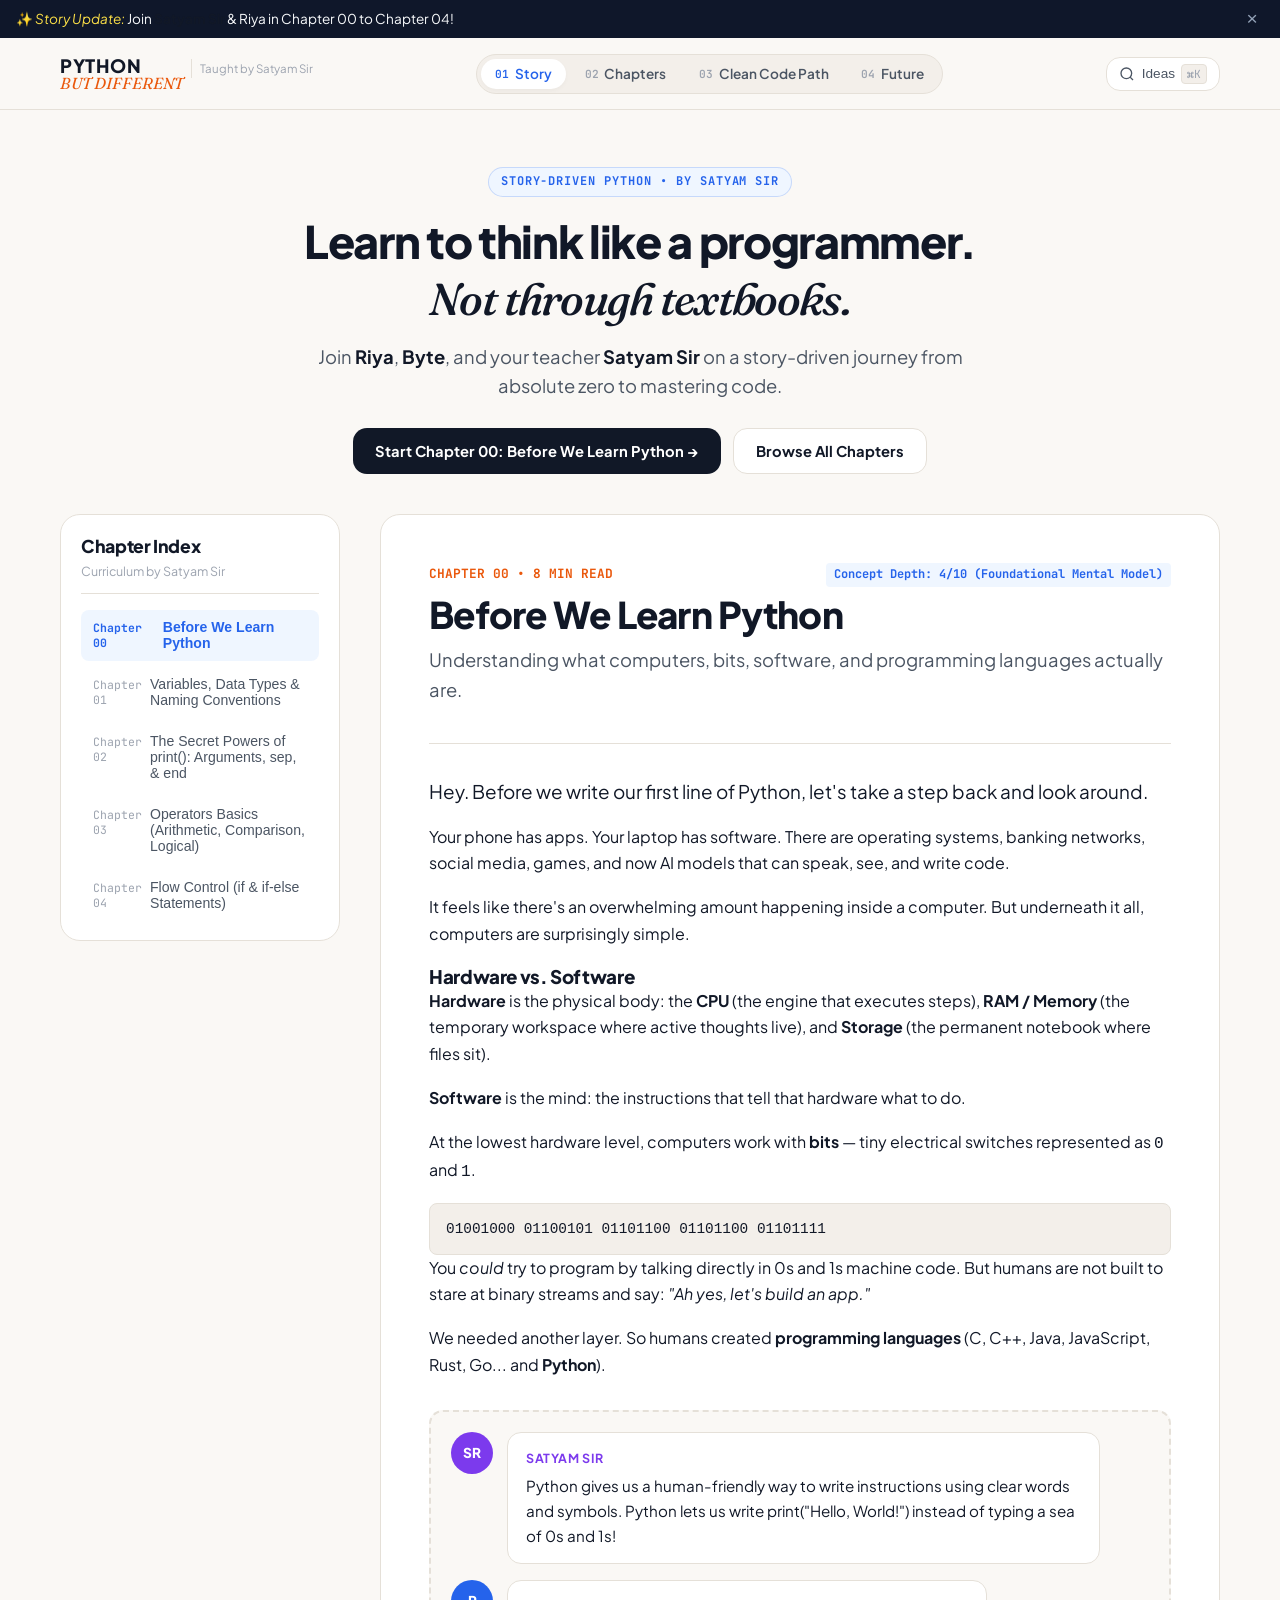
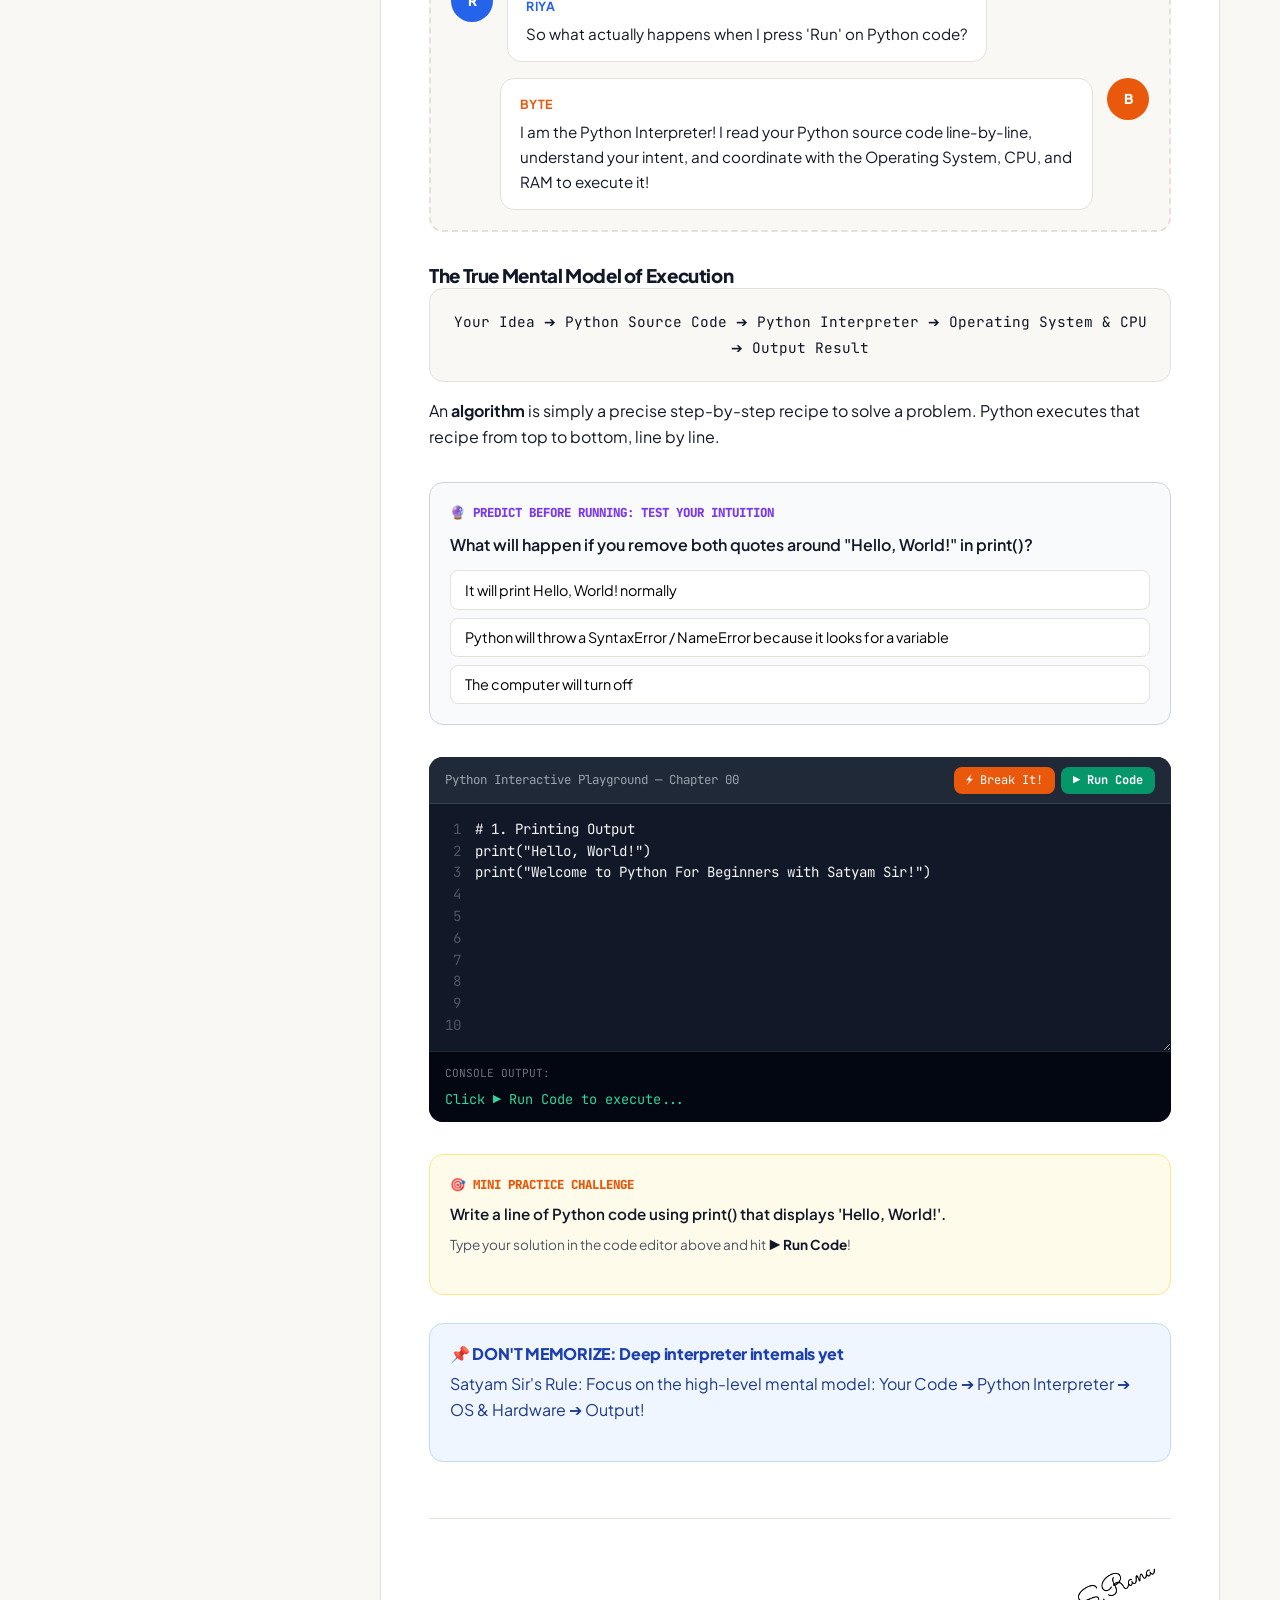
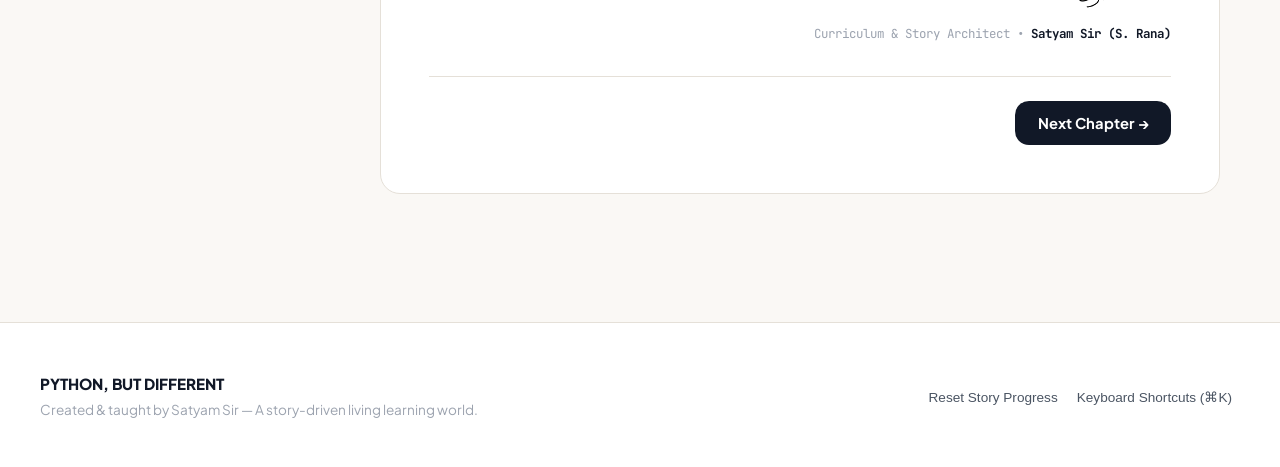
<file: index.html>
<!DOCTYPE html>
<html lang="en">
<head>
  <meta charset="UTF-8">
  <meta name="viewport" content="width=device-width, initial-scale=1.0">
  <title>PYTHON, BUT DIFFERENT — Taught by Satyam Sir</title>
  <meta name="description" content="An interactive, comic-style, story-driven learning experience created by Satyam Sir to master Python from absolute zero.">
  
  <!-- Google Fonts: Fraunces (Editorial Display), Plus Jakarta Sans (Clean Body), JetBrains Mono (Code) -->
  <link rel="preconnect" href="https://fonts.googleapis.com">
  <link rel="preconnect" href="https://fonts.gstatic.com" crossorigin>
  <link href="https://fonts.googleapis.com/css2?family=Fraunces:ital,opsz,wght@0,9..144,400..800;1,9..144,400..800&family=JetBrains+Mono:wght@400;500;600&family=Plus+Jakarta+Sans:wght@400;500;600;700;800&display=swap" rel="stylesheet">
  
  <!-- Stylesheet -->
  <link rel="stylesheet" href="styles.css">
</head>
<body>

  <!-- Top Announcement Bar -->
  <div class="top-banner" id="announcement-banner">
    <span>✨ <em>Story Update:</em> Join <strong>Satyam Sir</strong> &amp; Riya in Chapter 00 to Chapter 04!</span>
    <button class="banner-close" id="close-banner-btn" aria-label="Close banner">&times;</button>
  </div>

  <!-- Header Navigation -->
  <header class="site-header">
    <div class="header-container">
      
      <!-- Brand Logo -->
      <div class="brand">
        <a href="#" id="brand-link" class="logo-link">
          <span class="logo-main">PYTHON</span>
          <span class="logo-sub">BUT DIFFERENT</span>
        </a>
        <span class="brand-tag">Taught by Satyam Sir</span>
      </div>

      <!-- Navigation Worlds (Desktop & Tablet) -->
      <nav class="world-nav" aria-label="Main Navigation">
        <button class="nav-tab active" data-world="learn">
          <span class="tab-num">01</span> Story
        </button>
        <button class="nav-tab" data-world="chapters">
          <span class="tab-num">02</span> Chapters
        </button>
        <button class="nav-tab" data-world="think">
          <span class="tab-num">03</span> Clean Code Path
        </button>
        <button class="nav-tab" data-world="future">
          <span class="tab-num">04</span> Future
        </button>
      </nav>

      <!-- Right Header Actions -->
      <div class="header-actions">
        <button id="search-trigger-btn" class="search-btn" title="Search Idea Dictionary (⌘K)">
          <svg class="icon" viewBox="0 0 24 24" fill="none" stroke="currentColor" stroke-width="2">
            <circle cx="11" cy="11" r="8"></circle>
            <line x1="21" y1="21" x2="16.65" y2="16.65"></line>
          </svg>
          <span class="search-label">Ideas</span>
          <kbd class="kbd">⌘K</kbd>
        </button>
        
        <!-- Mobile Menu Toggle Button -->
        <button id="mobile-menu-toggle" class="mobile-toggle-btn" aria-label="Toggle Navigation Menu">
          <svg class="hamburger-icon" viewBox="0 0 24 24" fill="none" stroke="currentColor" stroke-width="2">
            <line x1="4" y1="6" x2="20" y2="6"></line>
            <line x1="4" y1="12" x2="20" y2="12"></line>
            <line x1="4" y1="18" x2="20" y2="18"></line>
          </svg>
        </button>
      </div>
    </div>

    <!-- Mobile Navigation Drawer -->
    <div id="mobile-nav-drawer" class="mobile-drawer hidden">
      <div class="mobile-drawer-inner">
        <div class="mobile-drawer-title">Navigation Worlds</div>
        <div class="mobile-nav-tabs">
          <button class="mobile-nav-tab active" data-world="learn">01. Story Reader</button>
          <button class="mobile-nav-tab" data-world="chapters">02. All Chapters</button>
          <button class="mobile-nav-tab" data-world="think">03. Clean Code Learning Path</button>
          <button class="mobile-nav-tab" data-world="future">04. The Future of Coding</button>
        </div>
      </div>
    </div>
  </header>

  <!-- Main Viewport -->
  <main id="app-viewport">
    
    <!-- ==================== WORLD 1: LEARN (Story Reader) ==================== -->
    <section id="world-learn" class="world-view active-view">
      
      <!-- Editorial Hero Banner -->
      <div class="hero-section">
        <div class="hero-badge">STORY-DRIVEN PYTHON &bull; BY SATYAM SIR</div>
        <h1 class="hero-title">Learn to think like a programmer. <br><span class="serif-italic">Not through textbooks.</span></h1>
        <p class="hero-subtitle">
          Join <strong>Riya</strong>, <strong>Byte</strong>, and your teacher <strong>Satyam Sir</strong> on a story-driven journey from absolute zero to mastering code.
        </p>
        <div class="hero-actions">
          <button class="btn btn-primary" id="hero-start-btn">Start Chapter 00: Before We Learn Python →</button>
          <button class="btn btn-secondary" id="hero-chapters-btn">Browse All Chapters</button>
        </div>
      </div>

      <!-- Main Reader Layout -->
      <div class="reader-layout">
        
        <!-- Sidebar -->
        <aside class="chapter-sidebar" id="chapter-sidebar">
          <div class="sidebar-header">
            <h3>Chapter Index</h3>
            <span class="sidebar-subtitle">Curriculum by Satyam Sir</span>
          </div>
          <ul class="chapter-list" id="sidebar-chapter-list">
            <!-- Dynamic Sidebar List -->
          </ul>
        </aside>

        <!-- Main Content Reading Area -->
        <article class="chapter-content-container" id="chapter-article">
          <!-- Chapter Content Injected via JS -->
        </article>

      </div>
    </section>

    <!-- ==================== WORLD 2: CHAPTERS (All Chapters Directory) ==================== -->
    <section id="world-chapters" class="world-view hidden-view">
      <div class="world-hero">
        <span class="world-tag">FULL CURRICULUM</span>
        <h2>The Chapter Universe</h2>
        <p class="world-desc">Explore the entire story chapter by chapter. Designed and taught by Satyam Sir.</p>
        
        <!-- Filter Controls -->
        <div class="chapters-filter-bar">
          <input type="text" id="chapters-search-input" placeholder="Search chapters by keyword (e.g. Variable, Operator, Typecasting)..." autocomplete="off">
          <div class="category-pills" id="category-pills">
            <button class="pill active" data-cat="all">All Topics</button>
            <button class="pill" data-cat="basics">Basics</button>
            <button class="pill" data-cat="logic">Logic &amp; Operators</button>
          </div>
        </div>
      </div>

      <div class="chapters-directory-grid" id="chapters-directory-grid">
        <!-- Rendered dynamically -->
      </div>
    </section>

    <!-- ==================== WORLD 3: THINK (Python Clean Code Learning Path) ==================== -->
    <section id="world-think" class="world-view hidden-view">
      <div class="world-hero">
        <span class="world-tag">PILLAR 03 — SATYAM SIR'S CURRICULUM</span>
        <h2>Python Clean Code Learning Path</h2>
        <p class="world-desc">Don't just write code that works. Write code that looks natural, expressive, and Pythonic.</p>
      </div>

      <!-- Teaching Pattern Banner -->
      <div class="think-showcase-container">
        <div class="showcase-card" style="background: linear-gradient(135deg, #EFF6FF 0%, #FAF8F5 100%); border-color: #BFDBFE;">
          <span class="card-num" style="color: var(--accent-blue);">SATYAM SIR'S TEACHING FORMULA</span>
          <h3 style="font-size: 1.5rem; margin-bottom: 0.75rem;">The Clean Code Method</h3>
          <div style="display: flex; gap: 0.5rem; flex-wrap: wrap; font-family: var(--font-mono); font-size: 0.85rem; font-weight: 700;">
            <span style="background: white; padding: 0.4rem 0.75rem; border-radius: 6px; border: 1px solid #DBEAFE;">1. Concept</span> ➔ 
            <span style="background: #FEF2F2; color: #991B1B; padding: 0.4rem 0.75rem; border-radius: 6px; border: 1px solid #FCA5A5;">2. Bad Code</span> ➔ 
            <span style="background: #FFFBEB; color: #92400E; padding: 0.4rem 0.75rem; border-radius: 6px; border: 1px solid #FDE68A;">3. Why It's Bad</span> ➔ 
            <span style="background: #ECFDF5; color: #065F46; padding: 0.4rem 0.75rem; border-radius: 6px; border: 1px solid #A7F3D0;">4. Clean Code</span> ➔ 
            <span style="background: white; padding: 0.4rem 0.75rem; border-radius: 6px; border: 1px solid #DBEAFE;">5. Why Better</span> ➔ 
            <span style="background: #EFF6FF; color: #1E40AF; padding: 0.4rem 0.75rem; border-radius: 6px; border: 1px solid #BFDBFE;">6. Real Practice</span>
          </div>
        </div>
      </div>

      <!-- Interactive Refactoring Transformer Showcase -->
      <div class="think-showcase-container">
        <div class="showcase-card">
          <div class="showcase-header">
            <div>
              <span class="card-num">INTERACTIVE REFACTORING DEMO</span>
              <h3>Single Responsibility Principle (SRP)</h3>
            </div>
            <button class="btn btn-secondary" id="toggle-clean-code-btn">Toggle Style (Messy vs. Clean SRP)</button>
          </div>
          <div class="code-preview-box" id="clean-code-preview-box">
            <!-- Injected via JS -->
          </div>
        </div>
      </div>

      <!-- Level Filter Pills -->
      <div class="think-showcase-container">
        <div class="category-pills" id="level-pills">
          <button class="pill active" data-level="top20">⭐ Top 20 Essential List</button>
          <button class="pill" data-level="table">📊 40-Topic Master Priority Table</button>
          <button class="pill" data-level="l1">Level 1: Understandable Python</button>
          <button class="pill" data-level="l2">Level 2: Pythonic Thinking</button>
          <button class="pill" data-level="l3">Level 3: Functions Done Right</button>
          <button class="pill" data-level="l4">Level 4: Error Handling</button>
          <button class="pill" data-level="l5">Level 5: OOP Clean Code</button>
          <button class="pill" data-level="l6">Level 6: Project Structure</button>
          <button class="pill" data-level="l7">Level 7: Type Hints</button>
          <button class="pill" data-level="l8">Level 8: Testing</button>
          <button class="pill" data-level="l9">Level 9: Refactoring</button>
          <button class="pill" data-level="l10">Level 10: Code Smells</button>
          <button class="pill" data-level="l11">Level 11: Core Principles (KISS, DRY, YAGNI)</button>
          <button class="pill" data-level="l12">Level 12: Advanced Python</button>
        </div>
      </div>

      <!-- Clean Code Levels Grid -->
      <div class="think-grid" id="think-cards-container">
        <!-- Populated dynamically via JS -->
      </div>
    </section>

    <!-- ==================== WORLD 4: FUTURE (Editorial Manifesto & Timeline) ==================== -->
    <section id="world-future" class="world-view hidden-view">
      <div class="future-essay-container">
        
        <!-- Hero Manifesto Header -->
        <div class="essay-header">
          <span class="world-tag">PILLAR 04 — PHILOSOPHY &amp; FUTURE</span>
          <h1 class="essay-title">What Happens When AI Writes the Code?</h1>
          <div class="essay-meta">
            <span>By Satyam Sir</span> &bull; <span>5 min read</span> &bull; <span>The Future of Software</span>
          </div>
        </div>

        <div class="essay-body">
          <p class="lead-text">
            In 1990, programmers wrote every byte of assembly by hand. In 2010, open-source libraries did 80% of the work. Today, AI models generate entire modules in seconds.
          </p>

          <!-- Interactive Timeline -->
          <div class="timeline-wrapper">
            <h3 class="timeline-title">The Evolution of Software Engineering</h3>
            <div class="timeline-grid">
              <div class="timeline-node">
                <span class="node-year">1990</span>
                <h4>Manual Bytes</h4>
                <p>Writing raw memory pointers and assembly instructions line by line.</p>
              </div>
              <div class="timeline-node">
                <span class="node-year">2010</span>
                <h4>Framework Era</h4>
                <p>Reusing open-source packages and high-level language abstractions.</p>
              </div>
              <div class="timeline-node">
                <span class="node-year">2026</span>
                <h4>AI Pair Coding</h4>
                <p>LLM assistants generating boilerplate and suggesting real-time edits.</p>
              </div>
              <div class="timeline-node highlight-node">
                <span class="node-year">FUTURE</span>
                <h4>The Architect Era</h4>
                <p>Humans specifying problem intent, system design, and human empathy.</p>
              </div>
            </div>
          </div>

          <hr class="divider">

          <h3>Does coding disappear?</h3>
          <p>
            No. But the definition of coding shifts from <em>syntax transcription</em> to <em>intent specification and architectural judgement</em>.
          </p>
          <p>
            When syntax becomes effortless, understanding <strong>problems, data flow, edge cases, and human intent</strong> becomes the ultimate superpower.
          </p>

          <blockquote class="editorial-quote">
            "The computer doesn't care how hard you worked on the code. It only cares whether your logic reflects reality." — Satyam Sir
          </blockquote>

          <h3>What remains uniquely human?</h3>
          
          <div class="superpower-grid">
            <div class="superpower-card">
              <div class="sp-icon">🧠</div>
              <h4>Architectural Intent</h4>
              <p>Deciding <em>what</em> problem is worth solving before instructing an AI or computer how to code it.</p>
            </div>

            <div class="superpower-card">
              <div class="sp-icon">💡</div>
              <h4>Taste &amp; Minimalism</h4>
              <p>Refusing bloated code. Knowing what features to omit to keep systems elegant and fast.</p>
            </div>

            <div class="superpower-card">
              <div class="sp-icon">❤️</div>
              <h4>Empathy &amp; UX</h4>
              <p>Understanding real human feelings, workflow friction, and creating software that delights people.</p>
            </div>
          </div>

        </div>
      </div>
    </section>

  </main>

  <!-- ==================== GLOBAL IDEA DICTIONARY DRAWER (⌘K) ==================== -->
  <div id="idea-modal-backdrop" class="modal-backdrop hidden">
    <div class="idea-modal">
      <div class="modal-header">
        <div class="modal-search-box">
          <svg class="search-icon" viewBox="0 0 24 24" fill="none" stroke="currentColor" stroke-width="2">
            <circle cx="11" cy="11" r="8"></circle>
            <line x1="21" y1="21" x2="16.65" y2="16.65"></line>
          </svg>
          <input type="text" id="dictionary-search-input" placeholder="Search concepts (e.g. Variable, Operator, Typecasting)..." autocomplete="off">
          <span class="modal-esc-tag">ESC</span>
        </div>
      </div>
      <div class="modal-body" id="dictionary-results-container">
        <!-- Populated via JS -->
      </div>
      <div class="modal-footer">
        <span>Tip: Click any highlighted word in any story chapter to inspect its plain-English mental model.</span>
      </div>
    </div>
  </div>

  <!-- Footer -->
  <footer class="site-footer">
    <div class="footer-container">
      <div class="footer-brand">
        <span class="footer-title">PYTHON, BUT DIFFERENT</span>
        <p>Created &amp; taught by Satyam Sir — A story-driven living learning world.</p>
      </div>
      <div class="footer-links">
        <button class="footer-link-btn" id="footer-reset-btn">Reset Story Progress</button>
        <button class="footer-link-btn" id="footer-shortcut-btn">Keyboard Shortcuts (⌘K)</button>
      </div>
    </div>
  </footer>

  <!-- Scripts -->
  <script src="dictionary.js" type="module"></script>
  <script src="chapters.js" type="module"></script>
  <script src="app.js" type="module"></script>
</body>
</html>
</file>
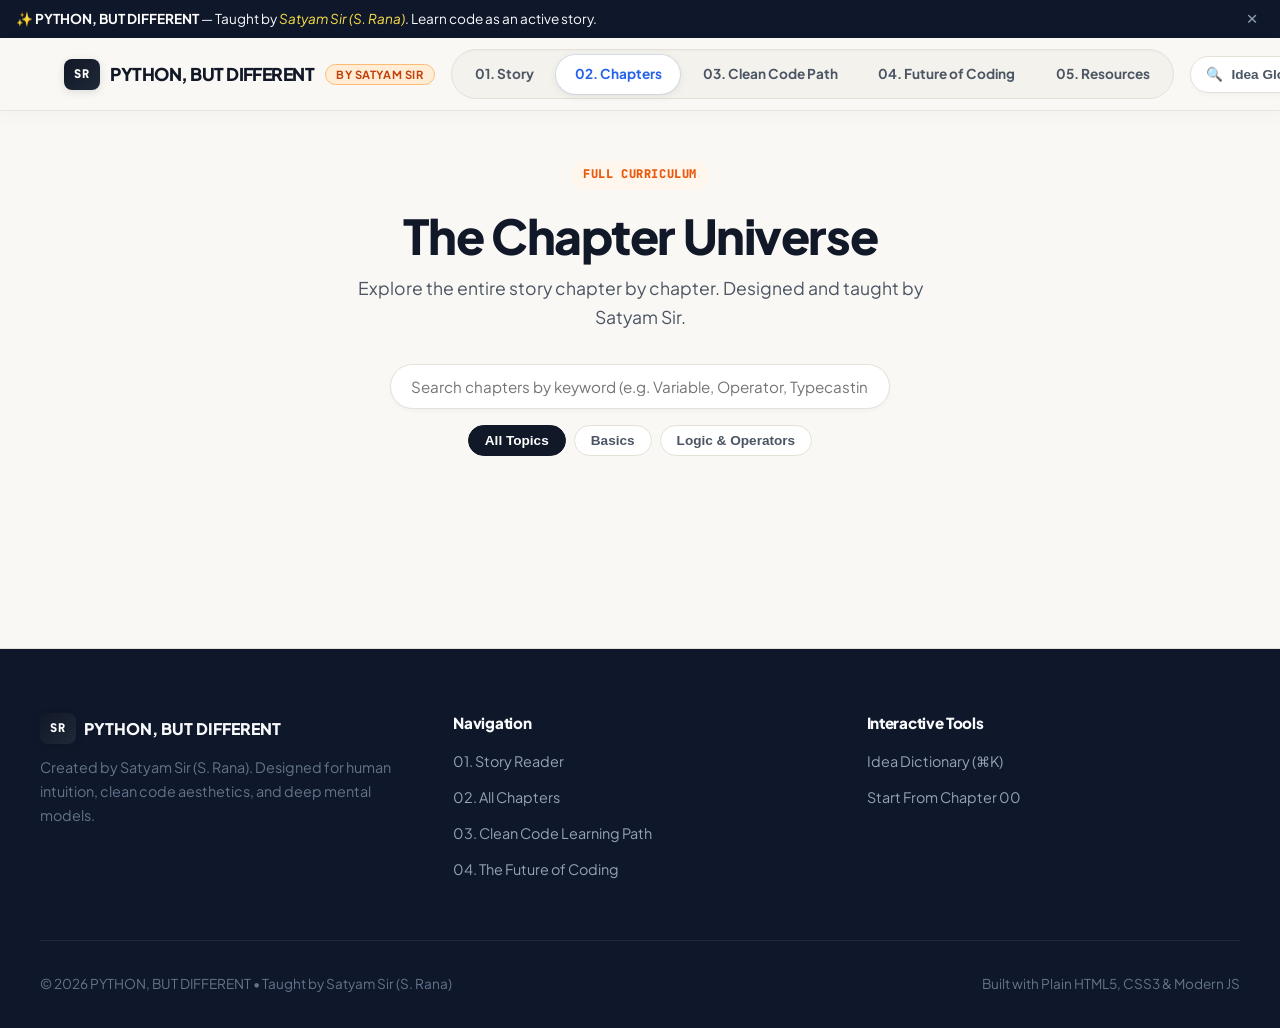
<file: chapters.html>
<!DOCTYPE html>
<html lang="en">
<head>
  <meta charset="UTF-8">
  <meta name="viewport" content="width=device-width, initial-scale=1.0">
  <title>02. All Chapters — PYTHON, BUT DIFFERENT | By Satyam Sir</title>
  
  <!-- Google Fonts -->
  <link rel="preconnect" href="https://fonts.googleapis.com">
  <link rel="preconnect" href="https://fonts.gstatic.com" crossorigin>
  <link href="https://fonts.googleapis.com/css2?family=Fraunces:ital,opsz,wght@0,9..144,400..900;1,9..144,400..900&family=JetBrains+Mono:wght@400;600;800&family=Plus+Jakarta+Sans:wght@400;500;600;700;800&display=swap" rel="stylesheet">
  
  <!-- CSS Stylesheets -->
  <link rel="stylesheet" href="common.css">
  <link rel="stylesheet" href="chapters.css">
</head>
<body data-page="chapters">

  <!-- Top Announcement Banner -->
  <div id="announcement-banner" class="top-banner">
    <div>
      ✨ <strong>PYTHON, BUT DIFFERENT</strong> — Taught by <em>Satyam Sir (S. Rana)</em>. Learn code as an active story.
    </div>
    <button id="close-banner-btn" class="banner-close" aria-label="Close banner">&times;</button>
  </div>

  <!-- Sticky Global Navigation Header -->
  <header class="site-header">
    <div class="header-container">
      
      <!-- Brand Logo & Title -->
      <a href="index.html" class="brand-link">
        <span class="brand-logo-badge">SR</span>
        <span class="brand-text">PYTHON, BUT DIFFERENT</span>
        <span class="brand-tagline">BY SATYAM SIR</span>
      </a>

      <!-- Desktop Navigation Tabs -->
      <nav class="site-nav">
        <div class="nav-tabs">
          <a href="index.html" class="nav-tab">01. Story</a>
          <a href="chapters.html" class="nav-tab active">02. Chapters</a>
          <a href="cleancode.html" class="nav-tab">03. Clean Code Path</a>
          <a href="future.html" class="nav-tab">04. Future of Coding</a>
          <a href="resources.html" class="nav-tab">05. Resources</a>
        </div>
      </nav>

      <!-- Right Header Actions -->
      <div class="header-actions">
        <button class="search-trigger-btn" id="search-trigger-btn" title="Search Idea Dictionary (⌘K)">
          🔍 <span>Idea Glossary</span> <kbd>⌘K</kbd>
        </button>
        <button class="mobile-toggle" id="mobile-menu-toggle" aria-label="Toggle Menu">☰</button>
      </div>

    </div>

    <!-- Mobile Drawer -->
    <div id="mobile-nav-drawer" class="mobile-drawer hidden">
      <div class="mobile-nav-tabs">
        <a href="index.html" class="mobile-nav-tab">01. Story Reader</a>
        <a href="chapters.html" class="mobile-nav-tab active">02. All Chapters</a>
        <a href="cleancode.html" class="mobile-nav-tab">03. Clean Code Path</a>
        <a href="future.html" class="mobile-nav-tab">04. The Future of Coding</a>
        <a href="resources.html" class="mobile-nav-tab">05. Recommended Resources</a>
      </div>
    </div>
  </header>

  <!-- Main Viewport -->
  <main id="app-viewport">
    <section id="world-chapters" class="world-view active-view">
      <div class="world-hero">
        <span class="world-tag">FULL CURRICULUM</span>
        <h2>The Chapter Universe</h2>
        <p class="world-desc">Explore the entire story chapter by chapter. Designed and taught by Satyam Sir.</p>
        
        <!-- Filter Controls -->
        <div class="chapters-filter-bar">
          <input type="text" id="chapters-search-input" placeholder="Search chapters by keyword (e.g. Variable, Operator, Typecasting)..." autocomplete="off">
          <div class="category-pills" id="category-pills">
            <button class="pill active" data-cat="all">All Topics</button>
            <button class="pill" data-cat="basics">Basics</button>
            <button class="pill" data-cat="logic">Logic &amp; Operators</button>
          </div>
        </div>
      </div>

      <div class="chapters-directory-grid" id="chapters-directory-grid">
        <!-- Rendered dynamically via JS -->
      </div>
    </section>
  </main>

  <!-- Global Footer -->
  <footer class="site-footer">
    <div class="footer-container">
      <div class="footer-top">
        <div class="footer-brand">
          <div style="display: flex; align-items: center; gap: 0.5rem; margin-bottom: 0.5rem;">
            <span class="brand-logo-badge">SR</span>
            <span style="font-weight: 800; color: #F8FAFC;">PYTHON, BUT DIFFERENT</span>
          </div>
          <p>Created by Satyam Sir (S. Rana). Designed for human intuition, clean code aesthetics, and deep mental models.</p>
        </div>
        <div class="footer-col">
          <h4>Navigation</h4>
          <ul>
            <li><a href="index.html">01. Story Reader</a></li>
            <li><a href="chapters.html">02. All Chapters</a></li>
            <li><a href="cleancode.html">03. Clean Code Learning Path</a></li>
            <li><a href="future.html">04. The Future of Coding</a></li>
          </ul>
        </div>
        <div class="footer-col">
          <h4>Interactive Tools</h4>
          <ul>
            <li><a href="#" id="footer-shortcut-btn">Idea Dictionary (⌘K)</a></li>
            <li><a href="index.html">Start From Chapter 00</a></li>
          </ul>
        </div>
      </div>
      <div class="footer-bottom">
        <span>&copy; 2026 PYTHON, BUT DIFFERENT &bull; Taught by Satyam Sir (S. Rana)</span>
        <span>Built with Plain HTML5, CSS3 &amp; Modern JS</span>
      </div>
    </div>
  </footer>

  <!-- Idea Dictionary Search Modal -->
  <div id="idea-modal-backdrop" class="modal-backdrop hidden">
    <div class="dictionary-card">
      <div class="dict-header">
        <span>🔍</span>
        <input type="text" id="dictionary-search-input" placeholder="Search Python concepts &amp; metaphors..." autocomplete="off">
      </div>
      <div class="dict-results" id="dictionary-results-container">
        <!-- Results populated via JS -->
      </div>
    </div>
  </div>

  <!-- Application Modules -->
  <script type="module" src="app.js"></script>
</body>
</html>
</file>
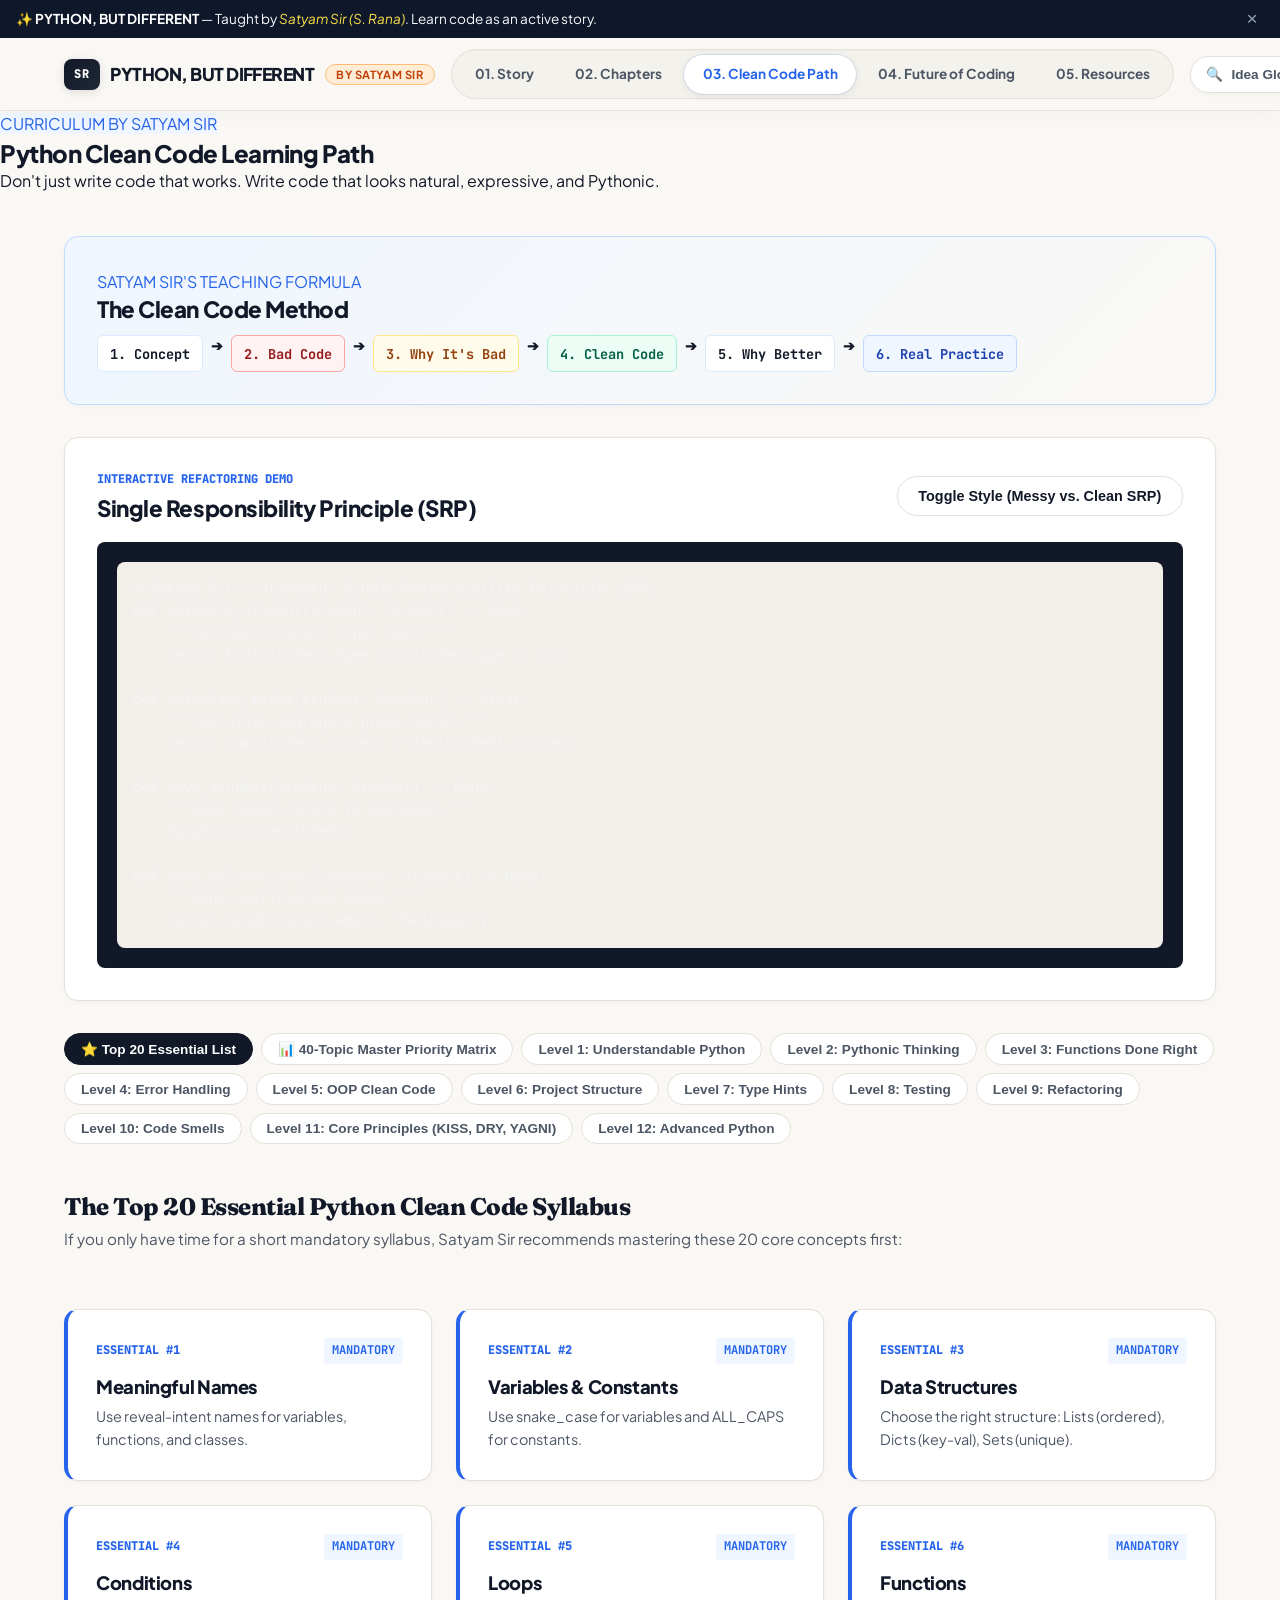
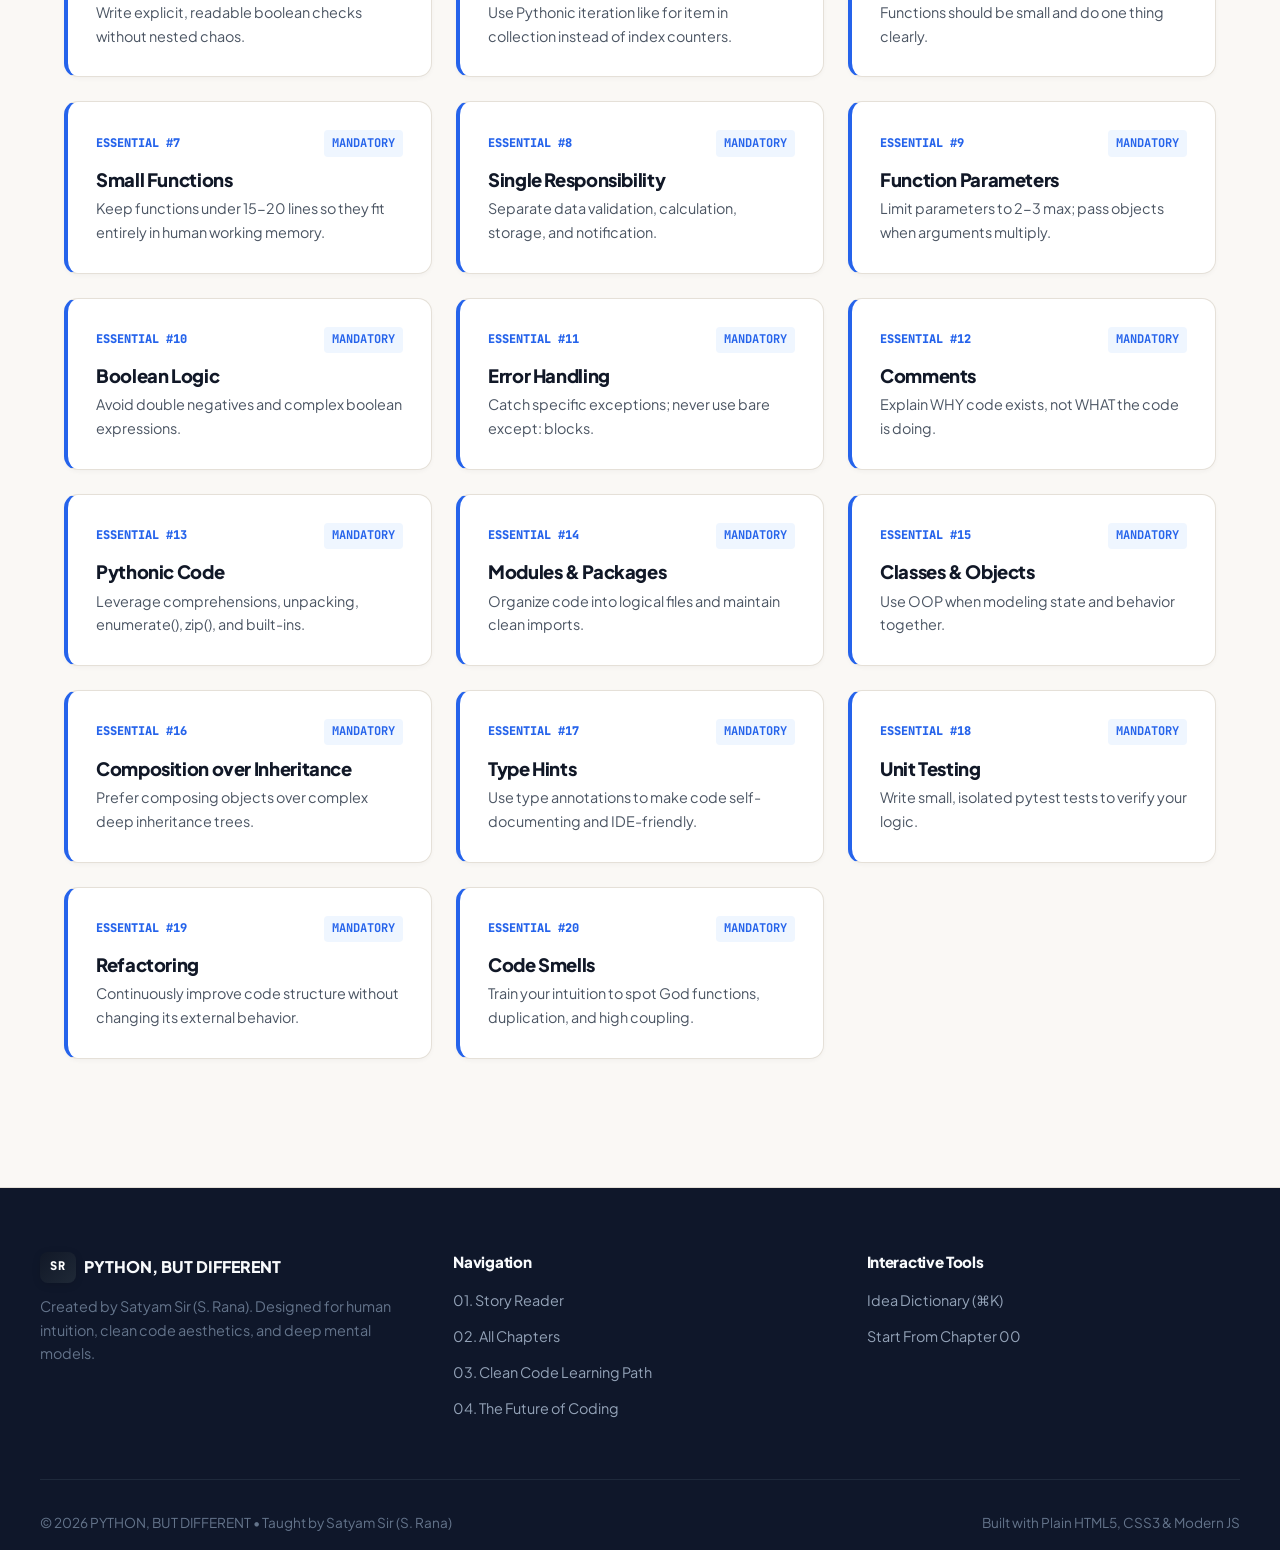
<file: cleancode.html>
<!DOCTYPE html>
<html lang="en">
<head>
  <meta charset="UTF-8">
  <meta name="viewport" content="width=device-width, initial-scale=1.0">
  <title>03. Clean Code Learning Path — PYTHON, BUT DIFFERENT | By Satyam Sir</title>
  
  <!-- Google Fonts -->
  <link rel="preconnect" href="https://fonts.googleapis.com">
  <link rel="preconnect" href="https://fonts.gstatic.com" crossorigin>
  <link href="https://fonts.googleapis.com/css2?family=Fraunces:ital,opsz,wght@0,9..144,400..900;1,9..144,400..900&family=JetBrains+Mono:wght@400;600;800&family=Plus+Jakarta+Sans:wght@400;500;600;700;800&display=swap" rel="stylesheet">
  
  <!-- CSS Stylesheets -->
  <link rel="stylesheet" href="common.css">
  <link rel="stylesheet" href="cleancode.css">
</head>
<body data-page="cleancode">

  <!-- Top Announcement Banner -->
  <div id="announcement-banner" class="top-banner">
    <div>
      ✨ <strong>PYTHON, BUT DIFFERENT</strong> — Taught by <em>Satyam Sir (S. Rana)</em>. Learn code as an active story.
    </div>
    <button id="close-banner-btn" class="banner-close" aria-label="Close banner">&times;</button>
  </div>

  <!-- Sticky Global Navigation Header -->
  <header class="site-header">
    <div class="header-container">
      
      <!-- Brand Logo & Title -->
      <a href="index.html" class="brand-link">
        <span class="brand-logo-badge">SR</span>
        <span class="brand-text">PYTHON, BUT DIFFERENT</span>
        <span class="brand-tagline">BY SATYAM SIR</span>
      </a>

      <!-- Desktop Navigation Tabs -->
      <nav class="site-nav">
        <div class="nav-tabs">
          <a href="index.html" class="nav-tab">01. Story</a>
          <a href="chapters.html" class="nav-tab">02. Chapters</a>
          <a href="cleancode.html" class="nav-tab active">03. Clean Code Path</a>
          <a href="future.html" class="nav-tab">04. Future of Coding</a>
          <a href="resources.html" class="nav-tab">05. Resources</a>
        </div>
      </nav>

      <!-- Right Header Actions -->
      <div class="header-actions">
        <button class="search-trigger-btn" id="search-trigger-btn" title="Search Idea Dictionary (⌘K)">
          🔍 <span>Idea Glossary</span> <kbd>⌘K</kbd>
        </button>
        <button class="mobile-toggle" id="mobile-menu-toggle" aria-label="Toggle Menu">☰</button>
      </div>

    </div>

    <!-- Mobile Drawer -->
    <div id="mobile-nav-drawer" class="mobile-drawer hidden">
      <div class="mobile-nav-tabs">
        <a href="index.html" class="mobile-nav-tab">01. Story Reader</a>
        <a href="chapters.html" class="mobile-nav-tab">02. All Chapters</a>
        <a href="cleancode.html" class="mobile-nav-tab active">03. Clean Code Path</a>
        <a href="future.html" class="mobile-nav-tab">04. The Future of Coding</a>
        <a href="resources.html" class="mobile-nav-tab">05. Recommended Resources</a>
      </div>
    </div>
  </header>

  <!-- Main Viewport -->
  <main id="app-viewport">
    <section id="world-think" class="world-view active-view">
      <div class="world-hero" style="padding-bottom: 1.5rem;">
        <span class="world-tag" style="background-color: var(--accent-blue-light); color: var(--accent-blue);">CURRICULUM BY SATYAM SIR</span>
        <h2>Python Clean Code Learning Path</h2>
        <p class="world-desc">Don't just write code that works. Write code that looks natural, expressive, and Pythonic.</p>
      </div>

      <!-- Teaching Pattern Banner -->
      <div class="think-showcase-container">
        <div class="showcase-card" style="background: linear-gradient(135deg, #EFF6FF 0%, #FAF8F5 100%); border-color: #BFDBFE;">
          <span class="card-num" style="color: var(--accent-blue);">SATYAM SIR'S TEACHING FORMULA</span>
          <h3 style="font-size: 1.4rem; margin-bottom: 0.75rem;">The Clean Code Method</h3>
          <div style="display: flex; gap: 0.5rem; flex-wrap: wrap; font-family: var(--font-mono); font-size: 0.85rem; font-weight: 700;">
            <span style="background: white; padding: 0.4rem 0.75rem; border-radius: 6px; border: 1px solid #DBEAFE;">1. Concept</span> ➔ 
            <span style="background: #FEF2F2; color: #991B1B; padding: 0.4rem 0.75rem; border-radius: 6px; border: 1px solid #FCA5A5;">2. Bad Code</span> ➔ 
            <span style="background: #FFFBEB; color: #92400E; padding: 0.4rem 0.75rem; border-radius: 6px; border: 1px solid #FDE68A;">3. Why It's Bad</span> ➔ 
            <span style="background: #ECFDF5; color: #065F46; padding: 0.4rem 0.75rem; border-radius: 6px; border: 1px solid #A7F3D0;">4. Clean Code</span> ➔ 
            <span style="background: white; padding: 0.4rem 0.75rem; border-radius: 6px; border: 1px solid #DBEAFE;">5. Why Better</span> ➔ 
            <span style="background: #EFF6FF; color: #1E40AF; padding: 0.4rem 0.75rem; border-radius: 6px; border: 1px solid #BFDBFE;">6. Real Practice</span>
          </div>
        </div>
      </div>

      <!-- Interactive Refactoring Transformer Showcase -->
      <div class="think-showcase-container">
        <div class="showcase-card">
          <div class="showcase-header">
            <div>
              <span class="card-num">INTERACTIVE REFACTORING DEMO</span>
              <h3>Single Responsibility Principle (SRP)</h3>
            </div>
            <button class="btn btn-secondary" id="toggle-clean-code-btn">Toggle Style (Messy vs. Clean SRP)</button>
          </div>
          <div class="code-preview-box" id="clean-code-preview-box">
            <!-- Injected via JS -->
          </div>
        </div>
      </div>

      <!-- Level Filter Pills -->
      <div class="think-showcase-container">
        <div class="category-pills" id="level-pills">
          <button class="pill active" data-level="top20">⭐ Top 20 Essential List</button>
          <button class="pill" data-level="table">📊 40-Topic Master Priority Matrix</button>
          <button class="pill" data-level="l1">Level 1: Understandable Python</button>
          <button class="pill" data-level="l2">Level 2: Pythonic Thinking</button>
          <button class="pill" data-level="l3">Level 3: Functions Done Right</button>
          <button class="pill" data-level="l4">Level 4: Error Handling</button>
          <button class="pill" data-level="l5">Level 5: OOP Clean Code</button>
          <button class="pill" data-level="l6">Level 6: Project Structure</button>
          <button class="pill" data-level="l7">Level 7: Type Hints</button>
          <button class="pill" data-level="l8">Level 8: Testing</button>
          <button class="pill" data-level="l9">Level 9: Refactoring</button>
          <button class="pill" data-level="l10">Level 10: Code Smells</button>
          <button class="pill" data-level="l11">Level 11: Core Principles (KISS, DRY, YAGNI)</button>
          <button class="pill" data-level="l12">Level 12: Advanced Python</button>
        </div>
      </div>

      <!-- Clean Code Levels Grid -->
      <div class="think-grid" id="think-cards-container">
        <!-- Populated dynamically via JS -->
      </div>
    </section>
  </main>

  <!-- Global Footer -->
  <footer class="site-footer">
    <div class="footer-container">
      <div class="footer-top">
        <div class="footer-brand">
          <div style="display: flex; align-items: center; gap: 0.5rem; margin-bottom: 0.5rem;">
            <span class="brand-logo-badge">SR</span>
            <span style="font-weight: 800; color: #F8FAFC;">PYTHON, BUT DIFFERENT</span>
          </div>
          <p>Created by Satyam Sir (S. Rana). Designed for human intuition, clean code aesthetics, and deep mental models.</p>
        </div>
        <div class="footer-col">
          <h4>Navigation</h4>
          <ul>
            <li><a href="index.html">01. Story Reader</a></li>
            <li><a href="chapters.html">02. All Chapters</a></li>
            <li><a href="cleancode.html">03. Clean Code Learning Path</a></li>
            <li><a href="future.html">04. The Future of Coding</a></li>
          </ul>
        </div>
        <div class="footer-col">
          <h4>Interactive Tools</h4>
          <ul>
            <li><a href="#" id="footer-shortcut-btn">Idea Dictionary (⌘K)</a></li>
            <li><a href="index.html">Start From Chapter 00</a></li>
          </ul>
        </div>
      </div>
      <div class="footer-bottom">
        <span>&copy; 2026 PYTHON, BUT DIFFERENT &bull; Taught by Satyam Sir (S. Rana)</span>
        <span>Built with Plain HTML5, CSS3 &amp; Modern JS</span>
      </div>
    </div>
  </footer>

  <!-- Idea Dictionary Search Modal -->
  <div id="idea-modal-backdrop" class="modal-backdrop hidden">
    <div class="dictionary-card">
      <div class="dict-header">
        <span>🔍</span>
        <input type="text" id="dictionary-search-input" placeholder="Search Python concepts &amp; metaphors..." autocomplete="off">
      </div>
      <div class="dict-results" id="dictionary-results-container">
        <!-- Results populated via JS -->
      </div>
    </div>
  </div>

  <!-- Application Modules -->
  <script type="module" src="app.js"></script>
</body>
</html>
</file>
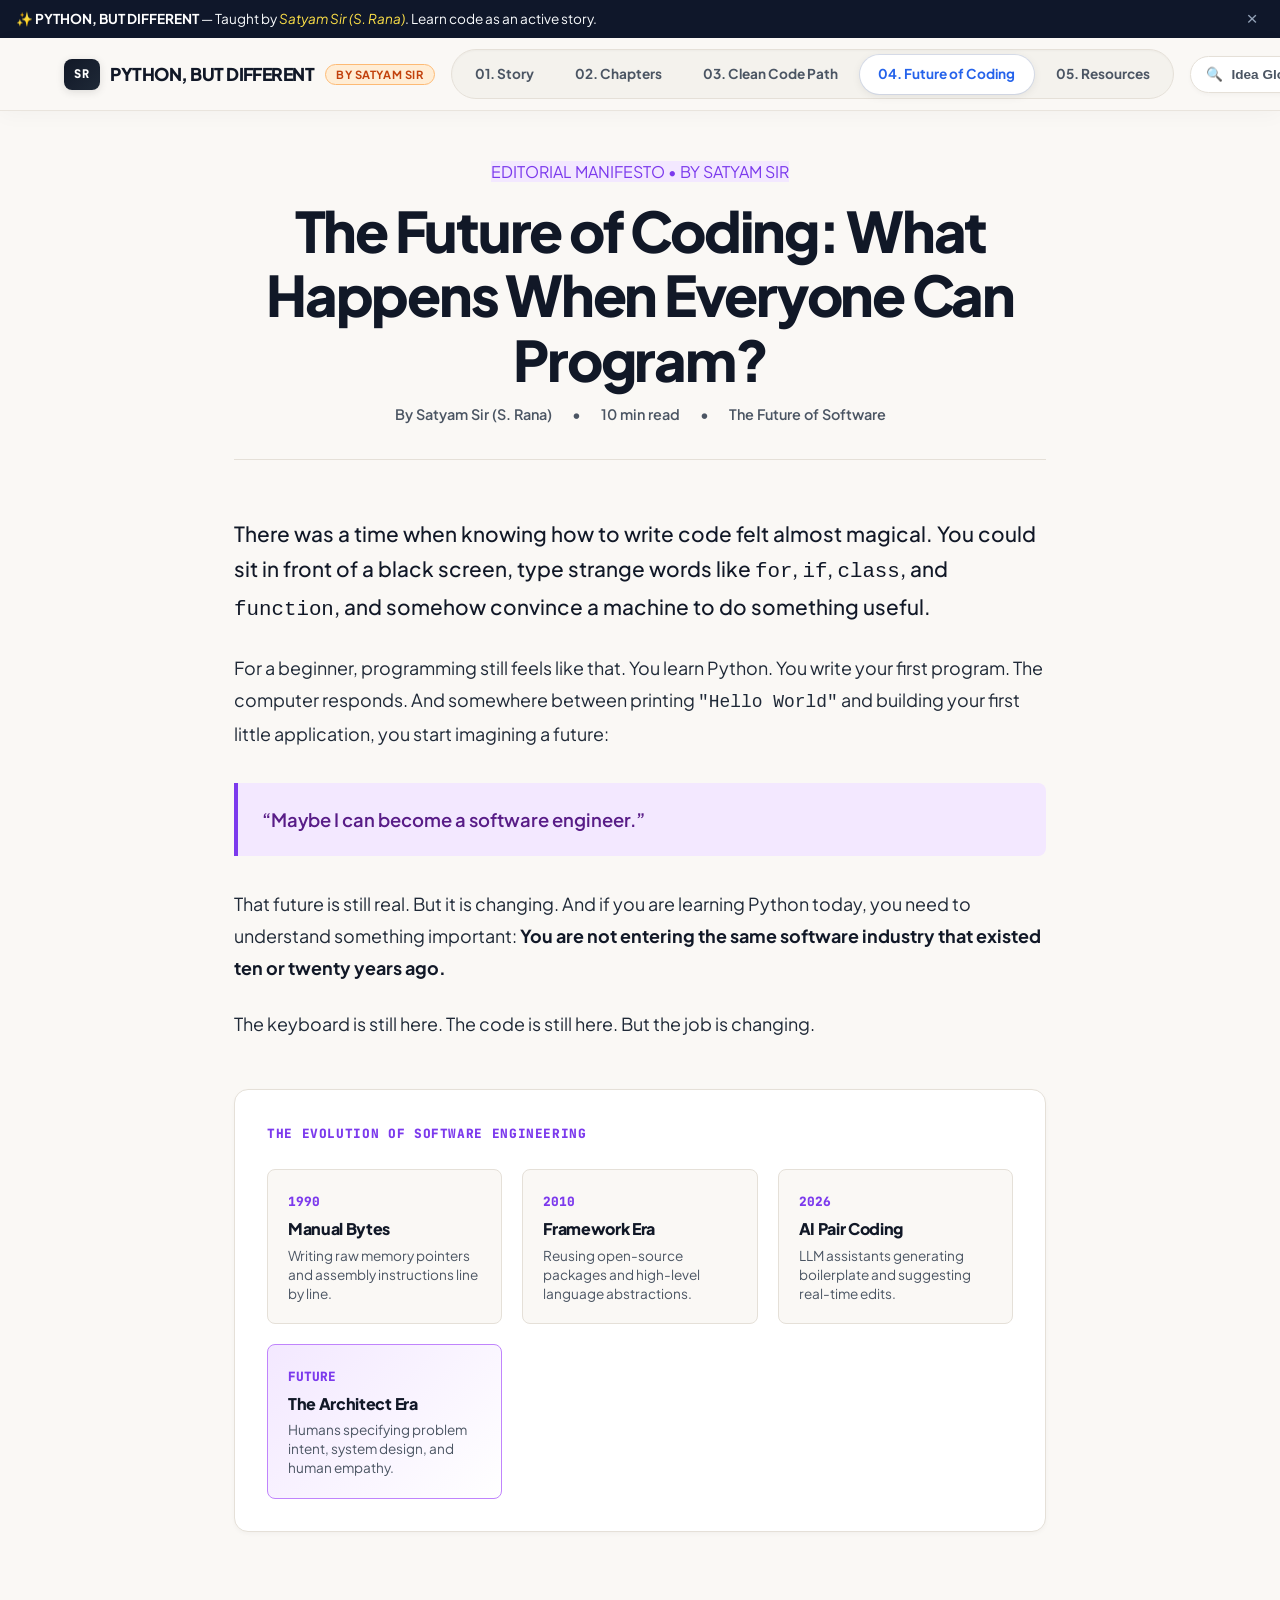
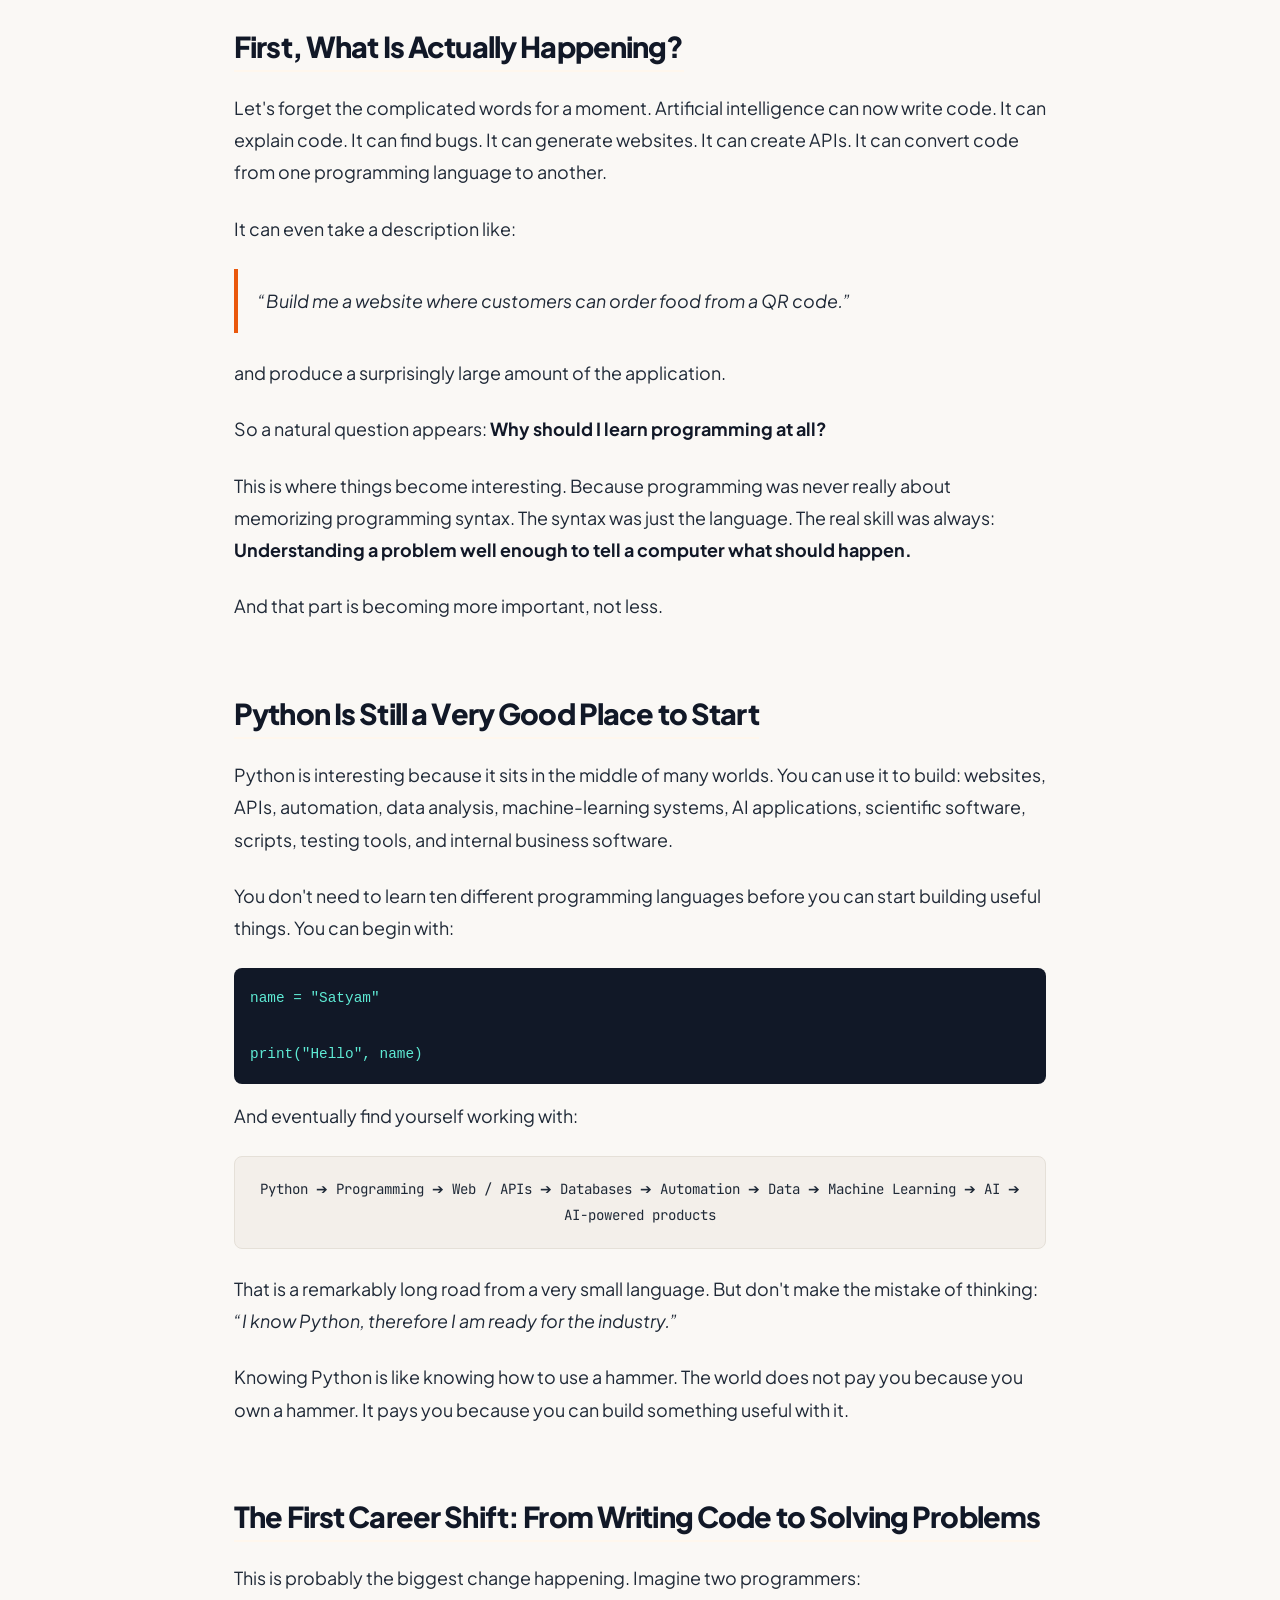
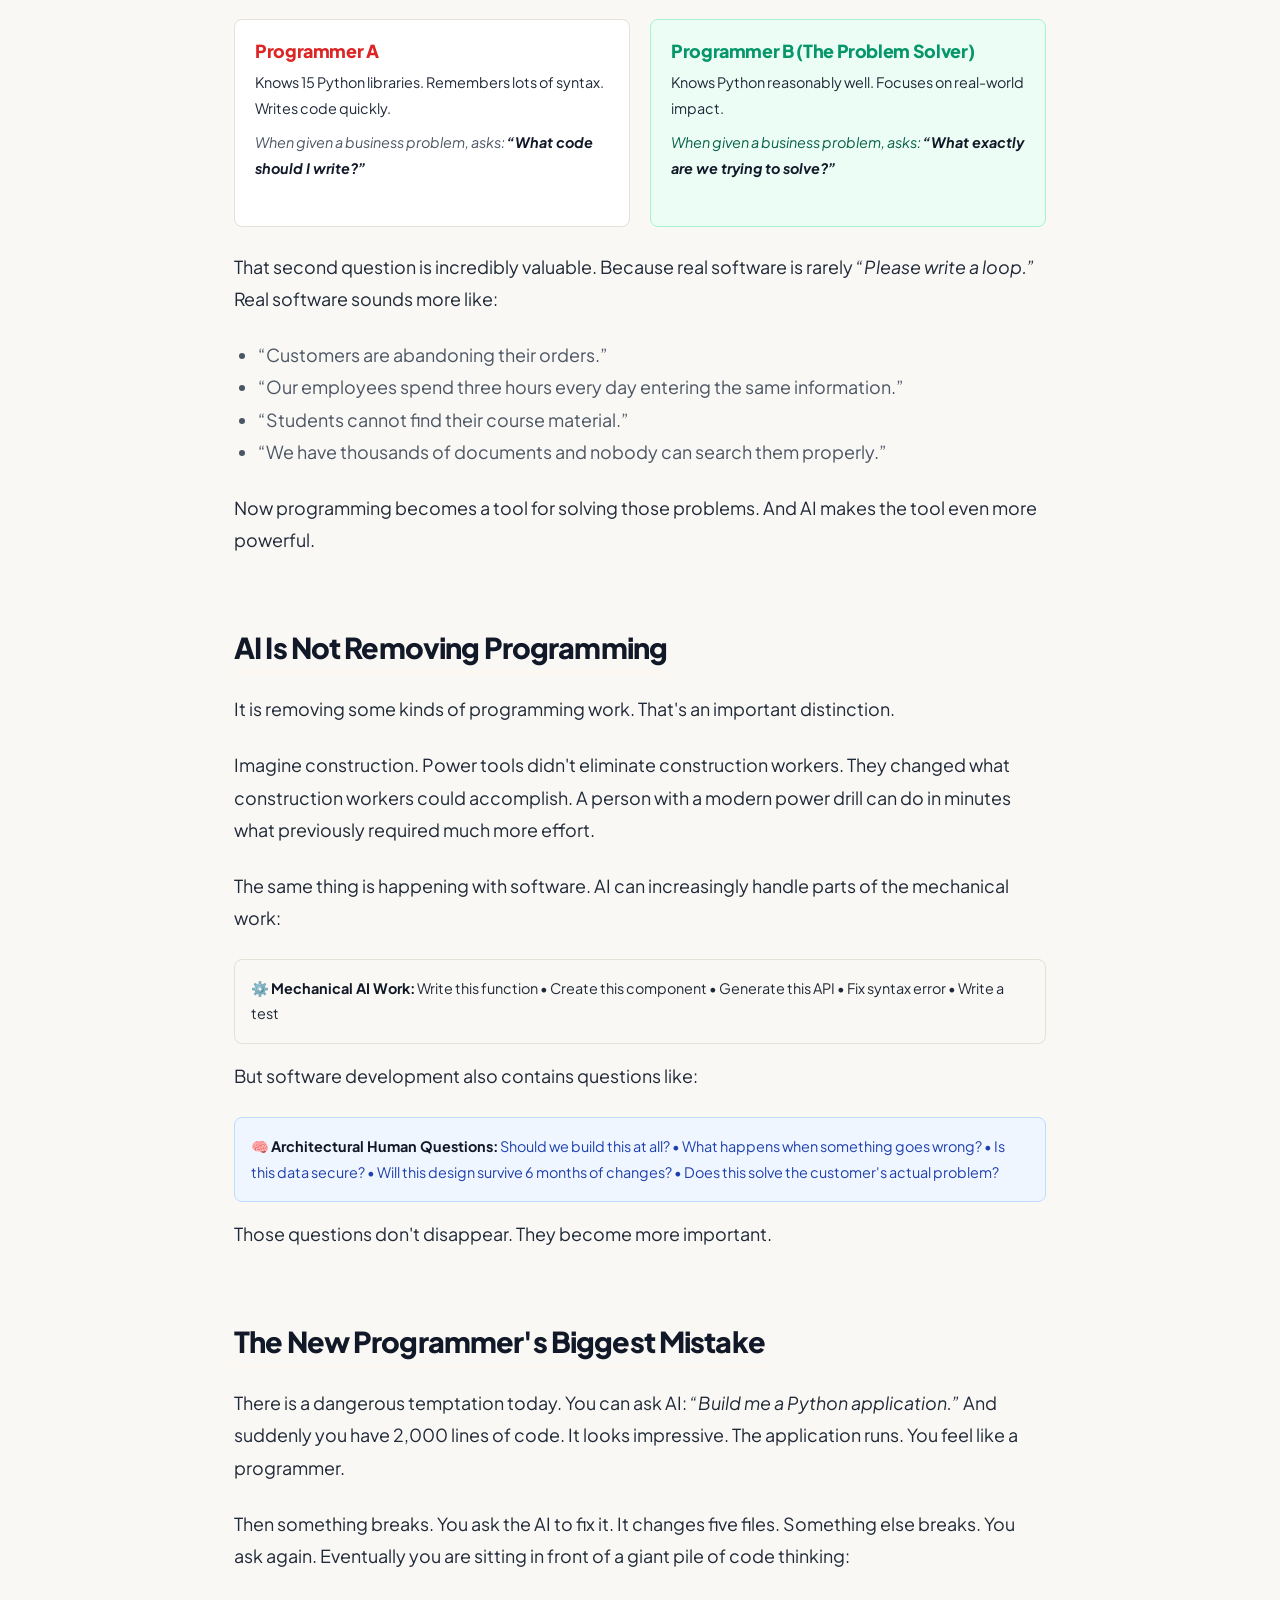
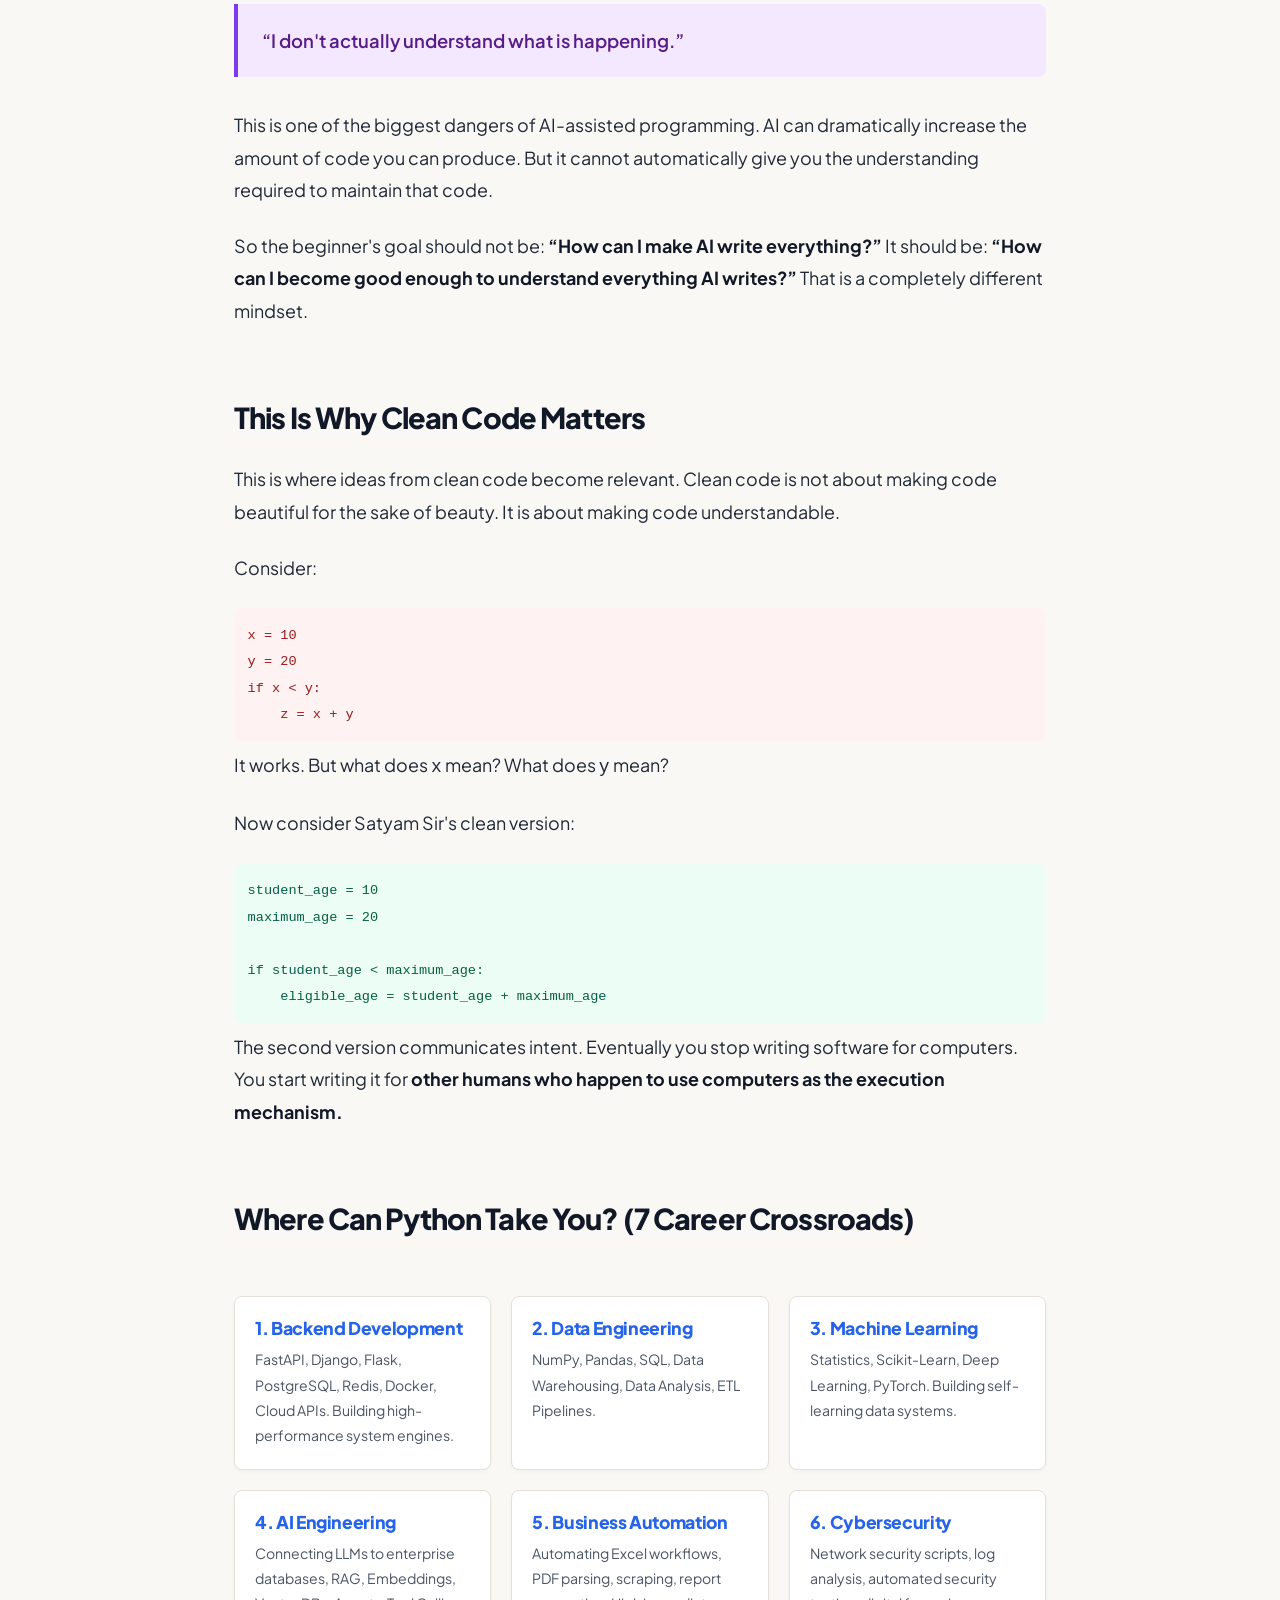
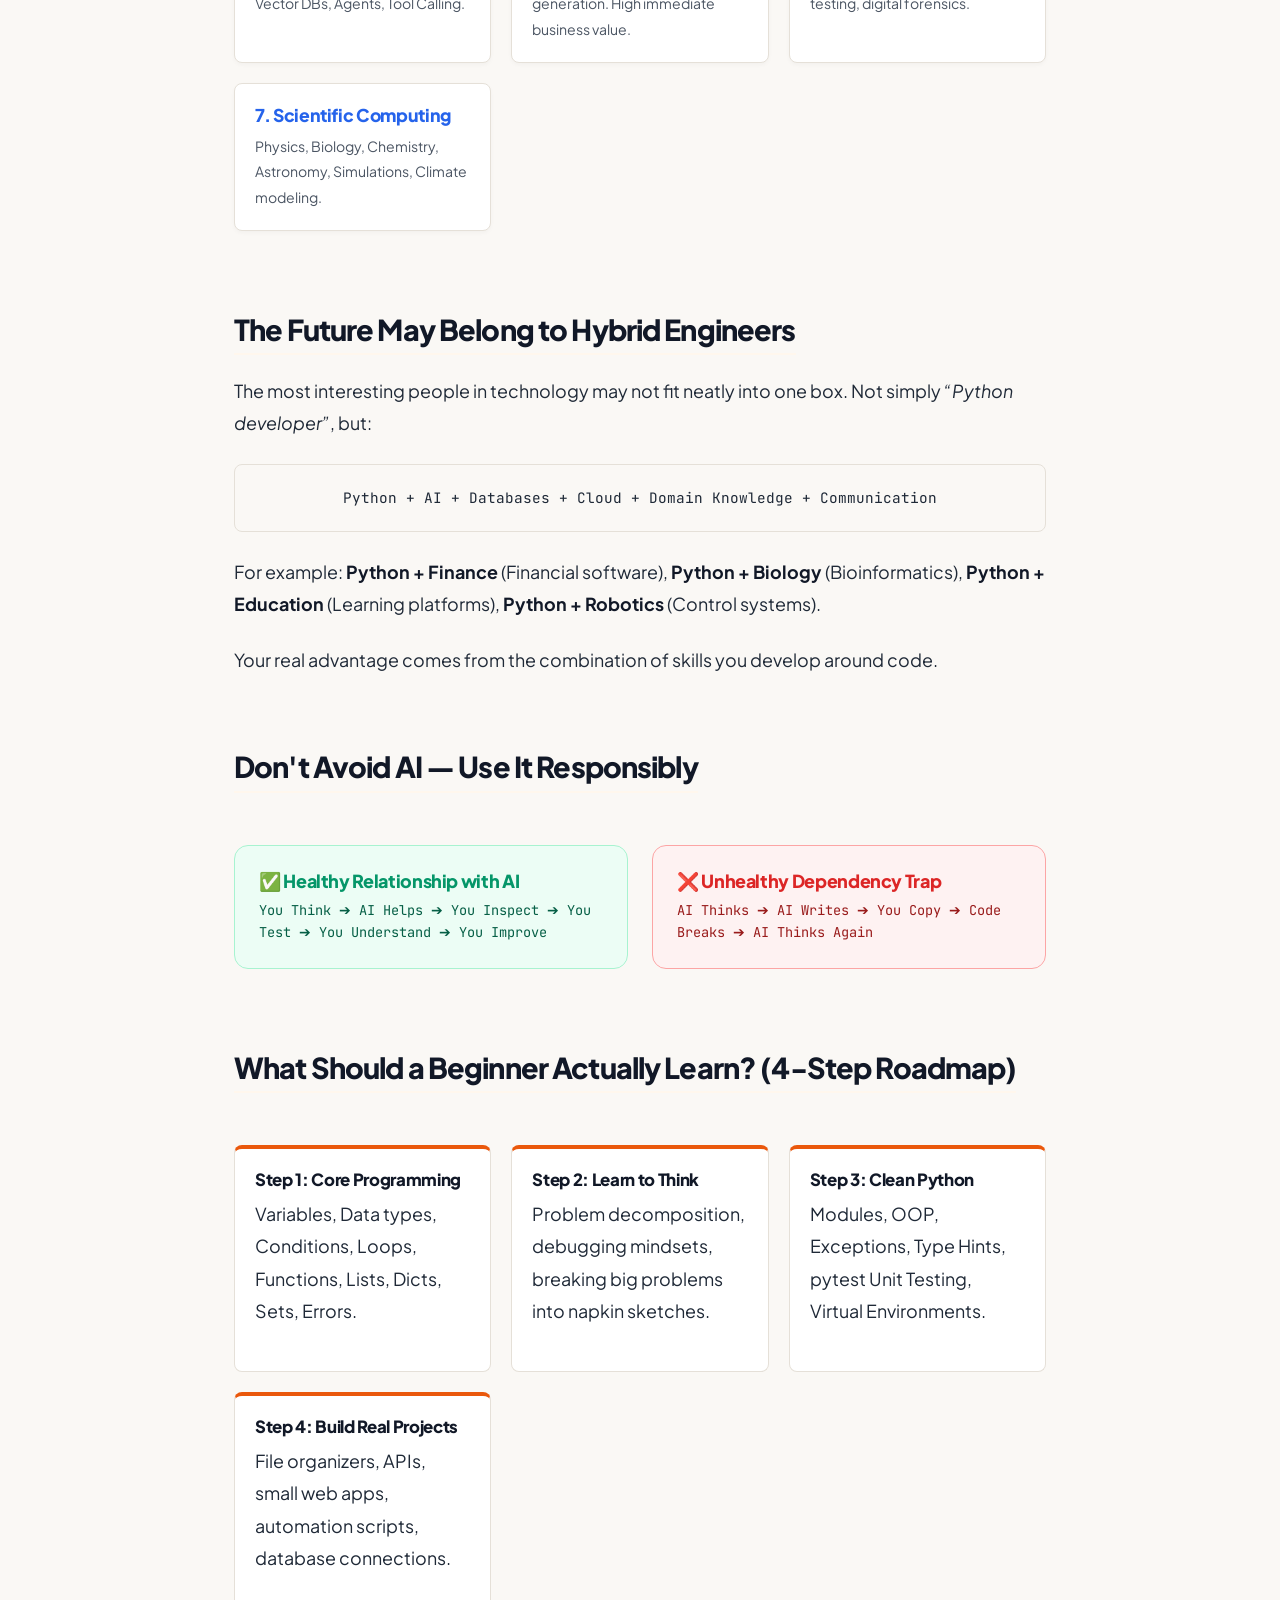
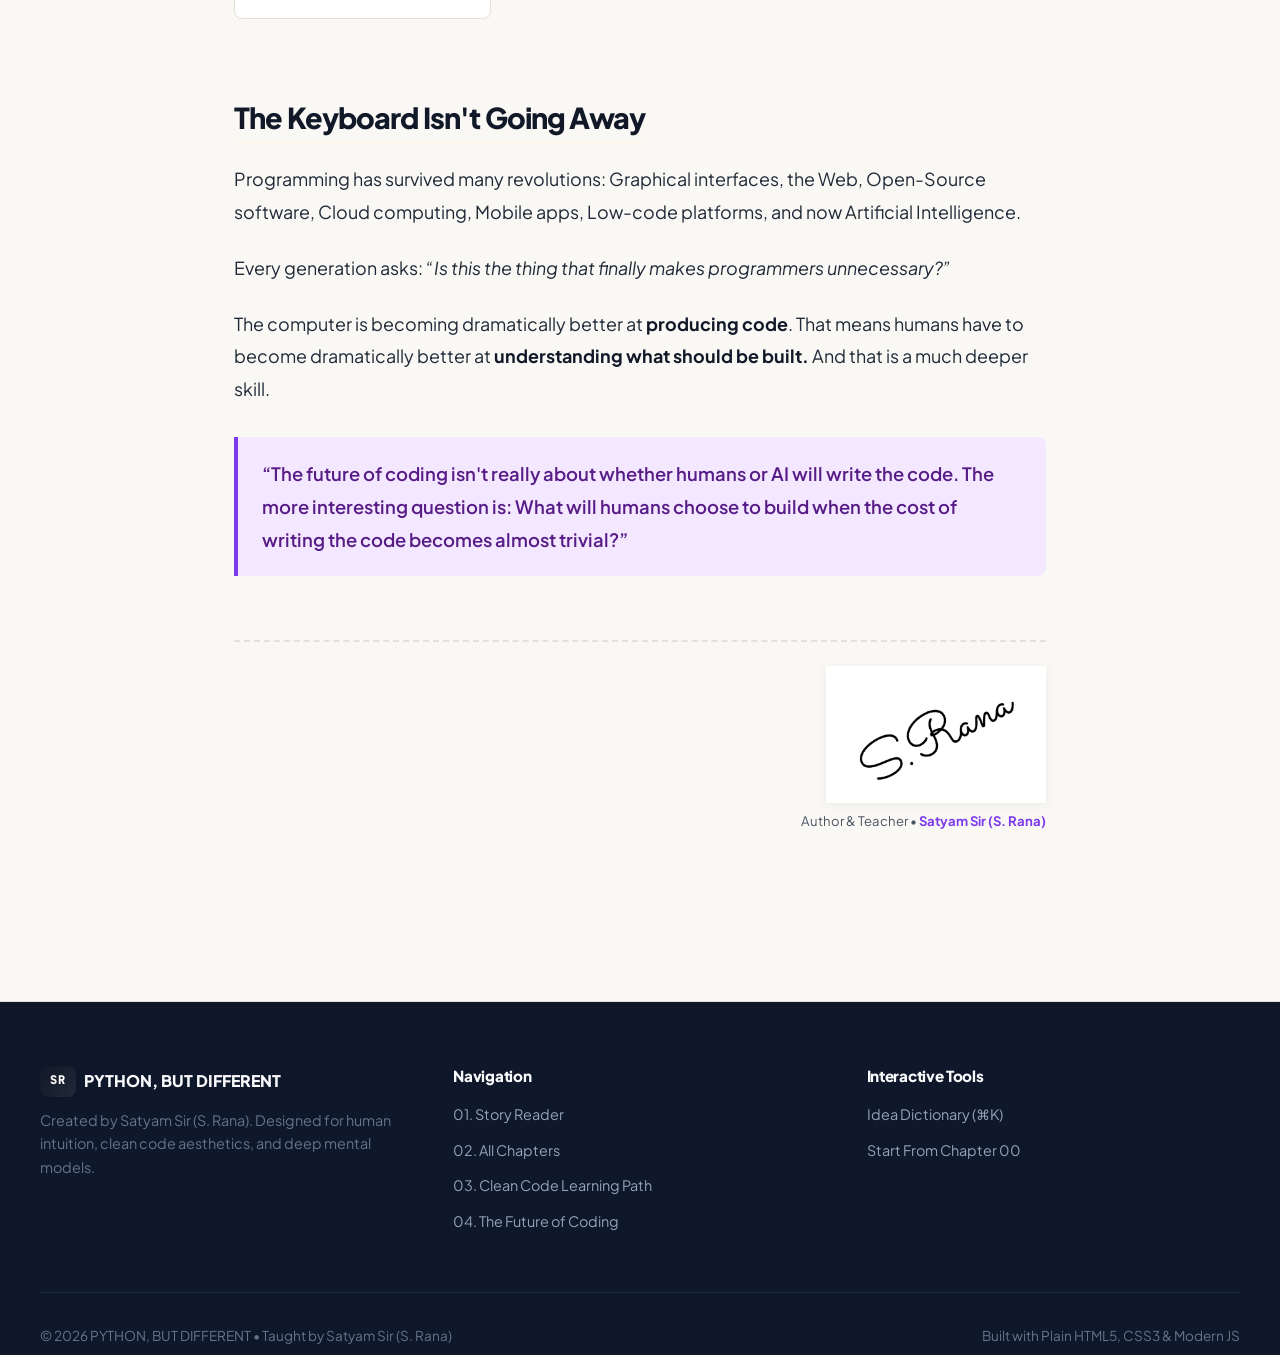
<file: future.html>
<!DOCTYPE html>
<html lang="en">
<head>
  <meta charset="UTF-8">
  <meta name="viewport" content="width=device-width, initial-scale=1.0">
  <title>04. The Future of Coding — PYTHON, BUT DIFFERENT | By Satyam Sir</title>
  
  <!-- Google Fonts -->
  <link rel="preconnect" href="https://fonts.googleapis.com">
  <link rel="preconnect" href="https://fonts.gstatic.com" crossorigin>
  <link href="https://fonts.googleapis.com/css2?family=Fraunces:ital,opsz,wght@0,9..144,400..900;1,9..144,400..900&family=JetBrains+Mono:wght@400;600;800&family=Plus+Jakarta+Sans:wght@400;500;600;700;800&display=swap" rel="stylesheet">
  
  <!-- CSS Stylesheets -->
  <link rel="stylesheet" href="common.css">
  <link rel="stylesheet" href="future.css">
</head>
<body data-page="future">

  <!-- Top Announcement Banner -->
  <div id="announcement-banner" class="top-banner">
    <div>
      ✨ <strong>PYTHON, BUT DIFFERENT</strong> — Taught by <em>Satyam Sir (S. Rana)</em>. Learn code as an active story.
    </div>
    <button id="close-banner-btn" class="banner-close" aria-label="Close banner">&times;</button>
  </div>

  <!-- Sticky Global Navigation Header -->
  <header class="site-header">
    <div class="header-container">
      
      <!-- Brand Logo & Title -->
      <a href="index.html" class="brand-link">
        <span class="brand-logo-badge">SR</span>
        <span class="brand-text">PYTHON, BUT DIFFERENT</span>
        <span class="brand-tagline">BY SATYAM SIR</span>
      </a>

      <!-- Desktop Navigation Tabs -->
      <nav class="site-nav">
        <div class="nav-tabs">
          <a href="index.html" class="nav-tab">01. Story</a>
          <a href="chapters.html" class="nav-tab">02. Chapters</a>
          <a href="cleancode.html" class="nav-tab">03. Clean Code Path</a>
          <a href="future.html" class="nav-tab active">04. Future of Coding</a>
          <a href="resources.html" class="nav-tab">05. Resources</a>
        </div>
      </nav>

      <!-- Right Header Actions -->
      <div class="header-actions">
        <button class="search-trigger-btn" id="search-trigger-btn" title="Search Idea Dictionary (⌘K)">
          🔍 <span>Idea Glossary</span> <kbd>⌘K</kbd>
        </button>
        <button class="mobile-toggle" id="mobile-menu-toggle" aria-label="Toggle Menu">☰</button>
      </div>

    </div>

    <!-- Mobile Drawer -->
    <div id="mobile-nav-drawer" class="mobile-drawer hidden">
      <div class="mobile-nav-tabs">
        <a href="index.html" class="mobile-nav-tab">01. Story Reader</a>
        <a href="chapters.html" class="mobile-nav-tab">02. All Chapters</a>
        <a href="cleancode.html" class="mobile-nav-tab">03. Clean Code Path</a>
        <a href="future.html" class="mobile-nav-tab active">04. The Future of Coding</a>
        <a href="resources.html" class="mobile-nav-tab">05. Recommended Resources</a>
      </div>
    </div>
  </header>

  <!-- Main Essay Viewport -->
  <main id="app-viewport">
    <article class="future-essay-container">
      
      <!-- Header Meta -->
      <div class="essay-header">
        <span class="world-tag" style="background-color: #F3E8FF; color: var(--accent-purple);">EDITORIAL MANIFESTO &bull; BY SATYAM SIR</span>
        <h1 class="essay-title">The Future of Coding: What Happens When Everyone Can Program?</h1>
        <div class="essay-meta">
          <span>By Satyam Sir (S. Rana)</span> &bull; <span>10 min read</span> &bull; <span>The Future of Software</span>
        </div>
      </div>

      <!-- Main Essay Content -->
      <div class="essay-body">
        
        <p class="lead-text">
          There was a time when knowing how to write code felt almost magical. You could sit in front of a black screen, type strange words like <code>for</code>, <code>if</code>, <code>class</code>, and <code>function</code>, and somehow convince a machine to do something useful.
        </p>

        <p>For a beginner, programming still feels like that. You learn Python. You write your first program. The computer responds. And somewhere between printing <code>"Hello World"</code> and building your first little application, you start imagining a future:</p>

        <blockquote>
          “Maybe I can become a software engineer.”
        </blockquote>

        <p>That future is still real. But it is changing. And if you are learning Python today, you need to understand something important: <strong>You are not entering the same software industry that existed ten or twenty years ago.</strong></p>

        <p>The keyboard is still here. The code is still here. But the job is changing.</p>

        <!-- Interactive Evolution Timeline -->
        <div class="timeline-wrapper">
          <div class="timeline-title">The Evolution of Software Engineering</div>
          <div class="timeline-grid">
            <div class="timeline-node">
              <span class="node-year">1990</span>
              <h4>Manual Bytes</h4>
              <p>Writing raw memory pointers and assembly instructions line by line.</p>
            </div>
            <div class="timeline-node">
              <span class="node-year">2010</span>
              <h4>Framework Era</h4>
              <p>Reusing open-source packages and high-level language abstractions.</p>
            </div>
            <div class="timeline-node">
              <span class="node-year">2026</span>
              <h4>AI Pair Coding</h4>
              <p>LLM assistants generating boilerplate and suggesting real-time edits.</p>
            </div>
            <div class="timeline-node highlight-node">
              <span class="node-year">FUTURE</span>
              <h4>The Architect Era</h4>
              <p>Humans specifying problem intent, system design, and human empathy.</p>
            </div>
          </div>
        </div>

        <h2>First, What Is Actually Happening?</h2>

        <p>Let's forget the complicated words for a moment. Artificial intelligence can now write code. It can explain code. It can find bugs. It can generate websites. It can create APIs. It can convert code from one programming language to another.</p>

        <p>It can even take a description like:</p>

        <div style="background-color: var(--bg-paper); border-left: 4px solid var(--accent-amber); padding: 1rem 1.25rem; font-style: italic; margin: 1.5rem 0;">
          “Build me a website where customers can order food from a QR code.”
        </div>

        <p>and produce a surprisingly large amount of the application.</p>

        <p>So a natural question appears: <strong>Why should I learn programming at all?</strong></p>

        <p>This is where things become interesting. Because programming was never really about memorizing programming syntax. The syntax was just the language. The real skill was always: <strong>Understanding a problem well enough to tell a computer what should happen.</strong></p>

        <p>And that part is becoming more important, not less.</p>

        <h2>Python Is Still a Very Good Place to Start</h2>

        <p>Python is interesting because it sits in the middle of many worlds. You can use it to build: websites, APIs, automation, data analysis, machine-learning systems, AI applications, scientific software, scripts, testing tools, and internal business software.</p>

        <p>You don't need to learn ten different programming languages before you can start building useful things. You can begin with:</p>

        <pre style="background: var(--bg-code); color: #5EEAD4; padding: 1rem; border-radius: var(--radius-sm); font-family: var(--font-mono); font-size: 0.9rem; margin: 1rem 0;"><code>name = "Satyam"

print("Hello", name)</code></pre>

        <p>And eventually find yourself working with:</p>

        <div style="background: var(--bg-subtle); border: 1px solid var(--border-color); padding: 1.25rem; border-radius: var(--radius-sm); font-family: var(--font-mono); font-size: 0.88rem; text-align: center; margin: 1.5rem 0;">
          Python ➔ Programming ➔ Web / APIs ➔ Databases ➔ Automation ➔ Data ➔ Machine Learning ➔ AI ➔ AI-powered products
        </div>

        <p>That is a remarkably long road from a very small language. But don't make the mistake of thinking: <em>“I know Python, therefore I am ready for the industry.”</em></p>

        <p>Knowing Python is like knowing how to use a hammer. The world does not pay you because you own a hammer. It pays you because you can build something useful with it.</p>

        <h2>The First Career Shift: From Writing Code to Solving Problems</h2>

        <p>This is probably the biggest change happening. Imagine two programmers:</p>

        <div style="display: grid; grid-template-columns: repeat(auto-fit, minmax(280px, 1fr)); gap: 1.25rem; margin: 1.5rem 0;">
          <div style="background: var(--bg-surface); border: 1px solid var(--border-color); border-radius: var(--radius-sm); padding: 1.25rem;">
            <h4 style="color: #DC2626; margin-bottom: 0.5rem;">Programmer A</h4>
            <p style="font-size: 0.9rem; margin-bottom: 0.5rem;">Knows 15 Python libraries. Remembers lots of syntax. Writes code quickly.</p>
            <p style="font-size: 0.9rem; font-style: italic; color: var(--text-secondary);">When given a business problem, asks: <strong>“What code should I write?”</strong></p>
          </div>
          <div style="background: #ECFDF5; border: 1px solid #A7F3D0; border-radius: var(--radius-sm); padding: 1.25rem;">
            <h4 style="color: #059669; margin-bottom: 0.5rem;">Programmer B (The Problem Solver)</h4>
            <p style="font-size: 0.9rem; margin-bottom: 0.5rem;">Knows Python reasonably well. Focuses on real-world impact.</p>
            <p style="font-size: 0.9rem; font-style: italic; color: #065F46;">When given a business problem, asks: <strong>“What exactly are we trying to solve?”</strong></p>
          </div>
        </div>

        <p>That second question is incredibly valuable. Because real software is rarely <em>“Please write a loop.”</em> Real software sounds more like:</p>

        <ul style="margin: 1rem 0 1.5rem 1.5rem; color: var(--text-secondary);">
          <li>“Customers are abandoning their orders.”</li>
          <li>“Our employees spend three hours every day entering the same information.”</li>
          <li>“Students cannot find their course material.”</li>
          <li>“We have thousands of documents and nobody can search them properly.”</li>
        </ul>

        <p>Now programming becomes a tool for solving those problems. And AI makes the tool even more powerful.</p>

        <h2>AI Is Not Removing Programming</h2>

        <p>It is removing some kinds of programming work. That's an important distinction.</p>

        <p>Imagine construction. Power tools didn't eliminate construction workers. They changed what construction workers could accomplish. A person with a modern power drill can do in minutes what previously required much more effort.</p>

        <p>The same thing is happening with software. AI can increasingly handle parts of the mechanical work:</p>

        <div style="background: var(--bg-paper); border: 1px solid var(--border-color); padding: 1rem; border-radius: var(--radius-sm); font-size: 0.9rem; margin: 1rem 0;">
          ⚙️ <strong>Mechanical AI Work:</strong> Write this function &bull; Create this component &bull; Generate this API &bull; Fix syntax error &bull; Write a test
        </div>

        <p>But software development also contains questions like:</p>

        <div style="background: #EFF6FF; border: 1px solid #BFDBFE; padding: 1rem; border-radius: var(--radius-sm); font-size: 0.9rem; color: #1E40AF; margin: 1rem 0;">
          🧠 <strong>Architectural Human Questions:</strong> Should we build this at all? &bull; What happens when something goes wrong? &bull; Is this data secure? &bull; Will this design survive 6 months of changes? &bull; Does this solve the customer's actual problem?
        </div>

        <p>Those questions don't disappear. They become more important.</p>

        <h2>The New Programmer's Biggest Mistake</h2>

        <p>There is a dangerous temptation today. You can ask AI: <em>“Build me a Python application.”</em> And suddenly you have 2,000 lines of code. It looks impressive. The application runs. You feel like a programmer.</p>

        <p>Then something breaks. You ask the AI to fix it. It changes five files. Something else breaks. You ask again. Eventually you are sitting in front of a giant pile of code thinking:</p>

        <blockquote>
          “I don't actually understand what is happening.”
        </blockquote>

        <p>This is one of the biggest dangers of AI-assisted programming. AI can dramatically increase the amount of code you can produce. But it cannot automatically give you the understanding required to maintain that code.</p>

        <p>So the beginner's goal should not be: <strong>“How can I make AI write everything?”</strong> It should be: <strong>“How can I become good enough to understand everything AI writes?”</strong> That is a completely different mindset.</p>

        <h2>This Is Why Clean Code Matters</h2>

        <p>This is where ideas from clean code become relevant. Clean code is not about making code beautiful for the sake of beauty. It is about making code understandable.</p>

        <p>Consider:</p>

        <pre style="background: #FEF2F2; color: #991B1B; padding: 0.85rem; border-radius: var(--radius-sm); font-family: var(--font-mono); font-size: 0.85rem; margin: 0.5rem 0;"><code>x = 10
y = 20
if x < y:
    z = x + y</code></pre>

        <p>It works. But what does <code>x</code> mean? What does <code>y</code> mean?</p>

        <p>Now consider Satyam Sir's clean version:</p>

        <pre style="background: #ECFDF5; color: #065F46; padding: 0.85rem; border-radius: var(--radius-sm); font-family: var(--font-mono); font-size: 0.85rem; margin: 0.5rem 0;"><code>student_age = 10
maximum_age = 20

if student_age < maximum_age:
    eligible_age = student_age + maximum_age</code></pre>

        <p>The second version communicates intent. Eventually you stop writing software for computers. You start writing it for <strong>other humans who happen to use computers as the execution mechanism.</strong></p>

        <h2>Where Can Python Take You? (7 Career Crossroads)</h2>

        <div class="career-paths-grid">
          <div class="career-path-card">
            <h4>1. Backend Development</h4>
            <p>FastAPI, Django, Flask, PostgreSQL, Redis, Docker, Cloud APIs. Building high-performance system engines.</p>
          </div>
          <div class="career-path-card">
            <h4>2. Data Engineering</h4>
            <p>NumPy, Pandas, SQL, Data Warehousing, Data Analysis, ETL Pipelines.</p>
          </div>
          <div class="career-path-card">
            <h4>3. Machine Learning</h4>
            <p>Statistics, Scikit-Learn, Deep Learning, PyTorch. Building self-learning data systems.</p>
          </div>
          <div class="career-path-card">
            <h4>4. AI Engineering</h4>
            <p>Connecting LLMs to enterprise databases, RAG, Embeddings, Vector DBs, Agents, Tool Calling.</p>
          </div>
          <div class="career-path-card">
            <h4>5. Business Automation</h4>
            <p>Automating Excel workflows, PDF parsing, scraping, report generation. High immediate business value.</p>
          </div>
          <div class="career-path-card">
            <h4>6. Cybersecurity</h4>
            <p>Network security scripts, log analysis, automated security testing, digital forensics.</p>
          </div>
          <div class="career-path-card">
            <h4>7. Scientific Computing</h4>
            <p>Physics, Biology, Chemistry, Astronomy, Simulations, Climate modeling.</p>
          </div>
        </div>

        <h2>The Future May Belong to Hybrid Engineers</h2>

        <p>The most interesting people in technology may not fit neatly into one box. Not simply <em>“Python developer”</em>, but:</p>

        <div style="background: var(--bg-paper); border: 1px solid var(--border-color); border-radius: var(--radius-sm); padding: 1.25rem; font-family: var(--font-mono); font-size: 0.9rem; text-align: center; margin: 1.5rem 0;">
          Python + AI + Databases + Cloud + Domain Knowledge + Communication
        </div>

        <p>For example: <strong>Python + Finance</strong> (Financial software), <strong>Python + Biology</strong> (Bioinformatics), <strong>Python + Education</strong> (Learning platforms), <strong>Python + Robotics</strong> (Control systems).</p>

        <p>Your real advantage comes from the combination of skills you develop around code.</p>

        <h2>Don't Avoid AI — Use It Responsibly</h2>

        <div class="flowchart-grid">
          <div class="flowchart-box healthy-box">
            <h4 style="color: #059669; margin-bottom: 0.5rem;">✅ Healthy Relationship with AI</h4>
            <div style="font-family: var(--font-mono); font-size: 0.85rem; color: #065F46; line-height: 1.6;">
              You Think ➔ AI Helps ➔ You Inspect ➔ You Test ➔ You Understand ➔ You Improve
            </div>
          </div>
          <div class="flowchart-box unhealthy-box">
            <h4 style="color: #DC2626; margin-bottom: 0.5rem;">❌ Unhealthy Dependency Trap</h4>
            <div style="font-family: var(--font-mono); font-size: 0.85rem; color: #991B1B; line-height: 1.6;">
              AI Thinks ➔ AI Writes ➔ You Copy ➔ Code Breaks ➔ AI Thinks Again
            </div>
          </div>
        </div>

        <h2>What Should a Beginner Actually Learn? (4-Step Roadmap)</h2>

        <div class="roadmap-grid">
          <div class="roadmap-step-card">
            <h4>Step 1: Core Programming</h4>
            <p>Variables, Data types, Conditions, Loops, Functions, Lists, Dicts, Sets, Errors.</p>
          </div>
          <div class="roadmap-step-card">
            <h4>Step 2: Learn to Think</h4>
            <p>Problem decomposition, debugging mindsets, breaking big problems into napkin sketches.</p>
          </div>
          <div class="roadmap-step-card">
            <h4>Step 3: Clean Python</h4>
            <p>Modules, OOP, Exceptions, Type Hints, pytest Unit Testing, Virtual Environments.</p>
          </div>
          <div class="roadmap-step-card">
            <h4>Step 4: Build Real Projects</h4>
            <p>File organizers, APIs, small web apps, automation scripts, database connections.</p>
          </div>
        </div>

        <h2>The Keyboard Isn't Going Away</h2>

        <p>Programming has survived many revolutions: Graphical interfaces, the Web, Open-Source software, Cloud computing, Mobile apps, Low-code platforms, and now Artificial Intelligence.</p>

        <p>Every generation asks: <em>“Is this the thing that finally makes programmers unnecessary?”</em></p>

        <p>The computer is becoming dramatically better at <strong>producing code</strong>. That means humans have to become dramatically better at <strong>understanding what should be built.</strong> And that is a much deeper skill.</p>

        <blockquote>
          “The future of coding isn't really about whether humans or AI will write the code. The more interesting question is: What will humans choose to build when the cost of writing the code becomes almost trivial?”
        </blockquote>

        <!-- Satyam Sir's Handwritten Signature Block -->
        <div class="chapter-signature-block" style="margin-top: 4rem;">
          <img src="signature.png" alt="Signature of Satyam Sir (S. Rana)" class="chapter-signature-img">
          <span class="signature-caption">Author &amp; Teacher &bull; <strong>Satyam Sir (S. Rana)</strong></span>
        </div>

      </div>
    </article>
  </main>

  <!-- Global Footer -->
  <footer class="site-footer">
    <div class="footer-container">
      <div class="footer-top">
        <div class="footer-brand">
          <div style="display: flex; align-items: center; gap: 0.5rem; margin-bottom: 0.5rem;">
            <span class="brand-logo-badge">SR</span>
            <span style="font-weight: 800; color: #F8FAFC;">PYTHON, BUT DIFFERENT</span>
          </div>
          <p>Created by Satyam Sir (S. Rana). Designed for human intuition, clean code aesthetics, and deep mental models.</p>
        </div>
        <div class="footer-col">
          <h4>Navigation</h4>
          <ul>
            <li><a href="index.html">01. Story Reader</a></li>
            <li><a href="chapters.html">02. All Chapters</a></li>
            <li><a href="cleancode.html">03. Clean Code Learning Path</a></li>
            <li><a href="future.html">04. The Future of Coding</a></li>
          </ul>
        </div>
        <div class="footer-col">
          <h4>Interactive Tools</h4>
          <ul>
            <li><a href="#" id="footer-shortcut-btn">Idea Dictionary (⌘K)</a></li>
            <li><a href="index.html">Start From Chapter 00</a></li>
          </ul>
        </div>
      </div>
      <div class="footer-bottom">
        <span>&copy; 2026 PYTHON, BUT DIFFERENT &bull; Taught by Satyam Sir (S. Rana)</span>
        <span>Built with Plain HTML5, CSS3 &amp; Modern JS</span>
      </div>
    </div>
  </footer>

  <!-- Idea Dictionary Search Modal -->
  <div id="idea-modal-backdrop" class="modal-backdrop hidden">
    <div class="dictionary-card">
      <div class="dict-header">
        <span>🔍</span>
        <input type="text" id="dictionary-search-input" placeholder="Search Python concepts &amp; metaphors..." autocomplete="off">
      </div>
      <div class="dict-results" id="dictionary-results-container">
        <!-- Results populated via JS -->
      </div>
    </div>
  </div>

  <!-- Application Modules -->
  <script type="module" src="app.js"></script>
</body>
</html>
</file>
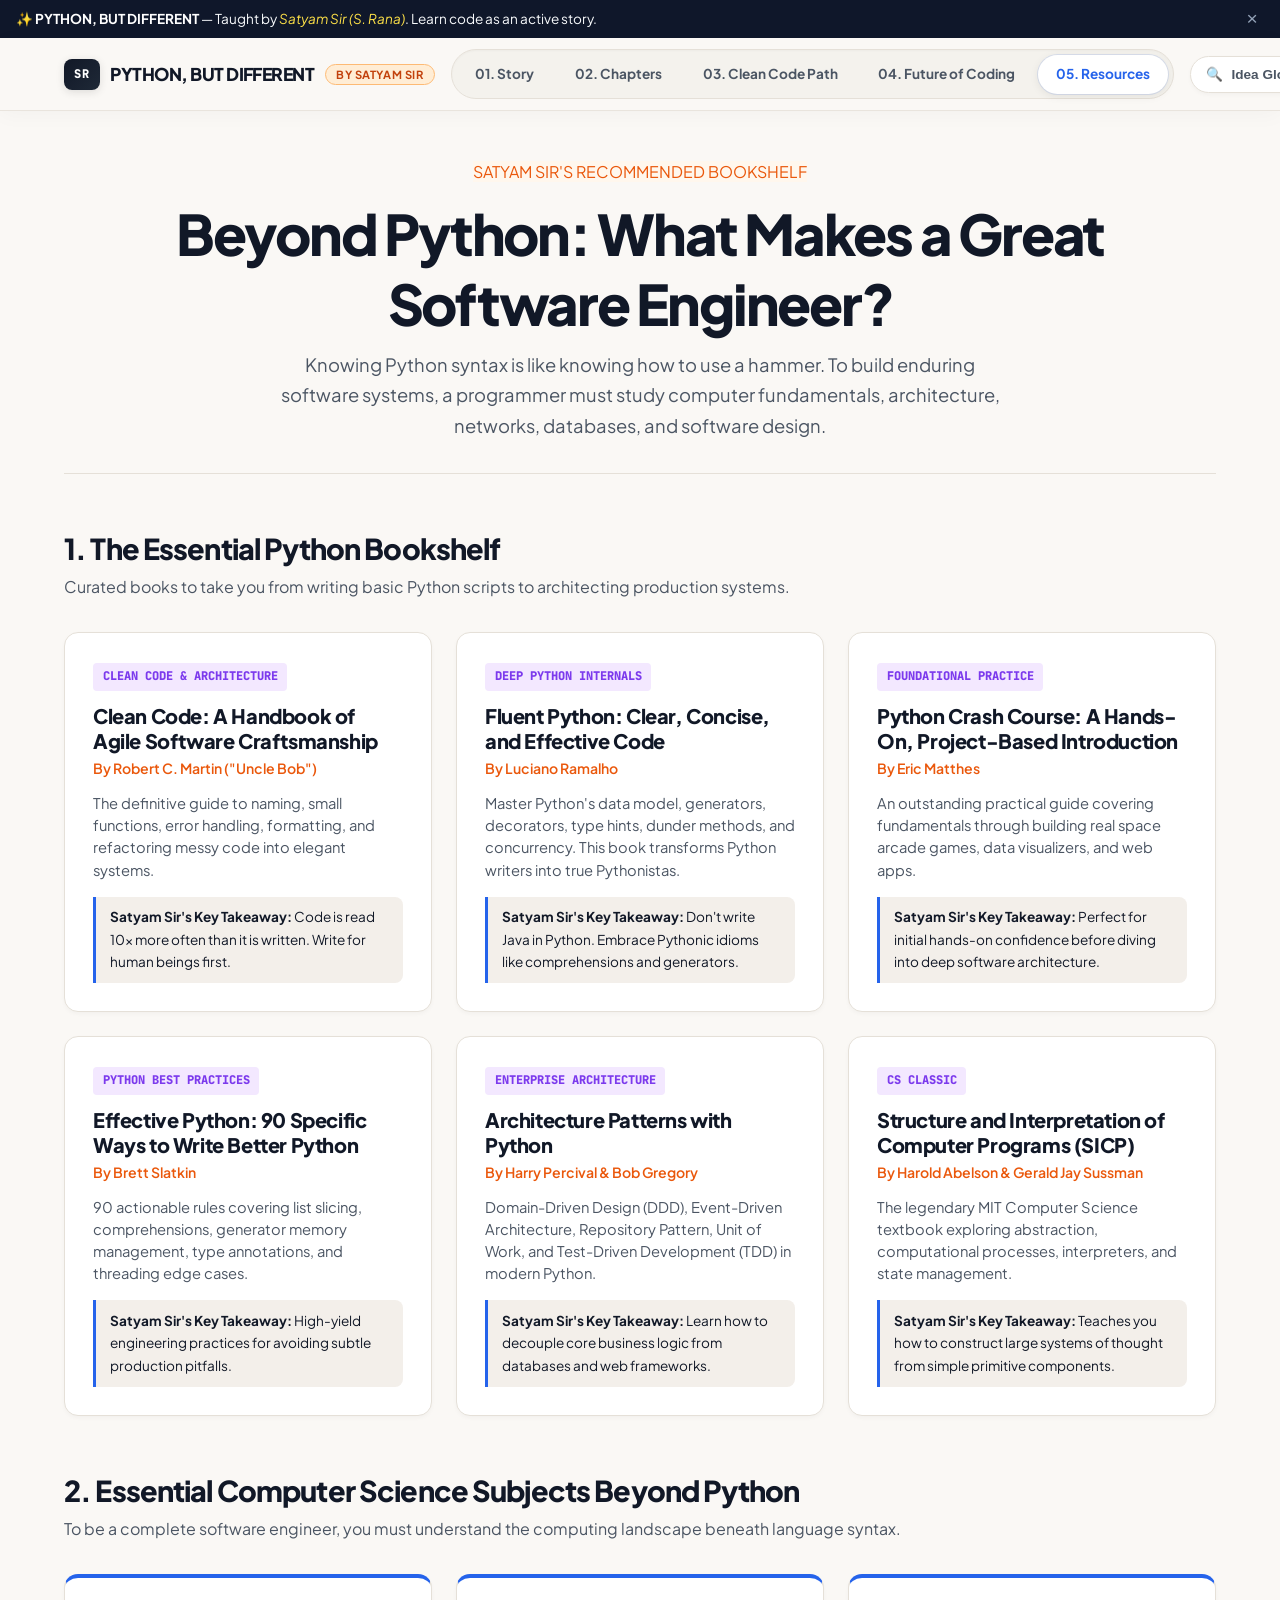
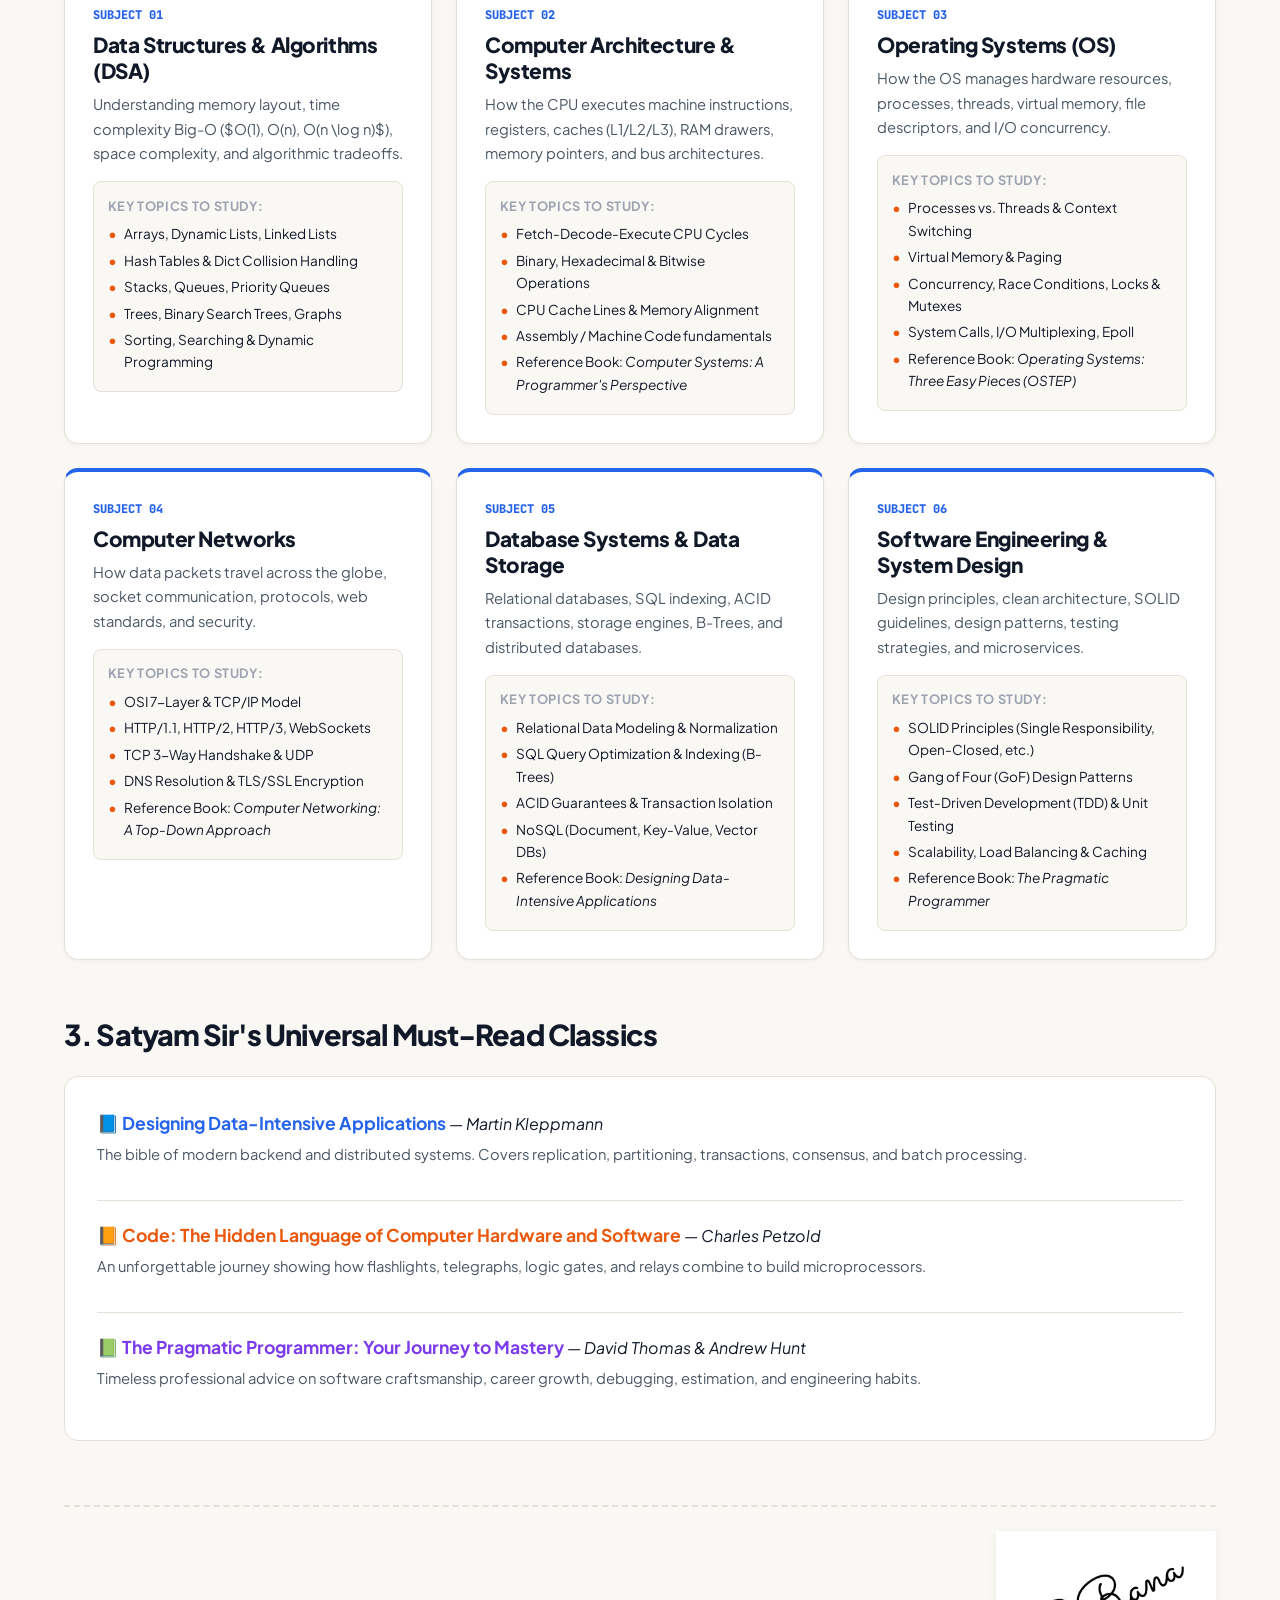
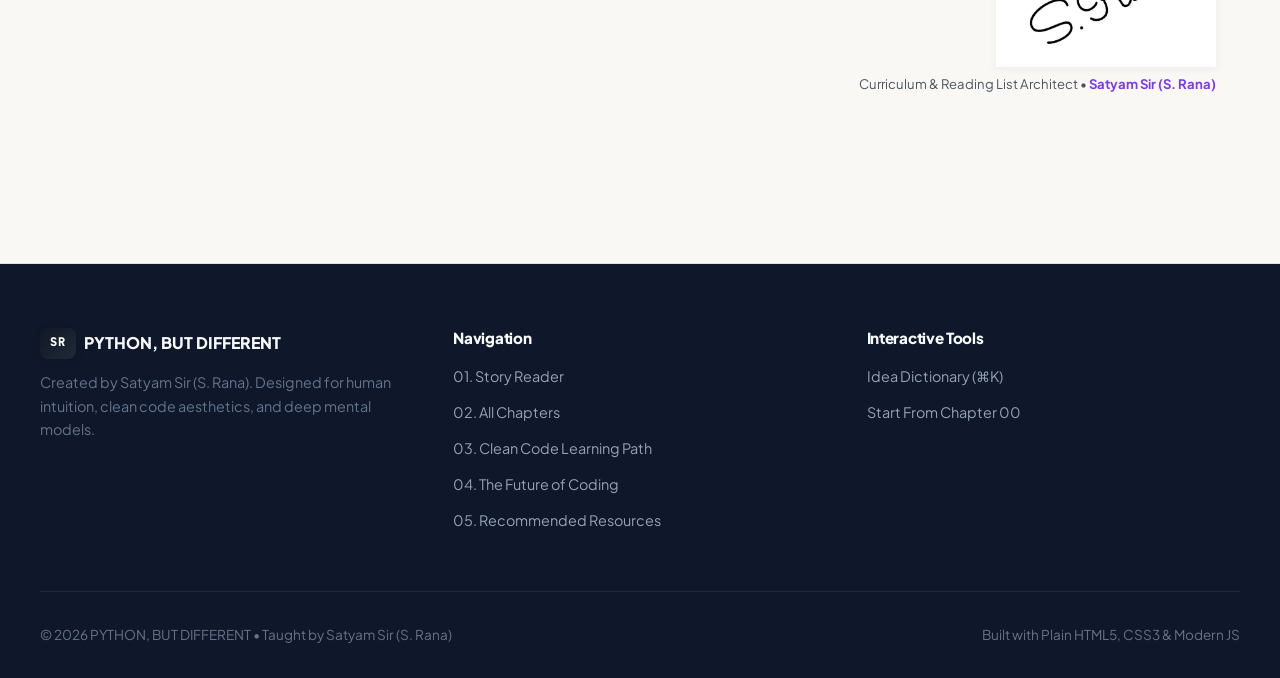
<file: resources.html>
<!DOCTYPE html>
<html lang="en">
<head>
  <meta charset="UTF-8">
  <meta name="viewport" content="width=device-width, initial-scale=1.0">
  <title>05. Resources & Recommended Reading — PYTHON, BUT DIFFERENT | By Satyam Sir</title>
  
  <!-- Google Fonts -->
  <link rel="preconnect" href="https://fonts.googleapis.com">
  <link rel="preconnect" href="https://fonts.gstatic.com" crossorigin>
  <link href="https://fonts.googleapis.com/css2?family=Fraunces:ital,opsz,wght@0,9..144,400..900;1,9..144,400..900&family=JetBrains+Mono:wght@400;600;800&family=Plus+Jakarta+Sans:wght@400;500;600;700;800&display=swap" rel="stylesheet">
  
  <!-- CSS Stylesheets -->
  <link rel="stylesheet" href="common.css">
  <link rel="stylesheet" href="resources.css">
</head>
<body data-page="resources">

  <!-- Top Announcement Banner -->
  <div id="announcement-banner" class="top-banner">
    <div>
      ✨ <strong>PYTHON, BUT DIFFERENT</strong> — Taught by <em>Satyam Sir (S. Rana)</em>. Learn code as an active story.
    </div>
    <button id="close-banner-btn" class="banner-close" aria-label="Close banner">&times;</button>
  </div>

  <!-- Sticky Global Navigation Header -->
  <header class="site-header">
    <div class="header-container">
      
      <!-- Brand Logo & Title -->
      <a href="index.html" class="brand-link">
        <span class="brand-logo-badge">SR</span>
        <span class="brand-text">PYTHON, BUT DIFFERENT</span>
        <span class="brand-tagline">BY SATYAM SIR</span>
      </a>

      <!-- Desktop Navigation Tabs -->
      <nav class="site-nav">
        <div class="nav-tabs">
          <a href="index.html" class="nav-tab">01. Story</a>
          <a href="chapters.html" class="nav-tab">02. Chapters</a>
          <a href="cleancode.html" class="nav-tab">03. Clean Code Path</a>
          <a href="future.html" class="nav-tab">04. Future of Coding</a>
          <a href="resources.html" class="nav-tab active">05. Resources</a>
        </div>
      </nav>

      <!-- Right Header Actions -->
      <div class="header-actions">
        <button class="search-trigger-btn" id="search-trigger-btn" title="Search Idea Dictionary (⌘K)">
          🔍 <span>Idea Glossary</span> <kbd>⌘K</kbd>
        </button>
        <button class="mobile-toggle" id="mobile-menu-toggle" aria-label="Toggle Menu">☰</button>
      </div>

    </div>

    <!-- Mobile Drawer -->
    <div id="mobile-nav-drawer" class="mobile-drawer hidden">
      <div class="mobile-nav-tabs">
        <a href="index.html" class="mobile-nav-tab">01. Story Reader</a>
        <a href="chapters.html" class="mobile-nav-tab">02. All Chapters</a>
        <a href="cleancode.html" class="mobile-nav-tab">03. Clean Code Path</a>
        <a href="future.html" class="mobile-nav-tab">04. The Future of Coding</a>
        <a href="resources.html" class="mobile-nav-tab active">05. Recommended Resources</a>
      </div>
    </div>
  </header>

  <!-- Main Viewport -->
  <main id="app-viewport">
    <div class="resources-container">
      
      <!-- Hero Header -->
      <div class="resources-hero">
        <span class="world-tag" style="background-color: var(--accent-amber-light); color: var(--accent-amber);">SATYAM SIR'S RECOMMENDED BOOKSHELF</span>
        <h1>Beyond Python: What Makes a Great Software Engineer?</h1>
        <p>
          Knowing Python syntax is like knowing how to use a hammer. To build enduring software systems, a programmer must study computer fundamentals, architecture, networks, databases, and software design.
        </p>
      </div>

      <!-- Section 1: Best Python Books -->
      <h2 class="resource-section-title">1. The Essential Python Bookshelf</h2>
      <p class="resource-section-subtitle">Curated books to take you from writing basic Python scripts to architecting production systems.</p>

      <div class="books-grid">
        
        <div class="book-card">
          <div>
            <span class="book-tag">CLEAN CODE &amp; ARCHITECTURE</span>
            <h3>Clean Code: A Handbook of Agile Software Craftsmanship</h3>
            <div class="book-author">By Robert C. Martin ("Uncle Bob")</div>
            <p>The definitive guide to naming, small functions, error handling, formatting, and refactoring messy code into elegant systems.</p>
          </div>
          <div class="book-takeaway">
            <strong>Satyam Sir's Key Takeaway:</strong> Code is read 10x more often than it is written. Write for human beings first.
          </div>
        </div>

        <div class="book-card">
          <div>
            <span class="book-tag">DEEP PYTHON INTERNALS</span>
            <h3>Fluent Python: Clear, Concise, and Effective Code</h3>
            <div class="book-author">By Luciano Ramalho</div>
            <p>Master Python's data model, generators, decorators, type hints, dunder methods, and concurrency. This book transforms Python writers into true Pythonistas.</p>
          </div>
          <div class="book-takeaway">
            <strong>Satyam Sir's Key Takeaway:</strong> Don't write Java in Python. Embrace Pythonic idioms like comprehensions and generators.
          </div>
        </div>

        <div class="book-card">
          <div>
            <span class="book-tag">FOUNDATIONAL PRACTICE</span>
            <h3>Python Crash Course: A Hands-On, Project-Based Introduction</h3>
            <div class="book-author">By Eric Matthes</div>
            <p>An outstanding practical guide covering fundamentals through building real space arcade games, data visualizers, and web apps.</p>
          </div>
          <div class="book-takeaway">
            <strong>Satyam Sir's Key Takeaway:</strong> Perfect for initial hands-on confidence before diving into deep software architecture.
          </div>
        </div>

        <div class="book-card">
          <div>
            <span class="book-tag">PYTHON BEST PRACTICES</span>
            <h3>Effective Python: 90 Specific Ways to Write Better Python</h3>
            <div class="book-author">By Brett Slatkin</div>
            <p>90 actionable rules covering list slicing, comprehensions, generator memory management, type annotations, and threading edge cases.</p>
          </div>
          <div class="book-takeaway">
            <strong>Satyam Sir's Key Takeaway:</strong> High-yield engineering practices for avoiding subtle production pitfalls.
          </div>
        </div>

        <div class="book-card">
          <div>
            <span class="book-tag">ENTERPRISE ARCHITECTURE</span>
            <h3>Architecture Patterns with Python</h3>
            <div class="book-author">By Harry Percival &amp; Bob Gregory</div>
            <p>Domain-Driven Design (DDD), Event-Driven Architecture, Repository Pattern, Unit of Work, and Test-Driven Development (TDD) in modern Python.</p>
          </div>
          <div class="book-takeaway">
            <strong>Satyam Sir's Key Takeaway:</strong> Learn how to decouple core business logic from databases and web frameworks.
          </div>
        </div>

        <div class="book-card">
          <div>
            <span class="book-tag">CS CLASSIC</span>
            <h3>Structure and Interpretation of Computer Programs (SICP)</h3>
            <div class="book-author">By Harold Abelson &amp; Gerald Jay Sussman</div>
            <p>The legendary MIT Computer Science textbook exploring abstraction, computational processes, interpreters, and state management.</p>
          </div>
          <div class="book-takeaway">
            <strong>Satyam Sir's Key Takeaway:</strong> Teaches you how to construct large systems of thought from simple primitive components.
          </div>
        </div>

      </div>

      <!-- Section 2: Core CS Subjects Beyond Python -->
      <h2 class="resource-section-title">2. Essential Computer Science Subjects Beyond Python</h2>
      <p class="resource-section-subtitle">To be a complete software engineer, you must understand the computing landscape beneath language syntax.</p>

      <div class="subjects-grid">

        <div class="subject-card">
          <span class="subject-num">SUBJECT 01</span>
          <h3>Data Structures &amp; Algorithms (DSA)</h3>
          <p>Understanding memory layout, time complexity Big-O ($O(1), O(n), O(n \log n)$), space complexity, and algorithmic tradeoffs.</p>
          <div class="subject-key-topics">
            <strong>Key Topics to Study:</strong>
            <ul>
              <li>Arrays, Dynamic Lists, Linked Lists</li>
              <li>Hash Tables &amp; Dict Collision Handling</li>
              <li>Stacks, Queues, Priority Queues</li>
              <li>Trees, Binary Search Trees, Graphs</li>
              <li>Sorting, Searching &amp; Dynamic Programming</li>
            </ul>
          </div>
        </div>

        <div class="subject-card">
          <span class="subject-num">SUBJECT 02</span>
          <h3>Computer Architecture &amp; Systems</h3>
          <p>How the CPU executes machine instructions, registers, caches (L1/L2/L3), RAM drawers, memory pointers, and bus architectures.</p>
          <div class="subject-key-topics">
            <strong>Key Topics to Study:</strong>
            <ul>
              <li>Fetch-Decode-Execute CPU Cycles</li>
              <li>Binary, Hexadecimal &amp; Bitwise Operations</li>
              <li>CPU Cache Lines &amp; Memory Alignment</li>
              <li>Assembly / Machine Code fundamentals</li>
              <li>Reference Book: <em>Computer Systems: A Programmer's Perspective</em></li>
            </ul>
          </div>
        </div>

        <div class="subject-card">
          <span class="subject-num">SUBJECT 03</span>
          <h3>Operating Systems (OS)</h3>
          <p>How the OS manages hardware resources, processes, threads, virtual memory, file descriptors, and I/O concurrency.</p>
          <div class="subject-key-topics">
            <strong>Key Topics to Study:</strong>
            <ul>
              <li>Processes vs. Threads &amp; Context Switching</li>
              <li>Virtual Memory &amp; Paging</li>
              <li>Concurrency, Race Conditions, Locks &amp; Mutexes</li>
              <li>System Calls, I/O Multiplexing, Epoll</li>
              <li>Reference Book: <em>Operating Systems: Three Easy Pieces (OSTEP)</em></li>
            </ul>
          </div>
        </div>

        <div class="subject-card">
          <span class="subject-num">SUBJECT 04</span>
          <h3>Computer Networks</h3>
          <p>How data packets travel across the globe, socket communication, protocols, web standards, and security.</p>
          <div class="subject-key-topics">
            <strong>Key Topics to Study:</strong>
            <ul>
              <li>OSI 7-Layer &amp; TCP/IP Model</li>
              <li>HTTP/1.1, HTTP/2, HTTP/3, WebSockets</li>
              <li>TCP 3-Way Handshake &amp; UDP</li>
              <li>DNS Resolution &amp; TLS/SSL Encryption</li>
              <li>Reference Book: <em>Computer Networking: A Top-Down Approach</em></li>
            </ul>
          </div>
        </div>

        <div class="subject-card">
          <span class="subject-num">SUBJECT 05</span>
          <h3>Database Systems &amp; Data Storage</h3>
          <p>Relational databases, SQL indexing, ACID transactions, storage engines, B-Trees, and distributed databases.</p>
          <div class="subject-key-topics">
            <strong>Key Topics to Study:</strong>
            <ul>
              <li>Relational Data Modeling &amp; Normalization</li>
              <li>SQL Query Optimization &amp; Indexing (B-Trees)</li>
              <li>ACID Guarantees &amp; Transaction Isolation</li>
              <li>NoSQL (Document, Key-Value, Vector DBs)</li>
              <li>Reference Book: <em>Designing Data-Intensive Applications</em></li>
            </ul>
          </div>
        </div>

        <div class="subject-card">
          <span class="subject-num">SUBJECT 06</span>
          <h3>Software Engineering &amp; System Design</h3>
          <p>Design principles, clean architecture, SOLID guidelines, design patterns, testing strategies, and microservices.</p>
          <div class="subject-key-topics">
            <strong>Key Topics to Study:</strong>
            <ul>
              <li>SOLID Principles (Single Responsibility, Open-Closed, etc.)</li>
              <li>Gang of Four (GoF) Design Patterns</li>
              <li>Test-Driven Development (TDD) &amp; Unit Testing</li>
              <li>Scalability, Load Balancing &amp; Caching</li>
              <li>Reference Book: <em>The Pragmatic Programmer</em></li>
            </ul>
          </div>
        </div>

      </div>

      <!-- Section 3: Industry Essential Classics -->
      <h2 class="resource-section-title">3. Satyam Sir's Universal Must-Read Classics</h2>
      
      <div style="background-color: var(--bg-card); border: 1px solid var(--border-color); border-radius: var(--radius-md); padding: 2rem; margin-top: 1.5rem;">
        <ul style="list-style: none; display: flex; flex-direction: column; gap: 1.25rem;">
          <li style="border-bottom: 1px solid var(--border-color); padding-bottom: 1rem;">
            <strong style="font-size: 1.1rem; color: var(--accent-blue);">📘 Designing Data-Intensive Applications</strong> — <em>Martin Kleppmann</em>
            <p style="font-size: 0.92rem; color: var(--text-secondary); margin-top: 0.25rem;">The bible of modern backend and distributed systems. Covers replication, partitioning, transactions, consensus, and batch processing.</p>
          </li>
          <li style="border-bottom: 1px solid var(--border-color); padding-bottom: 1rem;">
            <strong style="font-size: 1.1rem; color: var(--accent-amber);">📙 Code: The Hidden Language of Computer Hardware and Software</strong> — <em>Charles Petzold</em>
            <p style="font-size: 0.92rem; color: var(--text-secondary); margin-top: 0.25rem;">An unforgettable journey showing how flashlights, telegraphs, logic gates, and relays combine to build microprocessors.</p>
          </li>
          <li>
            <strong style="font-size: 1.1rem; color: var(--accent-purple);">📗 The Pragmatic Programmer: Your Journey to Mastery</strong> — <em>David Thomas &amp; Andrew Hunt</em>
            <p style="font-size: 0.92rem; color: var(--text-secondary); margin-top: 0.25rem;">Timeless professional advice on software craftsmanship, career growth, debugging, estimation, and engineering habits.</p>
          </li>
        </ul>
      </div>

      <!-- Satyam Sir's Signature Block -->
      <div class="chapter-signature-block" style="margin-top: 4rem;">
        <img src="signature.png" alt="Signature of Satyam Sir (S. Rana)" class="chapter-signature-img">
        <span class="signature-caption">Curriculum &amp; Reading List Architect &bull; <strong>Satyam Sir (S. Rana)</strong></span>
      </div>

    </div>
  </main>

  <!-- Global Footer -->
  <footer class="site-footer">
    <div class="footer-container">
      <div class="footer-top">
        <div class="footer-brand">
          <div style="display: flex; align-items: center; gap: 0.5rem; margin-bottom: 0.5rem;">
            <span class="brand-logo-badge">SR</span>
            <span style="font-weight: 800; color: #F8FAFC;">PYTHON, BUT DIFFERENT</span>
          </div>
          <p>Created by Satyam Sir (S. Rana). Designed for human intuition, clean code aesthetics, and deep mental models.</p>
        </div>
        <div class="footer-col">
          <h4>Navigation</h4>
          <ul>
            <li><a href="index.html">01. Story Reader</a></li>
            <li><a href="chapters.html">02. All Chapters</a></li>
            <li><a href="cleancode.html">03. Clean Code Learning Path</a></li>
            <li><a href="future.html">04. The Future of Coding</a></li>
            <li><a href="resources.html">05. Recommended Resources</a></li>
          </ul>
        </div>
        <div class="footer-col">
          <h4>Interactive Tools</h4>
          <ul>
            <li><a href="#" id="footer-shortcut-btn">Idea Dictionary (⌘K)</a></li>
            <li><a href="index.html">Start From Chapter 00</a></li>
          </ul>
        </div>
      </div>
      <div class="footer-bottom">
        <span>&copy; 2026 PYTHON, BUT DIFFERENT &bull; Taught by Satyam Sir (S. Rana)</span>
        <span>Built with Plain HTML5, CSS3 &amp; Modern JS</span>
      </div>
    </div>
  </footer>

  <!-- Idea Dictionary Search Modal -->
  <div id="idea-modal-backdrop" class="modal-backdrop hidden">
    <div class="dictionary-card">
      <div class="dict-header">
        <span>🔍</span>
        <input type="text" id="dictionary-search-input" placeholder="Search Python concepts &amp; metaphors..." autocomplete="off">
      </div>
      <div class="dict-results" id="dictionary-results-container">
        <!-- Results populated via JS -->
      </div>
    </div>
  </div>

  <!-- Application Modules -->
  <script type="module" src="app.js"></script>
</body>
</html>
</file>
<file: styles.css>
/* ==========================================================================
   PYTHON, BUT DIFFERENT — Ultra Mobile Responsive & Editorial Design System
   Typography: Fraunces (Display), Plus Jakarta Sans (Body), JetBrains Mono (Code)
   Story Characters: Riya (R), Byte (B), Satyam Sir (SR - Teacher)
   ========================================================================== */

:root {
  --font-serif: 'Fraunces', Georgia, serif;
  --font-sans: 'Plus Jakarta Sans', -apple-system, BlinkMacSystemFont, "Segoe UI", Roboto, sans-serif;
  --font-mono: 'JetBrains Mono', Consolas, monospace;

  /* Palette - Warm Paper & Slate */
  --bg-paper: #FAF8F5;
  --bg-surface: #FFFFFF;
  --bg-subtle: #F3EFEA;
  --bg-card: #FFFFFF;
  --bg-code: #111827;

  --text-primary: #111827;
  --text-secondary: #4B5563;
  --text-muted: #9CA3AF;
  --text-light: #F9FAFB;

  --border-color: #E5E0D8;
  --border-focus: #2563EB;

  /* Accents */
  --accent-blue: #2563EB;
  --accent-blue-light: #EFF6FF;
  --accent-amber: #EA580C;
  --accent-amber-light: #FFF7ED;
  --accent-emerald: #059669;
  --accent-purple: #7C3AED;
  --accent-red: #DC2626;

  /* Character Avatars */
  --color-riya: #2563EB;
  --color-byte: #EA580C;
  --color-sr: #7C3AED;

  /* Radii & Shadows */
  --radius-sm: 8px;
  --radius-md: 14px;
  --radius-lg: 20px;
  --radius-full: 9999px;

  --shadow-sm: 0 2px 4px rgba(0,0,0,0.03);
  --shadow-md: 0 6px 16px rgba(0,0,0,0.06);
  --shadow-lg: 0 16px 32px rgba(0,0,0,0.09);
  --shadow-modal: 0 24px 48px rgba(0,0,0,0.18);

  --max-width: 1200px;
  --header-height: 72px;
}

/* Base Resets */
* {
  box-sizing: border-box;
  margin: 0;
  padding: 0;
}

html {
  scroll-behavior: smooth;
  font-size: 16px;
  -webkit-text-size-adjust: 100%;
}

body {
  background-color: var(--bg-paper);
  color: var(--text-primary);
  font-family: var(--font-sans);
  line-height: 1.65;
  overflow-x: hidden;
  -webkit-font-smoothing: antialiased;
}

/* Typography Helpers */
h1, h2, h3, h4 {
  font-family: var(--font-sans);
  font-weight: 800;
  line-height: 1.25;
  color: var(--text-primary);
  letter-spacing: -0.02em;
}

.serif-italic {
  font-family: var(--font-serif);
  font-style: italic;
  font-weight: 500;
}

p { margin-bottom: 1.1rem; }

strong {
  font-weight: 700;
  color: var(--text-primary);
}

a {
  color: var(--accent-blue);
  text-decoration: none;
}

/* Term Link */
.term-link {
  color: var(--text-primary);
  font-weight: 600;
  background-color: #FEF08A;
  padding: 0.15rem 0.4rem;
  border-radius: var(--radius-sm);
  border-bottom: 2px solid #EAB308;
  cursor: pointer;
  display: inline-block;
}

.term-link:hover { background-color: #FDE047; }

/* Banner */
.top-banner {
  background-color: #0F172A;
  color: #F8FAFC;
  font-size: 0.85rem;
  padding: 0.5rem 1rem;
  display: flex;
  justify-content: space-between;
  align-items: center;
  gap: 0.5rem;
}

.top-banner em {
  color: #FDE047;
  font-style: italic;
}

.banner-close {
  background: none;
  border: none;
  color: #94A3B8;
  font-size: 1.2rem;
  cursor: pointer;
  padding: 0 0.4rem;
}

/* Header & Nav */
.site-header {
  position: sticky;
  top: 0;
  z-index: 100;
  background-color: rgba(250, 248, 245, 0.95);
  backdrop-filter: blur(12px);
  -webkit-backdrop-filter: blur(12px);
  border-bottom: 1px solid var(--border-color);
  min-height: var(--header-height);
  display: flex;
  flex-direction: column;
  justify-content: center;
}

.header-container {
  max-width: var(--max-width);
  width: 100%;
  margin: 0 auto;
  padding: 0.6rem 1.25rem;
  display: flex;
  justify-content: space-between;
  align-items: center;
}

.brand {
  display: flex;
  align-items: baseline;
  gap: 0.5rem;
}

.logo-link {
  display: flex;
  flex-direction: column;
  line-height: 1;
}

.logo-main {
  font-family: var(--font-sans);
  font-weight: 800;
  font-size: 1.15rem;
  letter-spacing: 0.04em;
  color: var(--text-primary);
}

.logo-sub {
  font-family: var(--font-serif);
  font-style: italic;
  font-size: 1rem;
  color: var(--accent-amber);
}

.brand-tag {
  font-size: 0.72rem;
  color: var(--text-muted);
  border-left: 1px solid var(--border-color);
  padding-left: 0.5rem;
}

.world-nav {
  display: flex;
  gap: 0.25rem;
  background-color: var(--bg-subtle);
  padding: 0.25rem;
  border-radius: var(--radius-full);
  border: 1px solid var(--border-color);
}

.nav-tab {
  background: none;
  border: none;
  padding: 0.4rem 0.9rem;
  font-family: var(--font-sans);
  font-size: 0.85rem;
  font-weight: 600;
  color: var(--text-secondary);
  border-radius: var(--radius-full);
  cursor: pointer;
  display: flex;
  align-items: center;
  gap: 0.35rem;
}

.tab-num {
  font-family: var(--font-mono);
  font-size: 0.7rem;
  color: var(--text-muted);
}

.nav-tab.active {
  background-color: var(--bg-surface);
  color: var(--accent-blue);
  box-shadow: var(--shadow-sm);
}

.nav-tab.active .tab-num { color: var(--accent-blue); }

.header-actions {
  display: flex;
  align-items: center;
  gap: 0.5rem;
}

.search-btn {
  background-color: var(--bg-surface);
  border: 1px solid var(--border-color);
  border-radius: var(--radius-md);
  padding: 0.4rem 0.75rem;
  display: flex;
  align-items: center;
  gap: 0.4rem;
  cursor: pointer;
  font-size: 0.85rem;
  color: var(--text-secondary);
}

.search-btn .icon { width: 16px; height: 16px; }

.kbd {
  font-family: var(--font-mono);
  font-size: 0.7rem;
  background-color: var(--bg-subtle);
  border: 1px solid var(--border-color);
  border-radius: 4px;
  padding: 0.1rem 0.3rem;
  color: var(--text-muted);
}

.mobile-toggle-btn {
  display: none;
  background: var(--bg-surface);
  border: 1px solid var(--border-color);
  border-radius: var(--radius-md);
  padding: 0.4rem;
  cursor: pointer;
  color: var(--text-primary);
}

.hamburger-icon { width: 22px; height: 22px; }

.mobile-drawer {
  background-color: var(--bg-surface);
  border-bottom: 1px solid var(--border-color);
  padding: 1rem 1.25rem 1.25rem;
}

.mobile-drawer.hidden { display: none; }

.mobile-drawer-title {
  font-size: 0.75rem;
  font-weight: 700;
  text-transform: uppercase;
  color: var(--text-muted);
  margin-bottom: 0.75rem;
}

.mobile-nav-tabs {
  display: flex;
  flex-direction: column;
  gap: 0.5rem;
}

.mobile-nav-tab {
  text-align: left;
  background: var(--bg-subtle);
  border: 1px solid var(--border-color);
  padding: 0.75rem 1rem;
  border-radius: var(--radius-md);
  font-weight: 600;
  font-size: 0.95rem;
  color: var(--text-primary);
  cursor: pointer;
}

.mobile-nav-tab.active {
  background: var(--accent-blue);
  color: #FFFFFF;
  border-color: var(--accent-blue);
}

/* Hero */
.hero-section {
  text-align: center;
  padding: 3.5rem 1.25rem 2.5rem;
  max-width: 860px;
  margin: 0 auto;
}

.hero-badge {
  display: inline-block;
  font-family: var(--font-mono);
  font-size: 0.75rem;
  letter-spacing: 0.08em;
  color: var(--accent-blue);
  background-color: var(--accent-blue-light);
  border: 1px solid rgba(37, 99, 235, 0.2);
  padding: 0.25rem 0.75rem;
  border-radius: var(--radius-full);
  margin-bottom: 1rem;
  font-weight: 700;
}

.hero-title {
  font-size: 2.8rem;
  letter-spacing: -0.03em;
  margin-bottom: 1rem;
}

.hero-subtitle {
  font-size: 1.15rem;
  color: var(--text-secondary);
  max-width: 660px;
  margin: 0 auto 1.75rem;
  line-height: 1.55;
}

.hero-actions {
  display: flex;
  justify-content: center;
  gap: 0.75rem;
  flex-wrap: wrap;
}

.btn {
  font-family: var(--font-sans);
  font-size: 0.92rem;
  font-weight: 700;
  padding: 0.8rem 1.4rem;
  border-radius: var(--radius-md);
  cursor: pointer;
  border: none;
  display: inline-flex;
  align-items: center;
  justify-content: center;
  gap: 0.4rem;
}

.btn-primary {
  background-color: var(--text-primary);
  color: #FFFFFF;
}

.btn-secondary {
  background-color: var(--bg-surface);
  color: var(--text-primary);
  border: 1px solid var(--border-color);
}

/* Predict First Quiz Box */
.prediction-box {
  background-color: #F8FAFC;
  border: 1px solid #CBD5E1;
  border-radius: var(--radius-md);
  padding: 1.25rem;
  margin: 2rem 0;
}

.prediction-title {
  font-family: var(--font-mono);
  font-size: 0.78rem;
  font-weight: 800;
  color: var(--accent-purple);
  text-transform: uppercase;
  margin-bottom: 0.5rem;
}

.prediction-options {
  display: flex;
  flex-direction: column;
  gap: 0.5rem;
  margin-top: 0.75rem;
}

.pred-opt-btn {
  text-align: left;
  background: var(--bg-surface);
  border: 1px solid var(--border-color);
  padding: 0.6rem 0.85rem;
  border-radius: var(--radius-sm);
  font-family: var(--font-sans);
  font-size: 0.9rem;
  cursor: pointer;
  transition: all 0.2s ease;
}

.pred-opt-btn:hover {
  background-color: var(--accent-blue-light);
  border-color: var(--accent-blue);
}

.pred-opt-btn.selected-correct {
  background-color: #ECFDF5;
  border-color: var(--accent-emerald);
  color: #065F46;
  font-weight: 700;
}

.pred-opt-btn.selected-wrong {
  background-color: #FEF2F2;
  border-color: var(--accent-red);
  color: #991B1B;
}

.prediction-feedback {
  margin-top: 0.75rem;
  padding: 0.75rem;
  border-radius: var(--radius-sm);
  font-size: 0.9rem;
}

.prediction-feedback.hidden { display: none; }
.pred-success { background: #ECFDF5; color: #065F46; border: 1px solid #A7F3D0; }
.pred-error { background: #FEF2F2; color: #991B1B; border: 1px solid #FCA5A5; }

/* Challenge Box */
.challenge-box {
  background-color: #FFFBEB;
  border: 1px solid #FDE68A;
  border-radius: var(--radius-md);
  padding: 1.25rem;
  margin: 1.75rem 0;
}

.challenge-title {
  font-family: var(--font-mono);
  font-size: 0.78rem;
  font-weight: 800;
  color: var(--accent-amber);
  text-transform: uppercase;
  margin-bottom: 0.35rem;
}

/* Satyam Sir's Chapter End Signature Styling */
.chapter-signature-block {
  margin-top: 3.5rem;
  padding-top: 2rem;
  border-top: 1px solid var(--border-color);
  display: flex;
  flex-direction: column;
  align-items: flex-end;
  text-align: right;
}

.chapter-signature-img {
  height: 68px;
  width: auto;
  object-fit: contain;
  filter: contrast(1.15);
  margin-bottom: 0.3rem;
  transition: transform 0.2s ease;
}

.chapter-signature-img:hover {
  transform: scale(1.03) rotate(-1deg);
}

.signature-caption {
  font-family: var(--font-mono);
  font-size: 0.78rem;
  color: var(--text-muted);
}

/* Reader Layout */
.reader-layout {
  max-width: var(--max-width);
  margin: 0 auto;
  padding: 0 1.25rem 4rem;
  display: grid;
  grid-template-columns: 280px 1fr;
  gap: 2.5rem;
  align-items: start;
}

.chapter-sidebar {
  background-color: var(--bg-surface);
  border: 1px solid var(--border-color);
  border-radius: var(--radius-lg);
  padding: 1.25rem;
  position: sticky;
  top: calc(var(--header-height) + 1.25rem);
}

.sidebar-header {
  margin-bottom: 1rem;
  padding-bottom: 0.6rem;
  border-bottom: 1px solid var(--border-color);
}

.sidebar-header h3 { font-size: 1.1rem; }
.sidebar-subtitle { font-size: 0.78rem; color: var(--text-muted); }

.chapter-list {
  list-style: none;
  display: flex;
  flex-direction: column;
  gap: 0.35rem;
}

.chapter-item-btn {
  width: 100%;
  text-align: left;
  background: none;
  border: none;
  padding: 0.6rem 0.75rem;
  border-radius: var(--radius-sm);
  font-size: 0.88rem;
  color: var(--text-secondary);
  cursor: pointer;
  display: flex;
  align-items: baseline;
  gap: 0.5rem;
}

.chapter-item-btn.active {
  background-color: var(--accent-blue-light);
  color: var(--accent-blue);
  font-weight: 700;
}

.ch-num {
  font-family: var(--font-mono);
  font-size: 0.72rem;
  color: var(--text-muted);
}

.chapter-item-btn.active .ch-num { color: var(--accent-blue); }

.chapter-content-container {
  background-color: var(--bg-surface);
  border: 1px solid var(--border-color);
  border-radius: var(--radius-lg);
  padding: 3rem;
}

.chapter-header {
  margin-bottom: 2rem;
  padding-bottom: 1.25rem;
  border-bottom: 1px solid var(--border-color);
}

.chapter-number-tag {
  font-family: var(--font-mono);
  font-size: 0.8rem;
  color: var(--accent-amber);
  font-weight: 700;
  text-transform: uppercase;
  margin-bottom: 0.4rem;
  display: block;
}

.chapter-main-title {
  font-size: 2.3rem;
  margin-bottom: 0.5rem;
}

.chapter-lead {
  font-size: 1.15rem;
  color: var(--text-secondary);
}

/* Comic Panels */
.comic-panel-container {
  display: flex;
  flex-direction: column;
  gap: 1rem;
  margin: 2rem 0;
  background-color: var(--bg-paper);
  border: 2px dashed var(--border-color);
  border-radius: var(--radius-md);
  padding: 1.25rem;
}

.comic-dialogue {
  display: flex;
  gap: 0.85rem;
  align-items: flex-start;
}

.comic-dialogue.byte-speaker { flex-direction: row-reverse; }

.avatar-badge {
  width: 42px;
  height: 42px;
  border-radius: var(--radius-full);
  display: flex;
  align-items: center;
  justify-content: center;
  font-weight: 800;
  font-size: 0.85rem;
  flex-shrink: 0;
  color: #FFFFFF;
}

.avatar-riya { background-color: var(--color-riya); }
.avatar-byte { background-color: var(--color-byte); }
.avatar-sr { background-color: var(--color-sr); }

.speech-bubble {
  background-color: var(--bg-surface);
  border: 1px solid var(--border-color);
  border-radius: var(--radius-md);
  padding: 0.95rem 1.15rem;
  max-width: 85%;
}

.speech-bubble strong {
  display: block;
  font-size: 0.78rem;
  text-transform: uppercase;
  letter-spacing: 0.05em;
  margin-bottom: 0.25rem;
}

.speaker-riya strong { color: var(--color-riya); }
.speaker-byte strong { color: var(--color-byte); }
.speaker-sr strong { color: var(--color-sr); }

.speech-bubble p {
  margin: 0;
  font-size: 0.95rem;
}

/* Code Playground */
.code-playground {
  background-color: var(--bg-code);
  color: var(--text-light);
  border-radius: var(--radius-md);
  overflow: hidden;
  margin: 2rem 0;
}

.playground-bar {
  background-color: #1F2937;
  padding: 0.6rem 1rem;
  display: flex;
  justify-content: space-between;
  align-items: center;
  border-bottom: 1px solid #374151;
  flex-wrap: wrap;
  gap: 0.5rem;
}

.playground-title {
  font-family: var(--font-mono);
  font-size: 0.78rem;
  color: #9CA3AF;
}

.playground-actions {
  display: flex;
  gap: 0.4rem;
}

.pg-btn {
  background-color: #374151;
  color: #F9FAFB;
  border: none;
  padding: 0.35rem 0.75rem;
  border-radius: var(--radius-sm);
  font-family: var(--font-mono);
  font-size: 0.75rem;
  cursor: pointer;
}

.pg-btn-run {
  background-color: var(--accent-emerald);
  color: #FFFFFF;
  font-weight: 700;
}

.pg-btn-break {
  background-color: var(--accent-amber);
  color: #FFFFFF;
}

.playground-editor-area {
  display: flex;
  background-color: #111827;
  overflow-x: auto;
}

.line-numbers {
  font-family: var(--font-mono);
  font-size: 0.88rem;
  color: #4B5563;
  padding: 0.9rem 0.5rem 0.9rem 1rem;
  text-align: right;
  user-select: none;
  line-height: 1.55;
}

.code-textarea {
  width: 100%;
  background: transparent;
  border: none;
  color: #F3F4F6;
  font-family: var(--font-mono);
  font-size: 0.88rem;
  line-height: 1.55;
  padding: 0.9rem 1rem 0.9rem 0.4rem;
  resize: vertical;
  min-height: 110px;
  outline: none;
}

.playground-console {
  background-color: #030712;
  border-top: 1px solid #1F2937;
  padding: 0.75rem 1rem;
  font-family: var(--font-mono);
  font-size: 0.85rem;
}

.console-label {
  color: #6B7280;
  font-size: 0.7rem;
  text-transform: uppercase;
  margin-bottom: 0.3rem;
}

.console-output {
  color: #34D399;
  white-space: pre-wrap;
  min-height: 1.4rem;
}

.console-output.error-output { color: #F87171; }

/* Concept Cards */
.concept-card {
  border-radius: var(--radius-md);
  padding: 1.25rem;
  margin: 1.75rem 0;
}

.card-dont-memorize {
  background-color: #EFF6FF;
  border: 1px solid #BFDBFE;
  color: #1E3A8A;
}

.card-dont-memorize h4 {
  color: #1E40AF;
  font-size: 1rem;
  margin-bottom: 0.4rem;
}

.card-under-hood {
  background-color: #F8FAFC;
  border: 1px solid #E2E8F0;
}

.card-under-hood summary {
  font-weight: 700;
  cursor: pointer;
  color: #334155;
}

.card-under-hood .hood-content {
  margin-top: 0.75rem;
  padding-top: 0.75rem;
  border-top: 1px dashed #CBD5E1;
  font-size: 0.92rem;
}

/* Visualizers */
.visualizer-box {
  background-color: var(--bg-paper);
  border: 1px solid var(--border-color);
  border-radius: var(--radius-md);
  padding: 1.25rem;
  margin: 1.75rem 0;
}

.visualizer-title {
  font-size: 0.85rem;
  font-weight: 800;
  text-transform: uppercase;
  color: var(--text-muted);
  margin-bottom: 0.85rem;
}

.var-inspector-stage {
  display: flex;
  align-items: center;
  justify-content: center;
  gap: 1.5rem;
  margin: 1.25rem 0;
  flex-wrap: wrap;
}

.var-tag {
  background-color: var(--accent-blue);
  color: #FFFFFF;
  font-family: var(--font-mono);
  font-weight: 700;
  padding: 0.5rem 1rem;
  border-radius: var(--radius-sm);
}

.pointer-arrow { font-size: 1.4rem; color: var(--text-muted); }

.memory-box {
  background-color: var(--bg-surface);
  border: 2px solid var(--text-primary);
  border-radius: var(--radius-md);
  padding: 0.85rem 1.25rem;
  min-width: 120px;
  text-align: center;
}

.box-label {
  font-size: 0.7rem;
  color: var(--text-muted);
  text-transform: uppercase;
  display: block;
}

.box-val {
  font-family: var(--font-mono);
  font-size: 1.15rem;
  font-weight: 700;
  color: var(--accent-amber);
}

.interactive-inputs {
  display: flex;
  gap: 0.5rem;
  justify-content: center;
  margin-top: 1rem;
  flex-wrap: wrap;
}

.interactive-inputs input {
  font-family: var(--font-mono);
  padding: 0.4rem 0.75rem;
  border: 1px solid var(--border-color);
  border-radius: var(--radius-sm);
  outline: none;
}

/* World 3 Think */
.think-showcase-container {
  max-width: var(--max-width);
  margin: 0 auto 2.5rem;
  padding: 0 1.25rem;
}

.showcase-card {
  background-color: var(--bg-surface);
  border: 1px solid var(--border-color);
  border-radius: var(--radius-lg);
  padding: 1.75rem;
}

.showcase-header {
  display: flex;
  justify-content: space-between;
  align-items: center;
  margin-bottom: 1.25rem;
  flex-wrap: wrap;
  gap: 0.75rem;
}

.code-preview-box pre {
  background-color: var(--bg-code);
  color: var(--text-light);
  font-family: var(--font-mono);
  padding: 1.25rem;
  border-radius: var(--radius-md);
  overflow-x: auto;
  font-size: 0.88rem;
  line-height: 1.55;
}

.think-grid {
  max-width: var(--max-width);
  margin: 2rem auto 4rem;
  padding: 0 1.25rem;
  display: grid;
  grid-template-columns: repeat(auto-fill, minmax(290px, 1fr));
  gap: 1.5rem;
}

.think-card {
  background-color: var(--bg-surface);
  border: 1px solid var(--border-color);
  border-radius: var(--radius-lg);
  padding: 1.75rem;
}

/* World 4 Future */
.timeline-wrapper {
  margin: 2.5rem 0;
  background-color: var(--bg-surface);
  border: 1px solid var(--border-color);
  border-radius: var(--radius-lg);
  padding: 1.5rem;
}

.timeline-title {
  font-size: 1.15rem;
  margin-bottom: 1.25rem;
}

.timeline-grid {
  display: grid;
  grid-template-columns: repeat(auto-fit, minmax(130px, 1fr));
  gap: 1rem;
}

.timeline-node {
  background-color: var(--bg-paper);
  border: 1px solid var(--border-color);
  border-radius: var(--radius-md);
  padding: 1rem;
}

.timeline-node.highlight-node {
  background-color: var(--accent-blue-light);
  border-color: rgba(37, 99, 235, 0.4);
}

.node-year {
  font-family: var(--font-mono);
  font-size: 0.75rem;
  font-weight: 800;
  color: var(--accent-blue);
  display: block;
  margin-bottom: 0.3rem;
}

.timeline-node h4 {
  font-size: 0.95rem;
  margin-bottom: 0.3rem;
}

.timeline-node p {
  font-size: 0.82rem;
  color: var(--text-secondary);
  margin: 0;
}

.superpower-grid {
  display: grid;
  grid-template-columns: repeat(auto-fit, minmax(180px, 1fr));
  gap: 1.25rem;
  margin: 2rem 0;
}

.superpower-card {
  background-color: var(--bg-surface);
  border: 1px solid var(--border-color);
  border-radius: var(--radius-lg);
  padding: 1.5rem;
}

.sp-icon { font-size: 2rem; margin-bottom: 0.5rem; }
.superpower-card h4 { font-size: 1.05rem; margin-bottom: 0.4rem; }
.superpower-card p { font-size: 0.88rem; color: var(--text-secondary); margin: 0; }

/* Chapters Directory */
.chapters-filter-bar {
  margin-top: 1.5rem;
  display: flex;
  flex-direction: column;
  gap: 0.85rem;
  align-items: center;
}

.chapters-filter-bar input {
  width: 100%;
  max-width: 500px;
  padding: 0.65rem 1rem;
  border-radius: var(--radius-md);
  border: 1px solid var(--border-color);
  font-size: 0.95rem;
  outline: none;
  background-color: var(--bg-surface);
}

.category-pills {
  display: flex;
  gap: 0.4rem;
  flex-wrap: wrap;
  justify-content: center;
}

.pill {
  background: var(--bg-surface);
  border: 1px solid var(--border-color);
  padding: 0.4rem 0.85rem;
  border-radius: var(--radius-full);
  font-size: 0.82rem;
  font-weight: 600;
  color: var(--text-secondary);
  cursor: pointer;
}

.pill.active {
  background: var(--text-primary);
  color: #FFFFFF;
}

.chapters-directory-grid {
  max-width: var(--max-width);
  margin: 2.5rem auto 5rem;
  padding: 0 1.25rem;
  display: grid;
  grid-template-columns: repeat(auto-fill, minmax(280px, 1fr));
  gap: 1.5rem;
}

.chapter-card {
  background-color: var(--bg-surface);
  border: 1px solid var(--border-color);
  border-radius: var(--radius-lg);
  padding: 1.75rem;
  display: flex;
  flex-direction: column;
  justify-content: space-between;
}

.card-num {
  font-family: var(--font-mono);
  font-size: 0.78rem;
  color: var(--accent-amber);
  font-weight: 700;
  margin-bottom: 0.4rem;
  display: block;
}

.chapter-card h3 { font-size: 1.25rem; margin-bottom: 0.5rem; }
.chapter-card p { color: var(--text-secondary); font-size: 0.9rem; margin-bottom: 1.25rem; }

/* World Views */
.world-view { display: none; }
.world-view.active-view { display: block; }

.world-hero {
  text-align: center;
  padding: 3.5rem 1.25rem 1.75rem;
  max-width: 720px;
  margin: 0 auto;
}

.world-tag {
  font-family: var(--font-mono);
  font-size: 0.75rem;
  color: var(--accent-amber);
  font-weight: 800;
  letter-spacing: 0.08em;
}

.world-hero h2 { font-size: 2.4rem; margin: 0.4rem 0 0.85rem; }
.world-desc { font-size: 1.1rem; color: var(--text-secondary); }

/* Modal Drawer */
.modal-backdrop {
  position: fixed;
  inset: 0;
  background-color: rgba(15, 23, 42, 0.5);
  backdrop-filter: blur(6px);
  -webkit-backdrop-filter: blur(6px);
  z-index: 200;
  display: flex;
  align-items: flex-start;
  justify-content: center;
  padding-top: 6vh;
}

.modal-backdrop.hidden { display: none; }

.idea-modal {
  background-color: var(--bg-surface);
  border: 1px solid var(--border-color);
  border-radius: var(--radius-lg);
  width: 92%;
  max-width: 640px;
  box-shadow: var(--shadow-modal);
  overflow: hidden;
}

.modal-header { padding: 0.85rem; border-bottom: 1px solid var(--border-color); }

.modal-search-box {
  display: flex;
  align-items: center;
  gap: 0.6rem;
  background-color: var(--bg-paper);
  border: 1px solid var(--border-color);
  border-radius: var(--radius-md);
  padding: 0.6rem 0.85rem;
}

.search-icon { width: 16px; height: 16px; color: var(--text-muted); }

.modal-search-box input {
  width: 100%;
  border: none;
  background: transparent;
  font-size: 0.95rem;
  outline: none;
}

.modal-esc-tag {
  font-family: var(--font-mono);
  font-size: 0.7rem;
  color: var(--text-muted);
  background-color: var(--bg-subtle);
  padding: 0.1rem 0.35rem;
  border-radius: 4px;
}

.modal-body {
  max-height: 400px;
  overflow-y: auto;
  padding: 1rem 1.25rem;
  display: flex;
  flex-direction: column;
  gap: 1rem;
}

.dict-item { border-bottom: 1px solid var(--border-color); padding-bottom: 1rem; }
.dict-item:last-child { border-bottom: none; }

.dict-term { font-size: 1.1rem; font-weight: 800; color: var(--accent-blue); margin-bottom: 0.2rem; }
.dict-metaphor { font-size: 0.9rem; color: var(--text-secondary); margin-bottom: 0.4rem; }
.dict-metaphor strong { color: var(--accent-amber); }

.modal-footer {
  padding: 0.75rem 1.25rem;
  background-color: var(--bg-paper);
  border-top: 1px solid var(--border-color);
  font-size: 0.8rem;
  color: var(--text-muted);
}

/* Essay */
.future-essay-container {
  max-width: 720px;
  margin: 3rem auto 5rem;
  padding: 0 1.25rem;
}

.essay-title { font-size: 2.5rem; margin: 0.4rem 0 1rem; line-height: 1.15; }
.essay-meta { font-size: 0.85rem; color: var(--text-muted); margin-bottom: 2rem; }
.lead-text { font-size: 1.18rem; line-height: 1.6; }
.divider { border: none; border-top: 1px solid var(--border-color); margin: 2rem 0; }

.editorial-quote {
  font-family: var(--font-serif);
  font-style: italic;
  font-size: 1.5rem;
  line-height: 1.35;
  color: var(--accent-blue);
  border-left: 4px solid var(--accent-blue);
  padding-left: 1.25rem;
  margin: 2rem 0;
}

/* Footer */
.site-footer {
  border-top: 1px solid var(--border-color);
  background-color: var(--bg-surface);
  padding: 3rem 1.25rem;
  margin-top: 4rem;
}

.footer-container {
  max-width: var(--max-width);
  margin: 0 auto;
  display: flex;
  justify-content: space-between;
  align-items: center;
  flex-wrap: wrap;
  gap: 1.25rem;
}

.footer-title { font-weight: 800; font-size: 0.95rem; display: block; margin-bottom: 0.2rem; }
.footer-brand p { font-size: 0.85rem; color: var(--text-muted); margin: 0; }
.footer-link-btn { background: none; border: none; color: var(--text-secondary); font-size: 0.85rem; cursor: pointer; padding: 0.35rem 0.5rem; }

/* Responsive Media Queries */
@media (max-width: 990px) {
  .reader-layout { grid-template-columns: 1fr; gap: 1.75rem; }
  .chapter-sidebar { position: static; top: 0; }
  .world-nav { display: none; }
  .mobile-toggle-btn { display: flex; }
  .hero-title { font-size: 2.2rem; }
  .chapter-content-container { padding: 1.75rem 1.25rem; }
  .chapter-main-title { font-size: 1.9rem; }
  .speech-bubble { max-width: 100%; }
  .var-inspector-stage { flex-direction: column; gap: 0.85rem; }
  .pointer-arrow { transform: rotate(90deg); }
}

@media (max-width: 640px) {
  html { font-size: 15px; }
  .site-header { min-height: 64px; }
  .header-container { padding: 0.5rem 1rem; }
  .hero-section { padding: 2.5rem 1rem 2rem; }
  .hero-title { font-size: 1.85rem; }
  .hero-subtitle { font-size: 1rem; }
  .btn { width: 100%; justify-content: center; }
  .chapter-content-container { padding: 1.25rem 0.85rem; border-radius: var(--radius-md); }
  .chapter-main-title { font-size: 1.65rem; }
  .chapter-lead { font-size: 1rem; }
  .comic-dialogue { flex-direction: column; gap: 0.5rem; }
  .comic-dialogue.byte-speaker { flex-direction: column; }
  .avatar-badge { width: 38px; height: 38px; font-size: 0.8rem; }
  .speech-bubble { max-width: 100%; padding: 0.85rem 1rem; }
  .code-playground { margin: 1.5rem 0; border-radius: var(--radius-sm); }
  .playground-bar { padding: 0.5rem 0.75rem; }
  .playground-actions { width: 100%; justify-content: space-between; margin-top: 0.25rem; }
  .pg-btn { flex: 1; text-align: center; }
  .line-numbers { padding: 0.75rem 0.35rem 0.75rem 0.6rem; font-size: 0.8rem; }
  .code-textarea { padding: 0.75rem 0.75rem 0.75rem 0.3rem; font-size: 0.82rem; }
  .header-actions .search-label, .header-actions .kbd { display: none; }
  .timeline-grid { grid-template-columns: 1fr; }
  .superpower-grid { grid-template-columns: 1fr; }
  .think-grid { grid-template-columns: 1fr; }
  .chapters-directory-grid { grid-template-columns: 1fr; }
  .essay-title { font-size: 2.1rem; }
  .editorial-quote { font-size: 1.3rem; padding-left: 1rem; }
  .chapter-signature-img { height: 52px; }
}
</file>
<file: common.css>
/* ==========================================================================
   COMMON & SHARED DESIGN SYSTEM — SATYAM SIR'S PYTHON LEARNING PLATFORM
   ========================================================================== */

:root {
  --font-serif: 'Fraunces', Georgia, serif;
  --font-sans: 'Plus Jakarta Sans', -apple-system, BlinkMacSystemFont, "Segoe UI", Roboto, sans-serif;
  --font-mono: 'JetBrains Mono', Consolas, monospace;

  /* Palette - Warm Paper & Slate */
  --bg-paper: #FAF8F5;
  --bg-surface: #FFFFFF;
  --bg-subtle: #F3EFEA;
  --bg-card: #FFFFFF;
  --bg-code: #111827;

  --text-primary: #111827;
  --text-secondary: #4B5563;
  --text-muted: #9CA3AF;
  --text-light: #F9FAFB;

  --border-color: #E5E0D8;
  --border-focus: #2563EB;

  /* Accents */
  --accent-blue: #2563EB;
  --accent-blue-light: #EFF6FF;
  --accent-amber: #EA580C;
  --accent-amber-light: #FFF7ED;
  --accent-emerald: #059669;
  --accent-purple: #7C3AED;
  --accent-red: #DC2626;

  /* Character Avatars */
  --color-riya: #2563EB;
  --color-byte: #EA580C;
  --color-sr: #7C3AED;

  /* Radii & Shadows */
  --radius-sm: 8px;
  --radius-md: 14px;
  --radius-lg: 20px;
  --radius-full: 9999px;

  --shadow-sm: 0 2px 4px rgba(0,0,0,0.03);
  --shadow-md: 0 6px 16px rgba(0,0,0,0.06);
  --shadow-lg: 0 16px 32px rgba(0,0,0,0.09);
  --shadow-modal: 0 24px 48px rgba(0,0,0,0.18);

  --max-width: 1200px;
  --header-height: 72px;
}

/* Base Resets */
* {
  box-sizing: border-box;
  margin: 0;
  padding: 0;
}

html {
  scroll-behavior: smooth;
  font-size: 16px;
  -webkit-text-size-adjust: 100%;
}

body {
  background-color: var(--bg-paper);
  color: var(--text-primary);
  font-family: var(--font-sans);
  line-height: 1.65;
  overflow-x: hidden;
  -webkit-font-smoothing: antialiased;
}

/* Typography Helpers */
h1, h2, h3, h4 {
  font-family: var(--font-sans);
  font-weight: 800;
  line-height: 1.25;
  color: var(--text-primary);
  letter-spacing: -0.02em;
}

.serif-italic {
  font-family: var(--font-serif);
  font-style: italic;
  font-weight: 500;
}

p { margin-bottom: 1.1rem; }

strong {
  font-weight: 700;
  color: var(--text-primary);
}

a {
  color: var(--accent-blue);
  text-decoration: none;
}

.hidden {
  display: none !important;
}

/* Term Link */
.term-link {
  color: var(--text-primary);
  font-weight: 600;
  background-color: #FEF08A;
  padding: 0.15rem 0.4rem;
  border-radius: var(--radius-sm);
  border-bottom: 2px solid #EAB308;
  cursor: pointer;
  display: inline-block;
}

.term-link:hover { background-color: #FDE047; }

/* Banner */
.top-banner {
  background-color: #0F172A;
  color: #F8FAFC;
  font-size: 0.85rem;
  padding: 0.5rem 1rem;
  display: flex;
  justify-content: space-between;
  align-items: center;
  gap: 0.5rem;
}

.top-banner strong {
  color: #FFFFFF !important;
  font-weight: 700;
}

.top-banner em {
  color: #FDE047;
  font-style: italic;
}

.banner-close {
  background: none;
  border: none;
  color: #94A3B8;
  font-size: 1.2rem;
  cursor: pointer;
  padding: 0 0.4rem;
}

/* Sticky Header & Glass Navigation */
.site-header {
  position: sticky;
  top: 0;
  z-index: 100;
  background-color: rgba(250, 248, 245, 0.92);
  backdrop-filter: blur(16px);
  -webkit-backdrop-filter: blur(16px);
  border-bottom: 1px solid rgba(229, 224, 216, 0.8);
  box-shadow: 0 4px 20px rgba(0, 0, 0, 0.03);
  transition: all 0.3s cubic-bezier(0.16, 1, 0.3, 1);
}

.header-container {
  max-width: var(--max-width);
  margin: 0 auto;
  height: var(--header-height);
  padding: 0 1.5rem;
  display: flex;
  align-items: center;
  justify-content: space-between;
  gap: 1rem;
}

.brand-link {
  display: flex;
  align-items: center;
  gap: 0.65rem;
  text-decoration: none;
  white-space: nowrap;
  flex-shrink: 0;
  transition: opacity 0.2s ease;
}

.brand-link:hover {
  opacity: 0.9;
}

.brand-logo-badge {
  background: linear-gradient(135deg, #111827 0%, #1F2937 100%);
  color: #FFFFFF;
  font-family: var(--font-mono);
  font-size: 0.75rem;
  font-weight: 800;
  padding: 0.35rem 0.65rem;
  border-radius: var(--radius-sm);
  letter-spacing: 0.05em;
  box-shadow: 0 2px 8px rgba(0, 0, 0, 0.12);
  flex-shrink: 0;
}

.brand-text {
  font-size: 1.1rem;
  font-weight: 800;
  color: var(--text-primary);
  letter-spacing: -0.03em;
  white-space: nowrap;
}

.brand-tagline {
  font-size: 0.7rem;
  color: #C2410C;
  font-weight: 700;
  text-transform: uppercase;
  letter-spacing: 0.05em;
  padding: 0.25rem 0.65rem;
  background-color: #FFEDD5;
  border: 1px solid #FDBA74;
  border-radius: var(--radius-full);
  white-space: nowrap;
  line-height: 1;
  display: inline-block;
  flex-shrink: 0;
}

.nav-tabs {
  display: flex;
  align-items: center;
  gap: 0.25rem;
  background-color: rgba(243, 239, 234, 0.7);
  padding: 0.3rem;
  border-radius: var(--radius-full);
  border: 1px solid var(--border-color);
  box-shadow: inset 0 1px 2px rgba(0,0,0,0.03);
}

.nav-tab {
  border: none;
  background: transparent;
  padding: 0.5rem 1.15rem;
  font-size: 0.85rem;
  font-weight: 700;
  color: var(--text-secondary);
  border-radius: var(--radius-full);
  cursor: pointer;
  transition: all 0.25s cubic-bezier(0.16, 1, 0.3, 1);
  text-decoration: none;
  display: inline-block;
  white-space: nowrap;
  position: relative;
}

.nav-tab:hover {
  color: var(--text-primary);
  background-color: rgba(255, 255, 255, 0.6);
}

.nav-tab.active {
  background-color: var(--bg-surface);
  color: var(--accent-blue);
  box-shadow: 0 2px 10px rgba(0, 0, 0, 0.08), 0 0 0 1px rgba(37, 99, 235, 0.12);
}

.header-actions {
  display: flex;
  align-items: center;
  gap: 0.75rem;
}

.search-trigger-btn {
  display: flex;
  align-items: center;
  gap: 0.55rem;
  background-color: var(--bg-surface);
  border: 1px solid var(--border-color);
  padding: 0.45rem 0.9rem;
  border-radius: var(--radius-full);
  font-size: 0.85rem;
  font-weight: 600;
  color: var(--text-secondary);
  cursor: pointer;
  white-space: nowrap;
  flex-shrink: 0;
  transition: all 0.2s cubic-bezier(0.16, 1, 0.3, 1);
  box-shadow: var(--shadow-sm);
}

.search-trigger-btn:hover {
  border-color: var(--accent-blue);
  color: var(--text-primary);
  box-shadow: 0 4px 12px rgba(37, 99, 235, 0.12);
  transform: translateY(-1px);
}

.search-trigger-btn kbd {
  font-family: var(--font-mono);
  font-size: 0.72rem;
  background-color: var(--bg-subtle);
  color: var(--accent-blue);
  padding: 0.2rem 0.5rem;
  border-radius: 5px;
  border: 1px solid var(--border-color);
  font-weight: 700;
  white-space: nowrap;
  line-height: 1;
  display: inline-flex;
  align-items: center;
}

.mobile-toggle {
  display: none;
  border: 1px solid var(--border-color);
  background: var(--bg-surface);
  color: var(--text-primary);
  padding: 0.5rem 0.8rem;
  border-radius: var(--radius-md);
  font-size: 1.15rem;
  cursor: pointer;
  transition: all 0.2s ease;
  box-shadow: var(--shadow-sm);
}

.mobile-toggle:hover {
  background-color: var(--bg-subtle);
  border-color: var(--accent-blue);
}

.mobile-drawer {
  background-color: rgba(255, 255, 255, 0.98);
  backdrop-filter: blur(16px);
  border-bottom: 1px solid var(--border-color);
  padding: 1.25rem 1.5rem;
  box-shadow: var(--shadow-md);
  transition: all 0.3s ease;
}

.mobile-nav-tabs {
  display: flex;
  flex-direction: column;
  gap: 0.6rem;
}

.mobile-nav-tab {
  text-align: left;
  padding: 0.85rem 1.15rem;
  border: 1px solid var(--border-color);
  border-radius: var(--radius-md);
  background-color: var(--bg-paper);
  font-weight: 700;
  font-size: 0.95rem;
  color: var(--text-primary);
  text-decoration: none;
  display: flex;
  align-items: center;
  justify-content: space-between;
  transition: all 0.2s ease;
}

.mobile-nav-tab:hover {
  background-color: var(--bg-surface);
  border-color: var(--accent-blue);
}

.mobile-nav-tab.active {
  background-color: var(--accent-blue-light);
  border-color: var(--accent-blue);
  color: var(--accent-blue);
  box-shadow: 0 2px 8px rgba(37, 99, 235, 0.12);
}

/* Category Pills & Filters */
.category-pills {
  display: flex;
  gap: 0.5rem;
  flex-wrap: wrap;
}

.pill {
  border: 1px solid var(--border-color);
  background: var(--bg-surface);
  padding: 0.45rem 1rem;
  border-radius: var(--radius-full);
  font-size: 0.85rem;
  font-weight: 600;
  color: var(--text-secondary);
  cursor: pointer;
  transition: all 0.2s;
}

.pill:hover {
  background: var(--bg-subtle);
  color: var(--text-primary);
}

.pill.active {
  background: var(--text-primary);
  color: var(--bg-surface);
  border-color: var(--text-primary);
}

/* Buttons */
.btn {
  display: inline-flex;
  align-items: center;
  justify-content: center;
  gap: 0.5rem;
  padding: 0.7rem 1.3rem;
  font-size: 0.9rem;
  font-weight: 700;
  border-radius: var(--radius-full);
  cursor: pointer;
  transition: all 0.2s ease;
  border: none;
  text-decoration: none;
}

.btn-primary {
  background-color: var(--text-primary);
  color: var(--bg-surface);
}

.btn-primary:hover {
  background-color: #1F2937;
  transform: translateY(-1px);
}

.btn-secondary {
  background-color: var(--bg-surface);
  color: var(--text-primary);
  border: 1px solid var(--border-color);
}

.btn-secondary:hover {
  background-color: var(--bg-subtle);
}

/* Satyam Sir's Signature Block */
.chapter-signature-block {
  margin: 3rem 0 1.5rem 0;
  padding-top: 1.5rem;
  border-top: 2px dashed var(--border-color);
  display: flex;
  flex-direction: column;
  align-items: flex-end;
  gap: 0.4rem;
}

.chapter-signature-img {
  max-width: 220px;
  height: auto;
  filter: drop-shadow(0 2px 4px rgba(0,0,0,0.05));
}

.signature-caption {
  font-size: 0.82rem;
  color: var(--text-secondary);
  font-family: var(--font-sans);
}

.signature-caption strong {
  color: var(--accent-purple);
}

/* Footer */
.site-footer {
  background-color: #0F172A;
  color: #94A3B8;
  padding: 4rem 1.5rem 2rem 1.5rem;
  border-top: 1px solid var(--border-color);
  margin-top: 4rem;
}

.footer-container {
  max-width: var(--max-width);
  margin: 0 auto;
}

.footer-top {
  display: grid;
  grid-template-columns: repeat(auto-fit, minmax(240px, 1fr));
  gap: 2.5rem;
  margin-bottom: 3rem;
}

.footer-brand p {
  color: #64748B;
  font-size: 0.9rem;
  margin-top: 0.75rem;
}

.footer-col h4 {
  color: #F8FAFC;
  font-size: 0.95rem;
  margin-bottom: 1rem;
}

.footer-col ul {
  list-style: none;
}

.footer-col li {
  margin-bottom: 0.6rem;
}

.footer-col a {
  color: #94A3B8;
  font-size: 0.9rem;
  transition: color 0.2s;
}

.footer-col a:hover {
  color: #F8FAFC;
}

.footer-bottom {
  border-top: 1px solid #1E293B;
  padding-top: 2rem;
  display: flex;
  justify-content: space-between;
  align-items: center;
  flex-wrap: wrap;
  gap: 1rem;
  font-size: 0.85rem;
  color: #64748B;
}

/* Dictionary Modal */
.modal-backdrop {
  position: fixed;
  inset: 0;
  z-index: 1000;
  background-color: rgba(15, 23, 42, 0.6);
  backdrop-filter: blur(6px);
  display: flex;
  align-items: center;
  justify-content: center;
  padding: 1.5rem;
}

.dictionary-card {
  background-color: var(--bg-surface);
  border-radius: var(--radius-md);
  box-shadow: var(--shadow-modal);
  width: 100%;
  max-width: 650px;
  max-height: 80vh;
  display: flex;
  flex-direction: column;
  overflow: hidden;
  border: 1px solid var(--border-color);
}

.dict-header {
  padding: 1.25rem 1.5rem;
  border-bottom: 1px solid var(--border-color);
  display: flex;
  gap: 1rem;
  align-items: center;
}

.dict-header input {
  width: 100%;
  border: none;
  outline: none;
  font-size: 1.1rem;
  font-family: var(--font-sans);
  background: transparent;
}

.dict-results {
  padding: 1.5rem;
  overflow-y: auto;
  display: flex;
  flex-direction: column;
  gap: 1.25rem;
}

.dict-item {
  background-color: var(--bg-paper);
  border: 1px solid var(--border-color);
  border-radius: var(--radius-sm);
  padding: 1rem 1.25rem;
}

.dict-term {
  font-family: var(--font-sans);
  font-weight: 800;
  font-size: 1.1rem;
  color: var(--accent-blue);
  margin-bottom: 0.25rem;
}

.dict-metaphor {
  font-size: 0.85rem;
  font-weight: 700;
  color: var(--accent-amber);
  margin-bottom: 0.5rem;
}

/* Responsive Navbar & Mobile Fine-Tuning */
@media (max-width: 900px) {
  .site-nav { display: none; }
  .mobile-toggle { display: block; }
  .brand-tagline { display: none; }
}

@media (max-width: 600px) {
  .header-container {
    padding: 0 1rem;
  }
  .brand-text {
    font-size: 1rem;
  }
  .search-trigger-btn span, .search-trigger-btn kbd {
    display: none;
  }
  .search-trigger-btn {
    padding: 0.4rem 0.6rem;
  }
  .chapter-signature-img {
    max-width: 170px;
  }
}
</file>
<file: chapters.css>
/* ==========================================================================
   CHAPTERS DIRECTORY STYLES — 02. CHAPTERS (CHAPTERS.CSS)
   ========================================================================== */

.world-hero {
  max-width: var(--max-width);
  margin: 0 auto;
  padding: 3rem 1.5rem 2rem 1.5rem;
  text-align: center;
}

.world-tag {
  font-family: var(--font-mono);
  font-size: 0.75rem;
  font-weight: 800;
  color: var(--accent-amber);
  background-color: var(--accent-amber-light);
  padding: 0.3rem 0.75rem;
  border-radius: var(--radius-full);
  letter-spacing: 0.05em;
  display: inline-block;
  margin-bottom: 1rem;
}

.world-hero h2 {
  font-size: clamp(2rem, 4vw, 3rem);
  font-weight: 800;
  letter-spacing: -0.03em;
  margin-bottom: 0.5rem;
}

.world-desc {
  font-size: 1.1rem;
  color: var(--text-secondary);
  max-width: 600px;
  margin: 0 auto 2rem auto;
}

/* Filter Bar */
.chapters-filter-bar {
  display: flex;
  flex-direction: column;
  align-items: center;
  gap: 1rem;
  margin-top: 1.5rem;
}

.chapters-filter-bar input[type="text"] {
  width: 100%;
  max-width: 500px;
  padding: 0.75rem 1.25rem;
  border: 1px solid var(--border-color);
  border-radius: var(--radius-full);
  font-family: var(--font-sans);
  font-size: 0.95rem;
  outline: none;
  background-color: var(--bg-surface);
  box-shadow: var(--shadow-sm);
  transition: all 0.2s;
}

.chapters-filter-bar input[type="text"]:focus {
  border-color: var(--accent-blue);
  box-shadow: 0 0 0 3px rgba(37, 99, 235, 0.15);
}

/* Directory Grid */
.chapters-directory-grid {
  max-width: var(--max-width);
  margin: 0 auto;
  padding: 2rem 1.5rem 4rem 1.5rem;
  display: grid;
  grid-template-columns: repeat(auto-fill, minmax(320px, 1fr));
  gap: 1.5rem;
}

.chapter-card {
  background-color: var(--bg-card);
  border: 1px solid var(--border-color);
  border-radius: var(--radius-md);
  padding: 1.75rem;
  display: flex;
  flex-direction: column;
  justify-content: space-between;
  gap: 1.25rem;
  transition: all 0.2s ease;
  box-shadow: var(--shadow-sm);
}

.chapter-card:hover {
  transform: translateY(-3px);
  box-shadow: var(--shadow-md);
  border-color: #CBD5E1;
}

.chapter-card .card-num {
  font-family: var(--font-mono);
  font-size: 0.75rem;
  font-weight: 800;
  color: var(--accent-amber);
  text-transform: uppercase;
  margin-bottom: 0.5rem;
  display: block;
}

.chapter-card h3 {
  font-size: 1.25rem;
  font-weight: 800;
  margin-bottom: 0.5rem;
  line-height: 1.3;
}

.chapter-card p {
  font-size: 0.9rem;
  color: var(--text-secondary);
  margin-bottom: 0;
}
</file>
<file: cleancode.css>
/* ==========================================================================
   CLEAN CODE CURRICULUM STYLES — 03. CLEAN CODE PATH (CLEANCODE.CSS)
   ========================================================================== */

.think-showcase-container {
  max-width: var(--max-width);
  margin: 0 auto 2rem auto;
  padding: 0 1.5rem;
}

.showcase-card {
  background-color: var(--bg-card);
  border: 1px solid var(--border-color);
  border-radius: var(--radius-md);
  padding: 2rem;
  box-shadow: var(--shadow-sm);
}

.showcase-header {
  display: flex;
  justify-content: space-between;
  align-items: center;
  margin-bottom: 1.25rem;
  flex-wrap: wrap;
  gap: 1rem;
}

.showcase-header .card-num {
  font-family: var(--font-mono);
  font-size: 0.75rem;
  font-weight: 800;
  color: var(--accent-blue);
  text-transform: uppercase;
  margin-bottom: 0.25rem;
  display: block;
}

.showcase-header h3 {
  font-size: 1.4rem;
  margin-bottom: 0;
}

.code-preview-box {
  background-color: var(--bg-code);
  border-radius: var(--radius-sm);
  padding: 1.25rem;
  color: #F3F4F6;
  overflow-x: auto;
}

.code-preview-box pre {
  font-family: var(--font-mono);
  font-size: 0.9rem;
  line-height: 1.5;
  margin: 0;
}

.think-grid {
  max-width: var(--max-width);
  margin: 0 auto;
  padding: 1rem 1.5rem 4rem 1.5rem;
  display: grid;
  grid-template-columns: repeat(auto-fit, minmax(320px, 1fr));
  gap: 1.5rem;
}

.think-card {
  background-color: var(--bg-card);
  border: 1px solid var(--border-color);
  border-radius: var(--radius-md);
  padding: 1.75rem;
  box-shadow: var(--shadow-sm);
}

.think-card .card-num {
  font-family: var(--font-mono);
  font-size: 0.75rem;
  font-weight: 800;
  color: var(--accent-terracotta);
  text-transform: uppercase;
  margin-bottom: 0.5rem;
  display: block;
}

.think-card h3 {
  font-size: 1.2rem;
  margin-bottom: 0.5rem;
}

/* Priority Matrix Table */
.priority-matrix-table {
  width: 100%;
  border-collapse: collapse;
  font-size: 0.9rem;
  text-align: left;
}

.priority-matrix-table th {
  background-color: var(--bg-subtle);
  border-bottom: 2px solid var(--border-color);
  padding: 0.75rem 0.6rem;
  font-weight: 700;
}

.priority-matrix-table td {
  padding: 0.65rem 0.6rem;
  border-bottom: 1px solid var(--border-color);
}

/* Satyam Sir Insight box */
.satyam-insight-box {
  background-color: #EFF6FF;
  border: 1px solid #BFDBFE;
  padding: 0.9rem 1.1rem;
  border-radius: var(--radius-sm);
  color: #1E40AF;
  font-size: 0.9rem;
  margin-top: 1rem;
}
</file>
<file: future.css>
/* ==========================================================================
   FUTURE OF CODING ESSAY STYLES — 04. FUTURE (FUTURE.CSS)
   ========================================================================== */

.future-essay-container {
  max-width: 860px;
  margin: 0 auto;
  padding: 3rem 1.5rem 5rem 1.5rem;
}

.essay-header {
  text-align: center;
  margin-bottom: 3.5rem;
  padding-bottom: 2rem;
  border-bottom: 1px solid var(--border-color);
}

.essay-title {
  font-size: clamp(2.2rem, 4.5vw, 3.5rem);
  font-weight: 800;
  line-height: 1.15;
  letter-spacing: -0.04em;
  margin: 0.75rem 0;
  color: var(--text-primary);
}

.essay-meta {
  display: flex;
  justify-content: center;
  gap: 1.25rem;
  font-size: 0.9rem;
  color: var(--text-secondary);
  font-weight: 600;
}

.essay-body {
  font-size: 1.12rem;
  line-height: 1.8;
  color: #1F2937;
}

.essay-body h2 {
  font-size: 1.8rem;
  font-weight: 800;
  margin: 3rem 0 1.25rem 0;
  letter-spacing: -0.03em;
  color: var(--text-primary);
  border-bottom: 2px solid var(--accent-amber-light);
  padding-bottom: 0.4rem;
  display: inline-block;
}

.essay-body h3 {
  font-size: 1.4rem;
  font-weight: 800;
  margin: 2.25rem 0 1rem 0;
  color: var(--text-primary);
}

.essay-body p {
  margin-bottom: 1.5rem;
}

.essay-body blockquote {
  border-left: 4px solid var(--accent-purple);
  background-color: #F3E8FF;
  padding: 1.25rem 1.5rem;
  margin: 2rem 0;
  border-radius: 0 var(--radius-sm) var(--radius-sm) 0;
  font-size: 1.15rem;
  font-weight: 600;
  color: #581C87;
}

.lead-text {
  font-size: 1.3rem;
  line-height: 1.7;
  font-weight: 500;
  color: var(--text-primary);
  margin-bottom: 2rem;
}

/* Timeline */
.timeline-wrapper {
  background-color: var(--bg-surface);
  border: 1px solid var(--border-color);
  border-radius: var(--radius-md);
  padding: 2rem;
  margin: 3rem 0;
  box-shadow: var(--shadow-sm);
}

.timeline-title {
  font-family: var(--font-mono);
  font-size: 0.8rem;
  font-weight: 800;
  color: var(--accent-purple);
  text-transform: uppercase;
  margin-bottom: 1.5rem;
  letter-spacing: 0.05em;
}

.timeline-grid {
  display: grid;
  grid-template-columns: repeat(auto-fit, minmax(180px, 1fr));
  gap: 1.25rem;
}

.timeline-node {
  background-color: var(--bg-paper);
  border: 1px solid var(--border-color);
  border-radius: var(--radius-sm);
  padding: 1.25rem;
  position: relative;
}

.timeline-node.highlight-node {
  background: linear-gradient(135deg, #F3E8FF 0%, #FFFFFF 100%);
  border-color: #C084FC;
}

.node-year {
  font-family: var(--font-mono);
  font-size: 0.8rem;
  font-weight: 800;
  color: var(--accent-purple);
  display: block;
  margin-bottom: 0.4rem;
}

.timeline-node h4 {
  font-size: 1rem;
  margin-bottom: 0.4rem;
}

.timeline-node p {
  font-size: 0.85rem;
  color: var(--text-secondary);
  margin-bottom: 0;
  line-height: 1.4;
}

/* Career Path Cards */
.career-paths-grid {
  display: grid;
  grid-template-columns: repeat(auto-fit, minmax(250px, 1fr));
  gap: 1.25rem;
  margin: 2rem 0;
}

.career-path-card {
  background-color: var(--bg-surface);
  border: 1px solid var(--border-color);
  border-radius: var(--radius-sm);
  padding: 1.25rem;
  box-shadow: var(--shadow-sm);
}

.career-path-card h4 {
  font-size: 1.1rem;
  color: var(--accent-blue);
  margin-bottom: 0.5rem;
}

.career-path-card p {
  font-size: 0.88rem;
  color: var(--text-secondary);
  margin-bottom: 0;
}

/* Flowchart comparison boxes */
.flowchart-grid {
  display: grid;
  grid-template-columns: repeat(auto-fit, minmax(280px, 1fr));
  gap: 1.5rem;
  margin: 2rem 0;
}

.flowchart-box {
  border-radius: var(--radius-md);
  padding: 1.5rem;
}

.flowchart-box.healthy-box {
  background-color: #ECFDF5;
  border: 1px solid #A7F3D0;
}

.flowchart-box.unhealthy-box {
  background-color: #FEF2F2;
  border: 1px solid #FCA5A5;
}

/* Roadmap Grid */
.roadmap-grid {
  display: grid;
  grid-template-columns: repeat(auto-fit, minmax(240px, 1fr));
  gap: 1.25rem;
  margin: 2rem 0;
}

.roadmap-step-card {
  background-color: var(--bg-surface);
  border: 1px solid var(--border-color);
  border-radius: var(--radius-sm);
  padding: 1.25rem;
  border-top: 4px solid var(--accent-amber);
}

.roadmap-step-card h4 {
  font-size: 1.05rem;
  margin-bottom: 0.5rem;
}
</file>
<file: resources.css>
/* ==========================================================================
   RESOURCES & READING LIST STYLES — 05. RESOURCES (RESOURCES.CSS)
   ========================================================================== */

.resources-container {
  max-width: var(--max-width);
  margin: 0 auto;
  padding: 3rem 1.5rem 5rem 1.5rem;
}

.resources-hero {
  text-align: center;
  margin-bottom: 3.5rem;
  padding-bottom: 2rem;
  border-bottom: 1px solid var(--border-color);
}

.resources-hero h1 {
  font-size: clamp(2.2rem, 4.5vw, 3.5rem);
  font-weight: 800;
  letter-spacing: -0.04em;
  margin: 0.75rem 0;
  color: var(--text-primary);
}

.resources-hero p {
  font-size: 1.15rem;
  color: var(--text-secondary);
  max-width: 720px;
  margin: 0 auto;
}

/* Section Dividers */
.resource-section-title {
  font-size: 1.8rem;
  font-weight: 800;
  margin: 3rem 0 0.5rem 0;
  color: var(--text-primary);
  letter-spacing: -0.03em;
}

.resource-section-subtitle {
  font-size: 1rem;
  color: var(--text-secondary);
  margin-bottom: 2rem;
}

/* Grid of Books */
.books-grid {
  display: grid;
  grid-template-columns: repeat(auto-fit, minmax(300px, 1fr));
  gap: 1.5rem;
  margin-bottom: 3.5rem;
}

.book-card {
  background-color: var(--bg-card);
  border: 1px solid var(--border-color);
  border-radius: var(--radius-md);
  padding: 1.75rem;
  box-shadow: var(--shadow-sm);
  display: flex;
  flex-direction: column;
  justify-content: space-between;
  transition: transform 0.2s, box-shadow 0.2s;
}

.book-card:hover {
  transform: translateY(-3px);
  box-shadow: var(--shadow-md);
}

.book-tag {
  font-family: var(--font-mono);
  font-size: 0.75rem;
  font-weight: 800;
  color: var(--accent-purple);
  background-color: #F3E8FF;
  padding: 0.25rem 0.6rem;
  border-radius: 4px;
  display: inline-block;
  margin-bottom: 0.75rem;
}

.book-card h3 {
  font-size: 1.25rem;
  margin-bottom: 0.25rem;
}

.book-author {
  font-size: 0.88rem;
  font-weight: 600;
  color: var(--accent-amber);
  margin-bottom: 0.75rem;
}

.book-card p {
  font-size: 0.92rem;
  color: var(--text-secondary);
  margin-bottom: 1rem;
  line-height: 1.5;
}

.book-takeaway {
  background-color: var(--bg-subtle);
  border-left: 3px solid var(--accent-blue);
  padding: 0.6rem 0.85rem;
  border-radius: 0 var(--radius-sm) var(--radius-sm) 0;
  font-size: 0.85rem;
  color: var(--text-primary);
}

/* Grid of Core Subjects */
.subjects-grid {
  display: grid;
  grid-template-columns: repeat(auto-fit, minmax(320px, 1fr));
  gap: 1.5rem;
  margin-bottom: 3.5rem;
}

.subject-card {
  background-color: var(--bg-card);
  border: 1px solid var(--border-color);
  border-radius: var(--radius-md);
  padding: 1.75rem;
  border-top: 4px solid var(--accent-blue);
  box-shadow: var(--shadow-sm);
}

.subject-num {
  font-family: var(--font-mono);
  font-size: 0.75rem;
  font-weight: 800;
  color: var(--accent-blue);
  display: block;
  margin-bottom: 0.4rem;
}

.subject-card h3 {
  font-size: 1.3rem;
  margin-bottom: 0.5rem;
}

.subject-card p {
  font-size: 0.92rem;
  color: var(--text-secondary);
  margin-bottom: 1rem;
}

.subject-key-topics {
  background-color: var(--bg-paper);
  border: 1px solid var(--border-color);
  border-radius: var(--radius-sm);
  padding: 0.85rem;
}

.subject-key-topics strong {
  font-size: 0.8rem;
  text-transform: uppercase;
  letter-spacing: 0.05em;
  color: var(--text-muted);
  display: block;
  margin-bottom: 0.4rem;
}

.subject-key-topics ul {
  list-style: none;
  font-size: 0.85rem;
  color: var(--text-primary);
}

.subject-key-topics li {
  margin-bottom: 0.25rem;
  padding-left: 1rem;
  position: relative;
}

.subject-key-topics li::before {
  content: "•";
  position: absolute;
  left: 0;
  color: var(--accent-amber);
  font-weight: bold;
}
</file>
